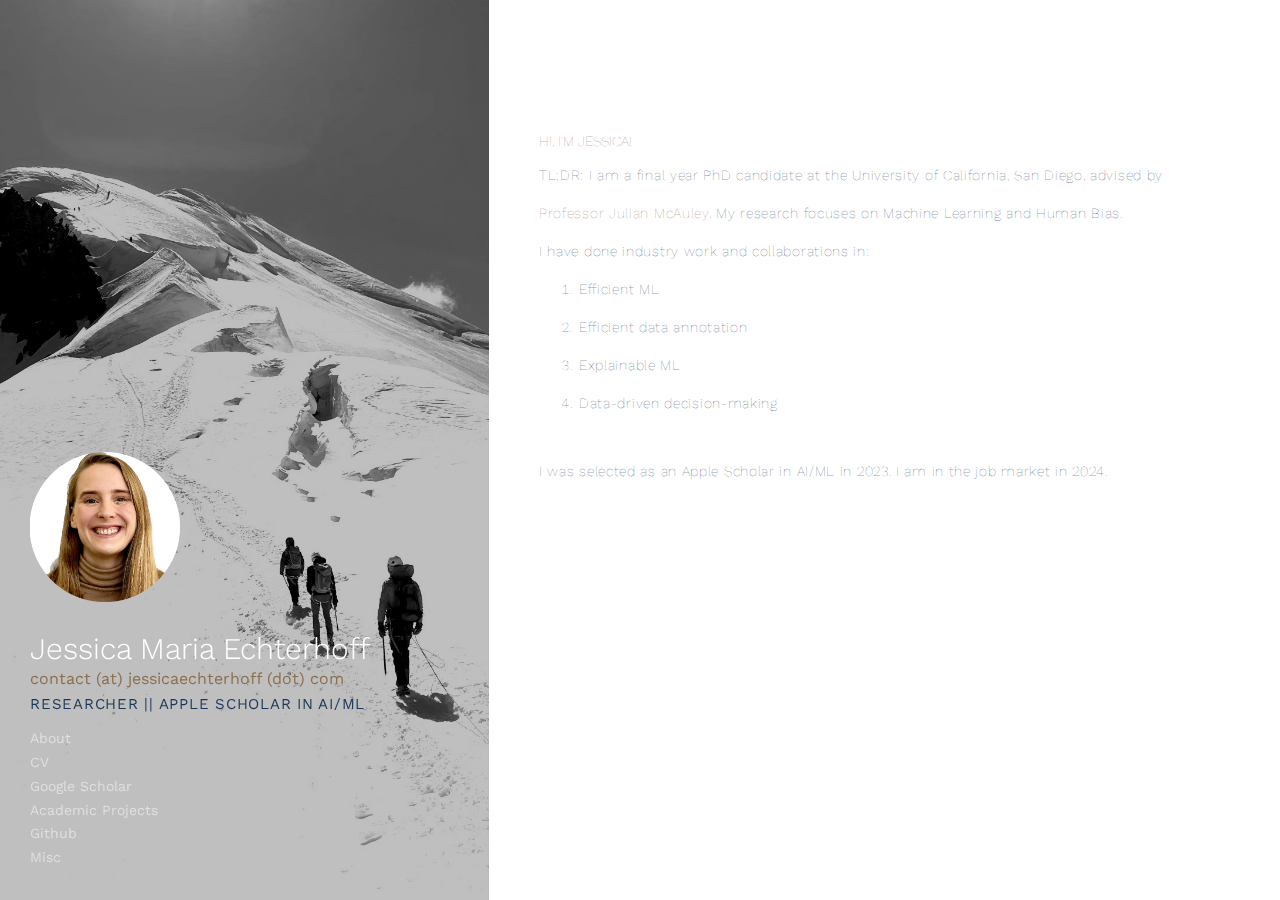
<file: index.html>
<!DOCTYPE HTML>
<html>
	<head>
	<meta charset="utf-8">
	<meta http-equiv="X-UA-Compatible" content="IE=edge">
	<title>Jessica M. Echterhoff</title>
	<meta name="viewport" content="width=device-width, initial-scale=1">
	<meta name="description" content="Free HTML5 Website Template by freehtml5.co" />
	<meta name="keywords" content="free website templates, free html5, free template, free bootstrap, free website template, html5, css3, mobile first, responsive" />
	<meta name="author" content="freehtml5.co" />

	<!-- 
	//////////////////////////////////////////////////////

	FREE HTML5 TEMPLATE 
	DESIGNED & DEVELOPED by FreeHTML5.co
		
	Website: 		http://freehtml5.co/
	Email: 			info@freehtml5.co
	Twitter: 		http://twitter.com/fh5co
	Facebook: 		https://www.facebook.com/fh5co

	//////////////////////////////////////////////////////
	 -->

  	<!-- Facebook and Twitter integration -->
	<meta property="og:title" content=""/>
	<meta property="og:image" content=""/>
	<meta property="og:url" content=""/>
	<meta property="og:site_name" content=""/>
	<meta property="og:description" content=""/>
	<meta name="twitter:title" content="" />
	<meta name="twitter:image" content="" />
	<meta name="twitter:url" content="" />
	<meta name="twitter:card" content="" />

	<link href="https://fonts.googleapis.com/css?family=Work+Sans:300,400,500,700,800" rel="stylesheet">
	
	<!-- Animate.css -->
	<link rel="stylesheet" href="css/animate.css">
	<!-- Icomoon Icon Fonts-->
	<link rel="stylesheet" href="css/icomoon.css">
	<!-- Bootstrap  -->
	<link rel="stylesheet" href="css/bootstrap.css">
	
	<!-- Theme style  -->
	<link rel="stylesheet" href="css/style.css">

	<!-- Modernizr JS -->
	<script src="js/modernizr-2.6.2.min.js"></script>
	<!-- FOR IE9 below -->
	<!--[if lt IE 9]>
	<script src="js/respond.min.js"></script>
	<![endif]-->

	</head>
	<body>
		
	<div class="fh5co-loader"></div>
	
	<div id="page">
		<div id="fh5co-aside" style="background-image: url(images/image_1.jpg)">
			<div class="overlay"></div>
			<div class="featured">
                <img style="margin-bottom:30px" src="images/jess.png" alt="Jessica Maria Echterhoff" width="150" height="150" padding-bottom="100px">
				<h2 margin-bottom="0px">Jessica Maria Echterhoff</h2>
                contact (at) jessicaechterhoff (dot) com
                <span>Researcher || Apple Scholar in AI/ML </span>
				<div class="menuItem">
                    <a href="index.html">About</a>
                </div>
                <div class="menuItem">
                    <a href="CV_jechterhoff.pdf" target="_blank">CV</a>
                </div>
				<div class="menuItem">
                    <a href="https://scholar.google.de/citations?user=N0xdW00AAAAJ&hl=de&oi=ao" target="_blank">Google Scholar</a>
                </div>
				<div class="menuItem">
                    <a href="projects.html">Academic Projects</a>
                </div>
				<div class="menuItem">
                    <a href="https://github.com/jessicamecht" target="_blank">Github</a>
                </div>
				<div class="menuItem">
                    <a href="feature.html">Misc</a>
                </div>
                <!--<div class="menuItem">
                    <a href="Miscellaneous">Miscellaneous</a>
                </div>-->
                
			</div>
		</div>
        <div id="fh5co-main-content">
            <div class="fh5co-post">
                <div class="paddingTitle">
                </div>
            </div>
        </div>
		<div id="fh5co-main-content">
			<div class="fh5co-post"> 
				<div class=" padding">
					<!--<img src="images/project-1.jpg" alt="Facial Tracking Demo">-->
						<span class="fh5co-post-date-2">Hi, I'm Jessica!</span>
						<p class="fh5co-post-2">TL;DR: I am a final year PhD candidate at the University of California, San Diego, advised by <a href="https://cseweb.ucsd.edu/~jmcauley/">Professor Julian McAuley</a>.
							My research focuses on Machine Learning and Human Bias.</p>
						<p class="fh5co-post-2">	I have done industry work and collaborations in:
							<ol class="fh5co-post-2" type="1">
								<li>Efficient ML</li>
								<li>Efficient data annotation</li>
								<li>Explainable ML</li>
								<li>Data-driven decision-making</li>
							  </ol>  </p>
						 <!--<p class="fh5co-post-2">In my earlier life, I earned BS degrees in Computer Science; Management and Technology at TU Munich and researched wearables.</p>-->
						 <p class="fh5co-post-2">I was selected as an Apple Scholar in AI/ML in 2023. I am in the job market in 2024.</p>
				</div>
			</div>
		</div>
	</div>

	
	<!-- jQuery -->
	<script src="js/jquery.min.js"></script>
	<!-- jQuery Easing -->
	<script src="js/jquery.easing.1.3.js"></script>
	<!-- Bootstrap -->
	<script src="js/bootstrap.min.js"></script>
	<!-- Waypoints -->
	<script src="js/jquery.waypoints.min.js"></script>
	<!-- Stellar Parallax -->
	<script src="js/jquery.stellar.min.js"></script>
	<!-- Main -->
	<script src="js/main.js"></script>

	</body>
</html>
</file>
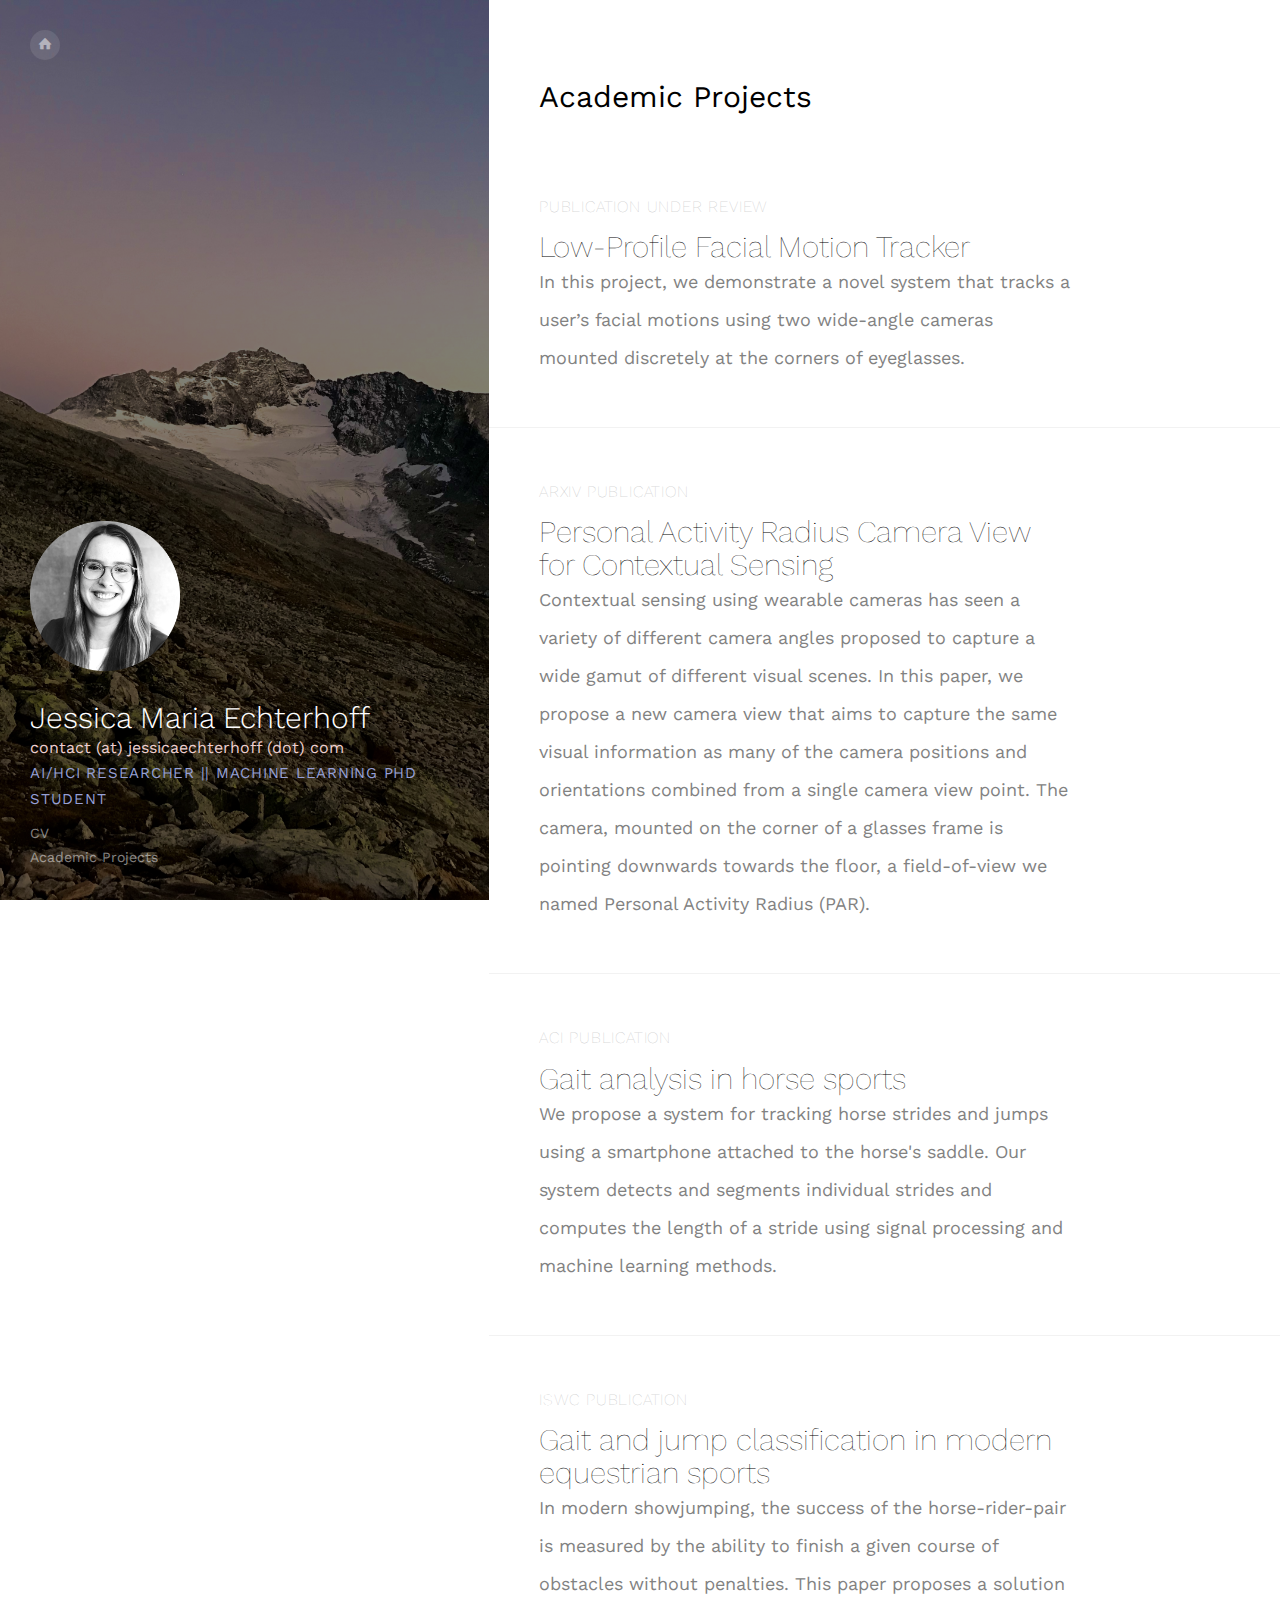
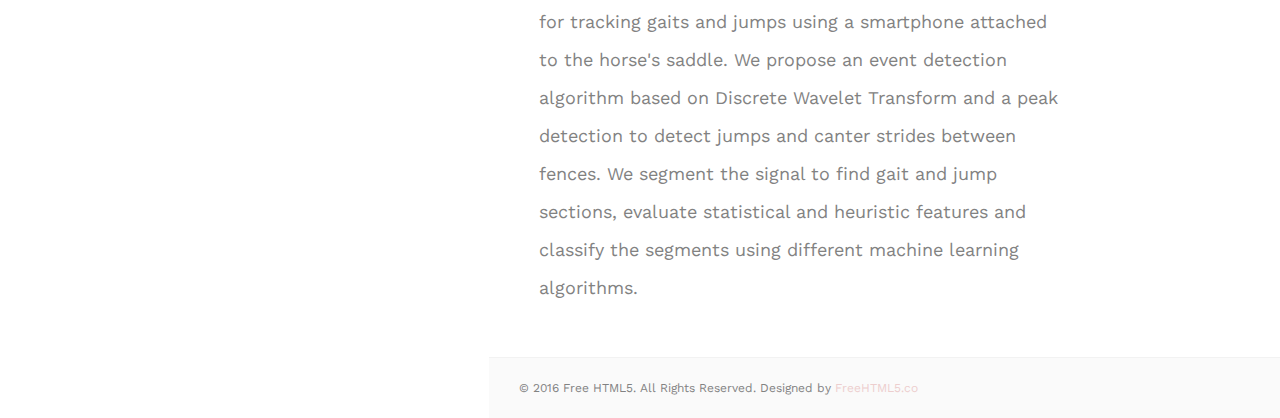
<file: story/index.html>
<!DOCTYPE HTML>
<html>
	<head>
	<meta charset="utf-8">
	<meta http-equiv="X-UA-Compatible" content="IE=edge">
	<title>Jessica M. Echterhoff</title>
	<meta name="viewport" content="width=device-width, initial-scale=1">
	<meta name="description" content="Free HTML5 Website Template by freehtml5.co" />
	<meta name="keywords" content="free website templates, free html5, free template, free bootstrap, free website template, html5, css3, mobile first, responsive" />
	<meta name="author" content="freehtml5.co" />

	<!-- 
	//////////////////////////////////////////////////////

	FREE HTML5 TEMPLATE 
	DESIGNED & DEVELOPED by FreeHTML5.co
		
	Website: 		http://freehtml5.co/
	Email: 			info@freehtml5.co
	Twitter: 		http://twitter.com/fh5co
	Facebook: 		https://www.facebook.com/fh5co

	//////////////////////////////////////////////////////
	 -->

  	<!-- Facebook and Twitter integration -->
	<meta property="og:title" content=""/>
	<meta property="og:image" content=""/>
	<meta property="og:url" content=""/>
	<meta property="og:site_name" content=""/>
	<meta property="og:description" content=""/>
	<meta name="twitter:title" content="" />
	<meta name="twitter:image" content="" />
	<meta name="twitter:url" content="" />
	<meta name="twitter:card" content="" />

	<link href="https://fonts.googleapis.com/css?family=Work+Sans:300,400,500,700,800" rel="stylesheet">
	
	<!-- Animate.css -->
	<link rel="stylesheet" href="css/animate.css">
	<!-- Icomoon Icon Fonts-->
	<link rel="stylesheet" href="css/icomoon.css">
	<!-- Bootstrap  -->
	<link rel="stylesheet" href="css/bootstrap.css">
	
	<!-- Theme style  -->
	<link rel="stylesheet" href="css/style.css">

	<!-- Modernizr JS -->
	<script src="js/modernizr-2.6.2.min.js"></script>
	<!-- FOR IE9 below -->
	<!--[if lt IE 9]>
	<script src="js/respond.min.js"></script>
	<![endif]-->

	</head>
	<body>
		
	<div class="fh5co-loader"></div>
	
	<div id="page">
		<div id="fh5co-aside" style="background-image: url(images/image_1.jpg)">
			<div class="overlay"></div>
			<nav role="navigation">
				<ul>
					<li><a href="index.html"><i class="icon-home"></i></a></li>
				</ul>
			</nav>
			<div class="featured">
                <img style="margin-bottom:30px" src="images/jess.png" alt="Jessica Maria Echterhoff" width="150" height="150" padding-bottom="100px">
				<h2 margin-bottom="0px">Jessica Maria Echterhoff</h2>
                contact (at) jessicaechterhoff (dot) com
                <span>AI/HCI Researcher || Machine Learning PhD Student</span>
                <div class="menuItem">
                    <a href="https://www.dropbox.com/s/dpw01amhjjnzkcc/resume.pdf?dl=0" target="_blank">CV</a>
                </div>
                <div class="menuItem">
                    <a href="index.html">Academic Projects</a>
                </div>
                <!--<div class="menuItem">
                    <a href="Miscellaneous">Miscellaneous</a>
                </div>-->
                
			</div>
		</div>
        <div id="fh5co-main-content">
            <div class="fh5co-post">
                <div class="paddingTitle">
            <h2>Academic Projects</h2>
                </div>
            </div>
        </div>
		<div id="fh5co-main-content">
			<div class="fh5co-post"> 
				<div class="fh5co-entry padding">
					<!--<img src="images/project-1.jpg" alt="Facial Tracking Demo">-->
					<div>
						<span class="fh5co-post-date">Publication Under Review</span>
						<h2><a href="facialTracking.html">Low-Profile Facial Motion Tracker</a></h2>
						<p>In this project, we demonstrate a novel system that tracks a user’s facial motions using two wide-angle cameras mounted discretely at the corners of eyeglasses.</p>
					</div>
				</div>

				<div class="fh5co-entry padding">
                    <!--<img src="images/project-2.jpg" alt="Free HTML5 Bootstrap Template by FreeHTML5.co">-->
					<div>
						<span class="fh5co-post-date">ArXiv Publication</span>
						<h2><a href="pars.html">Personal Activity Radius Camera View for Contextual Sensing</a></h2>
						<p>Contextual sensing using wearable cameras has seen a variety of different camera angles proposed to capture a wide gamut of different visual scenes. In this paper, we propose a new camera view that aims to capture the same visual information as many of the camera positions and orientations combined from a single camera view point. The camera, mounted on the corner of a glasses frame is pointing downwards towards the floor, a field-of-view we named Personal Activity Radius (PAR).</p>
					</div>
				</div>

				<div class="fh5co-entry padding">
                    <!--<img src="images/project-3.jpg" alt="Free HTML5 Bootstrap Template by FreeHTML5.co">-->
					<div>
						<span class="fh5co-post-date">ACI Publication</span>
						<h2><a href="gaitanalysis.html">Gait analysis in horse sports</a></h2>
						<p>We propose a system for tracking horse strides and jumps using a smartphone attached to the horse's saddle. Our system detects and segments individual strides and computes the length of a stride using signal processing and machine learning methods.</p>
					</div>
				</div>

				<div class="fh5co-entry padding">
                    <!--<img src="images/project-4.jpg" alt="Free HTML5 Bootstrap Template by FreeHTML5.co">-->
					<div>
						<span class="fh5co-post-date">ISWC Publication</span>
						<h2><a href="gaitandjump.html">Gait and jump classification in modern equestrian sports</a></h2>
						<p>In modern showjumping, the success of the horse-rider-pair is measured by the ability to finish a given course of obstacles without penalties. This paper proposes a solution for tracking gaits and jumps using a smartphone attached to the horse's saddle. We propose an event detection algorithm based on Discrete Wavelet Transform and a peak detection to detect jumps and canter strides between fences. We segment the signal to find gait and jump sections, evaluate statistical and heuristic features and classify the segments using different machine learning algorithms.</p>
					</div>
				</div>
				<footer>
					<div>
					&copy; 2016 Free HTML5. All Rights Reserved. Designed by <a href="http://freehtml5.co" target="_blank">FreeHTML5.co</a>
					</div>
				</footer>
			</div>
		</div>
	</div>

	<div class="gototop js-top">
		<a href="#" class="js-gotop"><i class="icon-arrow-up"></i></a>
	</div>
	
	<!-- jQuery -->
	<script src="js/jquery.min.js"></script>
	<!-- jQuery Easing -->
	<script src="js/jquery.easing.1.3.js"></script>
	<!-- Bootstrap -->
	<script src="js/bootstrap.min.js"></script>
	<!-- Waypoints -->
	<script src="js/jquery.waypoints.min.js"></script>
	<!-- Stellar Parallax -->
	<script src="js/jquery.stellar.min.js"></script>
	<!-- Main -->
	<script src="js/main.js"></script>

	</body>
</html>
</file>
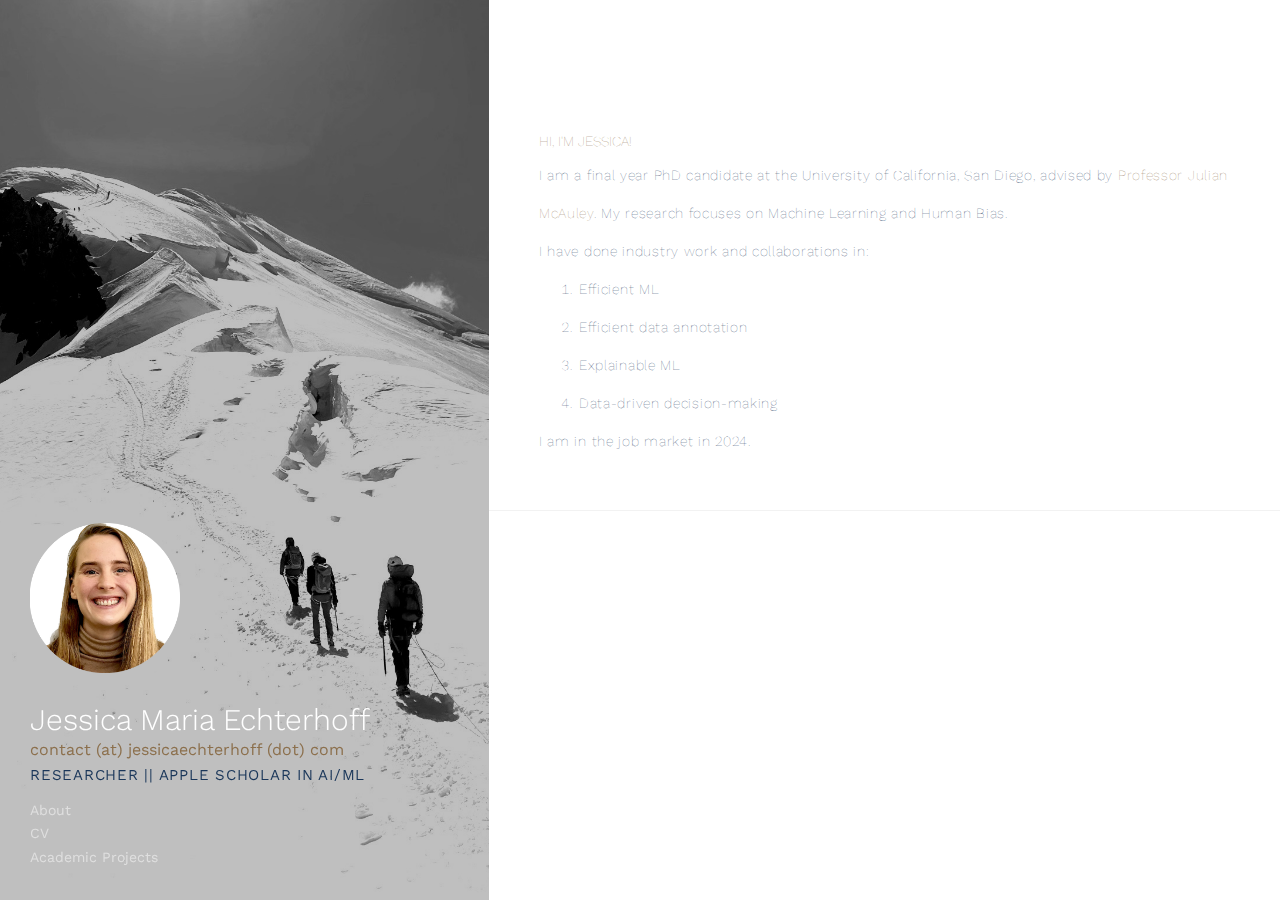
<file: about.html>
<!DOCTYPE HTML>
<html>
	<head>
	<meta charset="utf-8">
	<meta http-equiv="X-UA-Compatible" content="IE=edge">
	<title>Jessica M. Echterhoff</title>
	<meta name="viewport" content="width=device-width, initial-scale=1">
	<meta name="description" content="Free HTML5 Website Template by freehtml5.co" />
	<meta name="keywords" content="free website templates, free html5, free template, free bootstrap, free website template, html5, css3, mobile first, responsive" />
	<meta name="author" content="freehtml5.co" />

	<!-- 
	//////////////////////////////////////////////////////

	FREE HTML5 TEMPLATE 
	DESIGNED & DEVELOPED by FreeHTML5.co
		
	Website: 		http://freehtml5.co/
	Email: 			info@freehtml5.co
	Twitter: 		http://twitter.com/fh5co
	Facebook: 		https://www.facebook.com/fh5co

	//////////////////////////////////////////////////////
	 -->

  	<!-- Facebook and Twitter integration -->
	<meta property="og:title" content=""/>
	<meta property="og:image" content=""/>
	<meta property="og:url" content=""/>
	<meta property="og:site_name" content=""/>
	<meta property="og:description" content=""/>
	<meta name="twitter:title" content="" />
	<meta name="twitter:image" content="" />
	<meta name="twitter:url" content="" />
	<meta name="twitter:card" content="" />

	<link href="https://fonts.googleapis.com/css?family=Work+Sans:300,400,500,700,800" rel="stylesheet">
	
	<!-- Animate.css -->
	<link rel="stylesheet" href="css/animate.css">
	<!-- Icomoon Icon Fonts-->
	<link rel="stylesheet" href="css/icomoon.css">
	<!-- Bootstrap  -->
	<link rel="stylesheet" href="css/bootstrap.css">
	
	<!-- Theme style  -->
	<link rel="stylesheet" href="css/style.css">

	<!-- Modernizr JS -->
	<script src="js/modernizr-2.6.2.min.js"></script>
	<!-- FOR IE9 below -->
	<!--[if lt IE 9]>
	<script src="js/respond.min.js"></script>
	<![endif]-->

	</head>
	<body>
		
	<div class="fh5co-loader"></div>
	
	<div id="page">
		<div id="fh5co-aside" style="background-image: url(images/image_1.jpg)">
			<div class="overlay"></div>
			<div class="featured">
                <img style="margin-bottom:30px" src="images/jess.png" alt="Jessica Maria Echterhoff" width="150" height="150" padding-bottom="100px">
				<h2 margin-bottom="0px">Jessica Maria Echterhoff</h2>
                contact (at) jessicaechterhoff (dot) com
                <span>Researcher || Apple Scholar in AI/ML </span>
				<div class="menuItem">
                    <a href="about.html">About</a>
                </div>
                <div class="menuItem">
                    <a href="https://www.dropbox.com/s/wfkla6bpij2ncwa/resume.pdf?dl=0" target="_blank">CV</a>
                </div>
                <div class="menuItem">
                    <a href="index.html">Academic Projects</a>
                </div>
                <!--<div class="menuItem">
                    <a href="Miscellaneous">Miscellaneous</a>
                </div>-->
                
			</div>
		</div>
        <div id="fh5co-main-content">
            <div class="fh5co-post">
                <div class="paddingTitle">
                </div>
            </div>
        </div>
		<div id="fh5co-main-content">
			<div class="fh5co-post"> 
				<div class="fh5co-entry padding">
					<!--<img src="images/project-1.jpg" alt="Facial Tracking Demo">-->
						<span class="fh5co-post-date-2">hi, I'm Jessica!</span>
						<p class="fh5co-post-2">I am a final year PhD candidate at the University of California, San Diego, advised by <a href="https://cseweb.ucsd.edu/~jmcauley/">Professor Julian McAuley</a>.
							My research focuses on Machine Learning and Human Bias.</p>
						<p class="fh5co-post-2">	I have done industry work and collaborations in:
							<ol class="fh5co-post-2" type="1">
								<li>Efficient ML</li>
								<li>Efficient data annotation</li>
								<li>Explainable ML</li>
								<li>Data-driven decision-making</li>
							  </ol>  
						 <!--<p class="fh5co-post-2">In my earlier life, I earned BS degrees in Computer Science; Management and Technology at TU Munich and researched wearables.</p>-->
						 <p class="fh5co-post-2">I am in the job market in 2024.</p>
				</div>
			</div>
		</div>
	</div>

	
	<!-- jQuery -->
	<script src="js/jquery.min.js"></script>
	<!-- jQuery Easing -->
	<script src="js/jquery.easing.1.3.js"></script>
	<!-- Bootstrap -->
	<script src="js/bootstrap.min.js"></script>
	<!-- Waypoints -->
	<script src="js/jquery.waypoints.min.js"></script>
	<!-- Stellar Parallax -->
	<script src="js/jquery.stellar.min.js"></script>
	<!-- Main -->
	<script src="js/main.js"></script>

	</body>
</html>
</file>
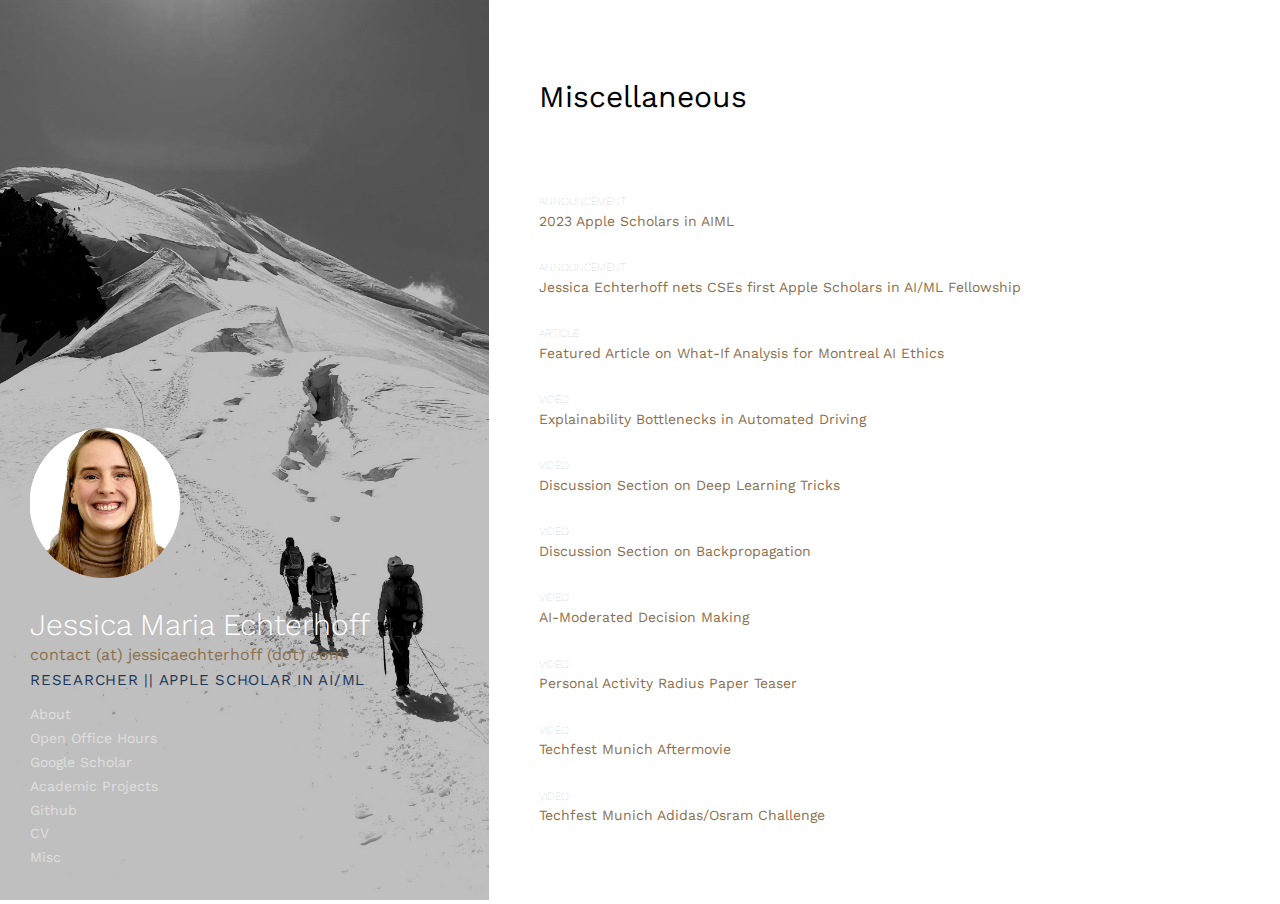
<file: feature.html>
<!DOCTYPE HTML>
<html>
	<head>
	<meta charset="utf-8">
	<meta http-equiv="X-UA-Compatible" content="IE=edge">
	<title>Jessica M. Echterhoff</title>
	<meta name="viewport" content="width=device-width, initial-scale=1">
	<meta name="description" content="Free HTML5 Website Template by freehtml5.co" />
	<meta name="keywords" content="free website templates, free html5, free template, free bootstrap, free website template, html5, css3, mobile first, responsive" />
	<meta name="author" content="freehtml5.co" />

	<!-- 
	//////////////////////////////////////////////////////

	FREE HTML5 TEMPLATE 
	DESIGNED & DEVELOPED by FreeHTML5.co
		
	Website: 		http://freehtml5.co/
	Email: 			info@freehtml5.co
	Twitter: 		http://twitter.com/fh5co
	Facebook: 		https://www.facebook.com/fh5co

	//////////////////////////////////////////////////////
	 -->

  	<!-- Facebook and Twitter integration -->
	<meta property="og:title" content=""/>
	<meta property="og:image" content=""/>
	<meta property="og:url" content=""/>
	<meta property="og:site_name" content=""/>
	<meta property="og:description" content=""/>
	<meta name="twitter:title" content="" />
	<meta name="twitter:image" content="" />
	<meta name="twitter:url" content="" />
	<meta name="twitter:card" content="" />

	<link href="https://fonts.googleapis.com/css?family=Work+Sans:300,400,500,700,800" rel="stylesheet">
	
	<!-- Animate.css -->
	<link rel="stylesheet" href="css/animate.css">
	<!-- Icomoon Icon Fonts-->
	<link rel="stylesheet" href="css/icomoon.css">
	<!-- Bootstrap  -->
	<link rel="stylesheet" href="css/bootstrap.css">
	
	<!-- Theme style  -->
	<link rel="stylesheet" href="css/style.css">

	<!-- Modernizr JS -->
	<script src="js/modernizr-2.6.2.min.js"></script>
	<!-- FOR IE9 below -->
	<!--[if lt IE 9]>
	<script src="js/respond.min.js"></script>
	<![endif]-->

	</head>
	<body>
		
	<div class="fh5co-loader"></div>
	
	<div id="page">
		<div id="fh5co-aside" style="background-image: url(images/image_1.jpg)">
			<div class="overlay"></div>
			<div class="featured">
                <img style="margin-bottom:30px" src="images/jess.png" alt="Jessica Maria Echterhoff" width="150" height="150" padding-bottom="100px">
				<h2 margin-bottom="0px">Jessica Maria Echterhoff</h2>
                contact (at) jessicaechterhoff (dot) com
                <span>Researcher || Apple Scholar in AI/ML </span>
				<div class="menuItem">
                    <a href="index.html">About</a>
                </div>
				<div class="menuItem">
                    <a href="oh.html">Open Office Hours</a>
                </div>
				<div class="menuItem">
                    <a href="https://scholar.google.de/citations?user=N0xdW00AAAAJ&hl=de&oi=ao" target="_blank">Google Scholar</a>
                </div>
				<div class="menuItem">
                    <a href="projects.html">Academic Projects</a>
                </div>
				<div class="menuItem">
                    <a href="https://github.com/jessicamecht" target="_blank">Github</a>
                </div>
				<div class="menuItem">
                    <a href="CV_jechterhoff.pdf" target="_blank">CV</a>
                </div>
				<div class="menuItem">
                    <a href="feature.html">Misc</a>
                </div>
                <!--<div class="menuItem">
                    <a href="Miscellaneous">Miscellaneous</a>
                </div>-->
                
			</div>
		</div>
        <div id="fh5co-main-content">
            <div class="fh5co-post">
                <div class="paddingTitle">
            <h2>Miscellaneous</h2>
                </div>
            </div>
        </div>
		<div id="fh5co-main-content">
			<div class="fh5co-post"> 
				<div class=" padding">
					<!--<img src="images/project-1.jpg" alt="Facial Tracking Demo">-->
					
						<span class="fh5co-post-date">Announcement</span>
						<h5><a href="https://machinelearning.apple.com/updates/apple-scholars-aiml-2023">2023 Apple Scholars in AIML</a></h5>
						<span class="fh5co-post-date">Announcement</span>
						<h5><a href="https://cse.ucsd.edu/about/news/jessica-echterhoff-ms-22-phd-25-nets-cses-first-apple-scholars-aiml-fellowship">Jessica Echterhoff nets CSEs first Apple Scholars in AI/ML Fellowship</a></h5>
						<span class="fh5co-post-date">Article</span>
						<h5><a href="https://montrealethics.ai/should-you-make-your-decisions-on-a-whim-data-driven-decision-making-using-a-what-if-machine-for-evaluation-of-hypothetical-scenarios/">Featured Article on What-If Analysis for Montreal AI Ethics</a></h5>
						<span class="fh5co-post-date">Video</span>
						<h5><a href="https://www.youtube.com/watch?v=0m3U8gZGVnk">Explainability Bottlenecks in Automated Driving</a></h5>
						<span class="fh5co-post-date">Video</span>
						<h5><a href="https://www.youtube.com/watch?v=igx6ELO7Zv8&t=179s">Discussion Section on Deep Learning Tricks</a></h5>
						<span class="fh5co-post-date">Video</span>
						<h5><a href="https://www.youtube.com/watch?v=tN4TRIa3Ip8">Discussion Section on Backpropagation</a></h5>
						<span class="fh5co-post-date">Video</span>
						<h5><a href="https://www.youtube.com/watch?v=XpwYt_JCHwU">AI-Moderated Decision Making</a></h5>
						<span class="fh5co-post-date">Video</span>
						<h5><a href="https://www.youtube.com/watch?v=03M9gzI9T9g">Personal Activity Radius Paper Teaser</a></h5>
						<span class="fh5co-post-date">Video</span>
						<h5><a href="https://www.youtube.com/watch?v=hfHkv0TGjgY">Techfest Munich Aftermovie</a></h5>
						<span class="fh5co-post-date">Video</span>
						<h5><a href="https://www.youtube.com/watch?v=qKy60M58csk">Techfest Munich Adidas/Osram Challenge</a></h5>
				</div>
			</div>
		</div>
	</div>
	
	<!-- jQuery -->
	<script src="js/jquery.min.js"></script>
	<!-- jQuery Easing -->
	<script src="js/jquery.easing.1.3.js"></script>
	<!-- Bootstrap -->
	<script src="js/bootstrap.min.js"></script>
	<!-- Waypoints -->
	<script src="js/jquery.waypoints.min.js"></script>
	<!-- Stellar Parallax -->
	<script src="js/jquery.stellar.min.js"></script>
	<!-- Main -->
	<script src="js/main.js"></script>

	</body>
</html>
</file>
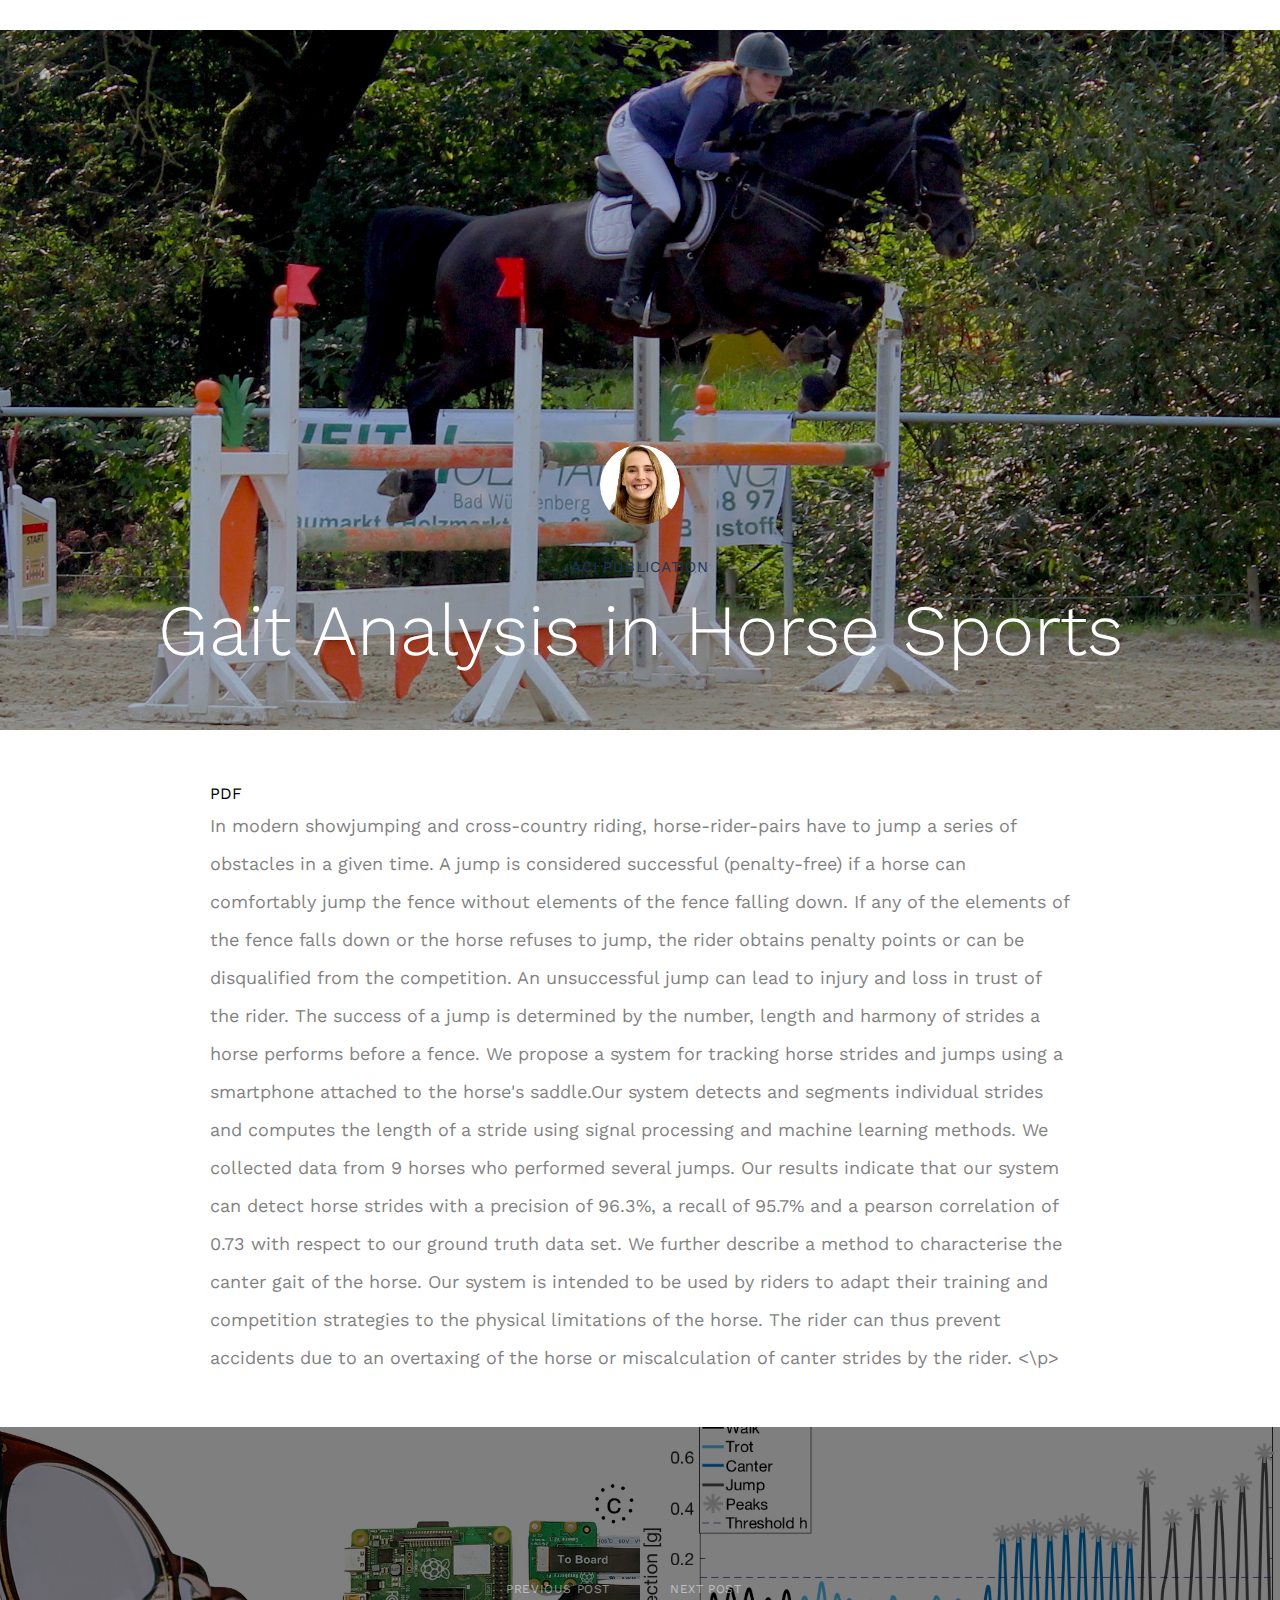
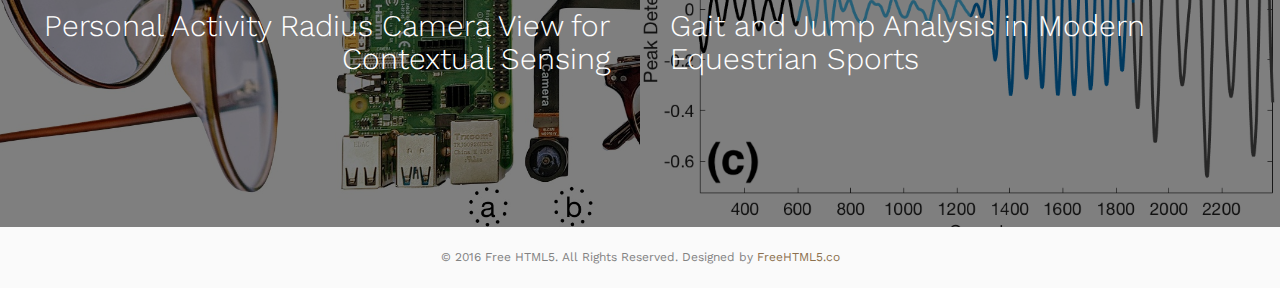
<file: gaitanalysis.html>
<!DOCTYPE HTML>
<html>
	<head>
	<meta charset="utf-8">
	<meta http-equiv="X-UA-Compatible" content="IE=edge">
	<title>JME - Gait Analysis in Horse Sports</title>
	<meta name="viewport" content="width=device-width, initial-scale=1">
	<meta name="description" content="Free HTML5 Website Template by freehtml5.co" />
	<meta name="keywords" content="free website templates, free html5, free template, free bootstrap, free website template, html5, css3, mobile first, responsive" />
	<meta name="author" content="freehtml5.co" />

	<!-- 
	//////////////////////////////////////////////////////

	FREE HTML5 TEMPLATE 
	DESIGNED & DEVELOPED by FreeHTML5.co
		
	Website: 		http://freehtml5.co/
	Email: 			info@freehtml5.co
	Twitter: 		http://twitter.com/fh5co
	Facebook: 		https://www.facebook.com/fh5co

	//////////////////////////////////////////////////////
	 -->

  	<!-- Facebook and Twitter integration -->
	<meta property="og:title" content=""/>
	<meta property="og:image" content=""/>
	<meta property="og:url" content=""/>
	<meta property="og:site_name" content=""/>
	<meta property="og:description" content=""/>
	<meta name="twitter:title" content="" />
	<meta name="twitter:image" content="" />
	<meta name="twitter:url" content="" />
	<meta name="twitter:card" content="" />

	<link href="https://fonts.googleapis.com/css?family=Work+Sans:300,400,500,700,800" rel="stylesheet">
	
	<!-- Animate.css -->
	<link rel="stylesheet" href="css/animate.css">
	<!-- Icomoon Icon Fonts-->
	<link rel="stylesheet" href="css/icomoon.css">
	<!-- Bootstrap  -->
	<link rel="stylesheet" href="css/bootstrap.css">
	
	<!-- Theme style  -->
	<link rel="stylesheet" href="css/style.css">

	<!-- Modernizr JS -->
	<script src="js/modernizr-2.6.2.min.js"></script>
	<!-- FOR IE9 below -->
	<!--[if lt IE 9]>
	<script src="js/respond.min.js"></script>
	<![endif]-->

	</head>
	<body class="single">
		
	<div class="fh5co-loader"></div>
	
	<div id="page">
		<div id="fh5co-aside" style="background-image: url(images/project-3.jpg)" data-stellar-background-ratio="0.5">
			<div class="overlay"></div>
			<nav role="navigation">
				<ul>
					<li><a href="index.html"><i class="icon-home"></i></a></li>
				</ul>
			</nav>
			<div class="page-title">
				<img src="images/jess.png" alt="Free HTML5 by FreeHTMl5.co">
				<span>ACI Publication</span>
				<h2>Gait Analysis in Horse Sports</h2>
			</div>
		</div>
		<div id="fh5co-main-content">
			<div class="fh5co-post"> 
				<div class="fh5co-entry padding">
					<div>
                        <a href="https://dl.acm.org/doi/abs/10.1145/3295598.3295601?casa_token=h5iEWAgIDlsAAAAA:--K3lMl1AD9XTDxLcts3PkXQuN1bePAvkAsrldq38PiWq0oDg_YPD7-FcLo_JJPd5xMIgIw71vQYGw">PDF</a>
                        <p>
                        In modern showjumping and cross-country riding, horse-rider-pairs have to jump a series of obstacles in a given time. A jump is considered successful (penalty-free) if a horse can comfortably jump the fence without elements of the fence falling down. If any of the elements of the fence falls down or the horse refuses to jump, the rider obtains penalty points or can be disqualified from the competition. An unsuccessful jump can lead to injury and loss in trust of the rider. The success of a jump is determined by the number, length and harmony of strides a horse performs before a fence. We propose a system for tracking horse strides and jumps using a smartphone attached to the horse's saddle.Our system detects and segments individual strides and computes the length of a stride using signal processing and machine learning methods. We collected data from 9 horses who performed several jumps. Our results indicate that our system can detect horse strides with a precision of 96.3%, a recall of 95.7% and a pearson correlation of 0.73 with respect to our ground truth data set. We further describe a method to characterise the canter gait of the horse. Our system is intended to be used by riders to adapt their training and competition strategies to the physical limitations of the horse. The rider can thus prevent accidents due to an overtaxing of the horse or miscalculation of canter strides by the rider.
                        <\p>
					</div>
				</div>
				
				

			</div>
		</div>
	</div>

	<div class="fh5co-navigation">
		<div class="fh5co-cover prev fh5co-cover-sm" style="background-image: url(images/project-2.jpg)">
			<div class="overlay"></div>

			<a class="copy" href="pars.html">
				<div class="display-t">
					<div class="display-tc">
						<div>
							<span>Previous Post</span>
							<h2>Personal Activity Radius Camera View for Contextual Sensing</h2>
						</div>
					</div>
				</div>
			</a>

		</div>
		<div class="fh5co-cover next fh5co-cover-sm" style="background-image: url(images/project-4.jpg)">
			<div class="overlay"></div>
			<a class="copy" href="gaitandjump.html">
				<div class="display-t">
					<div class="display-tc">
						<div>
							<span>Next Post</span>
							<h2>Gait and Jump Analysis in Modern Equestrian Sports</h2>
						</div>
					</div>
				</div>
			</a>

		</div>
	</div>

	<footer>
		<div>
					&copy; 2016 Free HTML5. All Rights Reserved. Designed by <a href="http://freehtml5.co" target="_blank">FreeHTML5.co</a>
					</div>
				</footer>

	<div class="gototop js-top">
		<a href="#" class="js-gotop"><i class="icon-arrow-up"></i></a>
	</div>
	
	<!-- jQuery -->
	<script src="js/jquery.min.js"></script>
	<!-- jQuery Easing -->
	<script src="js/jquery.easing.1.3.js"></script>
	<!-- Bootstrap -->
	<script src="js/bootstrap.min.js"></script>
	<!-- Waypoints -->
	<script src="js/jquery.waypoints.min.js"></script>
	<!-- Stellar Parallax -->
	<script src="js/jquery.stellar.min.js"></script>
	<!-- Main -->
	<script src="js/main.js"></script>

	</body>
</html>
</file>
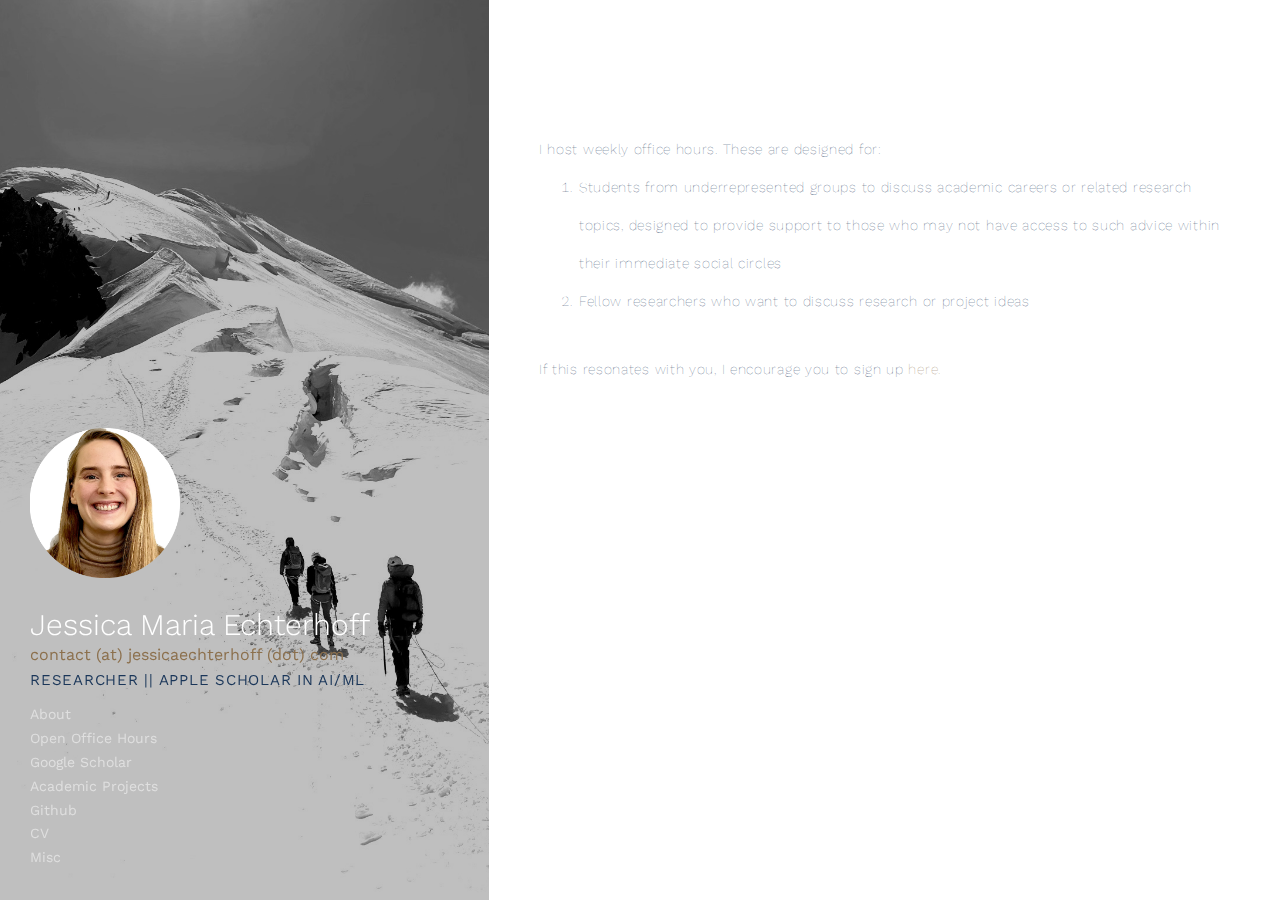
<file: oh.html>
<!DOCTYPE HTML>
<html>
	<head>
	<meta charset="utf-8">
	<meta http-equiv="X-UA-Compatible" content="IE=edge">
	<title>Jessica M. Echterhoff</title>
	<meta name="viewport" content="width=device-width, initial-scale=1">
	<meta name="description" content="Free HTML5 Website Template by freehtml5.co" />
	<meta name="keywords" content="free website templates, free html5, free template, free bootstrap, free website template, html5, css3, mobile first, responsive" />
	<meta name="author" content="freehtml5.co" />

	<!-- 
	//////////////////////////////////////////////////////

	FREE HTML5 TEMPLATE 
	DESIGNED & DEVELOPED by FreeHTML5.co
		
	Website: 		http://freehtml5.co/
	Email: 			info@freehtml5.co
	Twitter: 		http://twitter.com/fh5co
	Facebook: 		https://www.facebook.com/fh5co

	//////////////////////////////////////////////////////
	 -->

  	<!-- Facebook and Twitter integration -->
	<meta property="og:title" content=""/>
	<meta property="og:image" content=""/>
	<meta property="og:url" content=""/>
	<meta property="og:site_name" content=""/>
	<meta property="og:description" content=""/>
	<meta name="twitter:title" content="" />
	<meta name="twitter:image" content="" />
	<meta name="twitter:url" content="" />
	<meta name="twitter:card" content="" />

	<link href="https://fonts.googleapis.com/css?family=Work+Sans:300,400,500,700,800" rel="stylesheet">
	
	<!-- Animate.css -->
	<link rel="stylesheet" href="css/animate.css">
	<!-- Icomoon Icon Fonts-->
	<link rel="stylesheet" href="css/icomoon.css">
	<!-- Bootstrap  -->
	<link rel="stylesheet" href="css/bootstrap.css">
	
	<!-- Theme style  -->
	<link rel="stylesheet" href="css/style.css">

	<!-- Modernizr JS -->
	<script src="js/modernizr-2.6.2.min.js"></script>
	<!-- FOR IE9 below -->
	<!--[if lt IE 9]>
	<script src="js/respond.min.js"></script>
	<![endif]-->

	</head>
	<body>
		
	<div class="fh5co-loader"></div>
	
	<div id="page">
		<div id="fh5co-aside" style="background-image: url(images/image_1.jpg)">
			<div class="overlay"></div>
			<div class="featured">
                <img style="margin-bottom:30px" src="images/jess.png" alt="Jessica Maria Echterhoff" width="150" height="150" padding-bottom="100px">
				<h2 margin-bottom="0px">Jessica Maria Echterhoff</h2>
                contact (at) jessicaechterhoff (dot) com
                <span>Researcher || Apple Scholar in AI/ML </span>
				<div class="menuItem">
                    <a href="index.html">About</a>
                </div>
				<div class="menuItem">
                    <a href="oh.html">Open Office Hours</a>
                </div>
				<div class="menuItem">
                    <a href="https://scholar.google.de/citations?user=N0xdW00AAAAJ&hl=de&oi=ao" target="_blank">Google Scholar</a>
                </div>
				<div class="menuItem">
                    <a href="projects.html">Academic Projects</a>
                </div>
				<div class="menuItem">
                    <a href="https://github.com/jessicamecht" target="_blank">Github</a>
                </div>
				<div class="menuItem">
                    <a href="CV_jechterhoff.pdf" target="_blank">CV</a>
                </div>
				<div class="menuItem">
                    <a href="feature.html">Misc</a>
                </div>
                <!--<div class="menuItem">
                    <a href="Miscellaneous">Miscellaneous</a>
                </div>-->
                
			</div>
		</div>
        <div id="fh5co-main-content">
            <div class="fh5co-post">
                <div class="paddingTitle">
                </div>
            </div>
        </div>
		<div id="fh5co-main-content">
			<div class="fh5co-post"> 
				<div class=" padding">
					<!--<img src="images/project-1.jpg" alt="Facial Tracking Demo">-->
					<p class="fh5co-post-2">	I host weekly office hours. These are designed for:
						<ol class="fh5co-post-2" type="1">
							<li>Students from underrepresented groups to discuss academic careers or related research topics, designed to provide support to those who may not have access to such advice within their immediate social circles</li>
							<li>Fellow researchers who want to discuss research or project ideas</li>
						  </ol>  </p>
						  
					 <p class="fh5co-post-2">If this resonates with you, I encourage you to sign up <a href="https://calendly.com/jechterh-ucsd/30min">here.</a></p> </div>
			</div>
		</div>
	</div>

	
	<!-- jQuery -->
	<script src="js/jquery.min.js"></script>
	<!-- jQuery Easing -->
	<script src="js/jquery.easing.1.3.js"></script>
	<!-- Bootstrap -->
	<script src="js/bootstrap.min.js"></script>
	<!-- Waypoints -->
	<script src="js/jquery.waypoints.min.js"></script>
	<!-- Stellar Parallax -->
	<script src="js/jquery.stellar.min.js"></script>
	<!-- Main -->
	<script src="js/main.js"></script>

	</body>
</html>
</file>
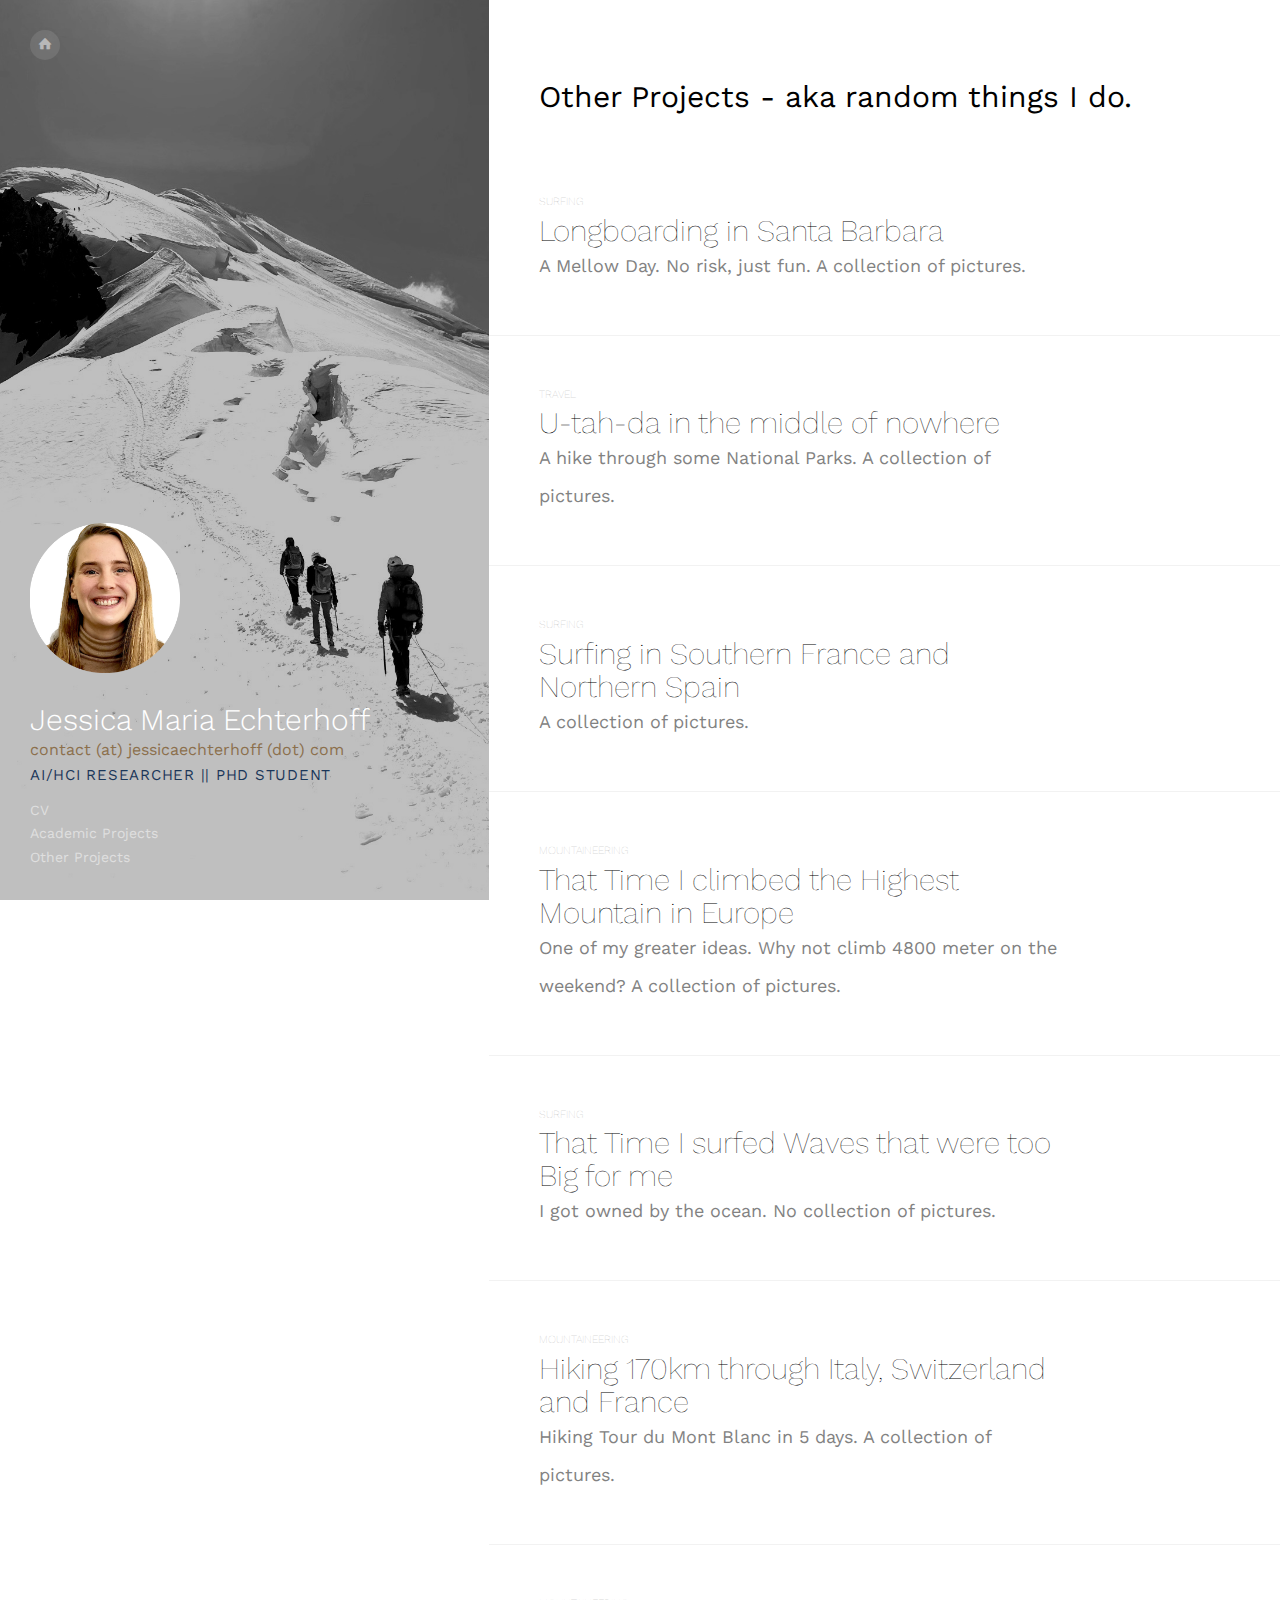
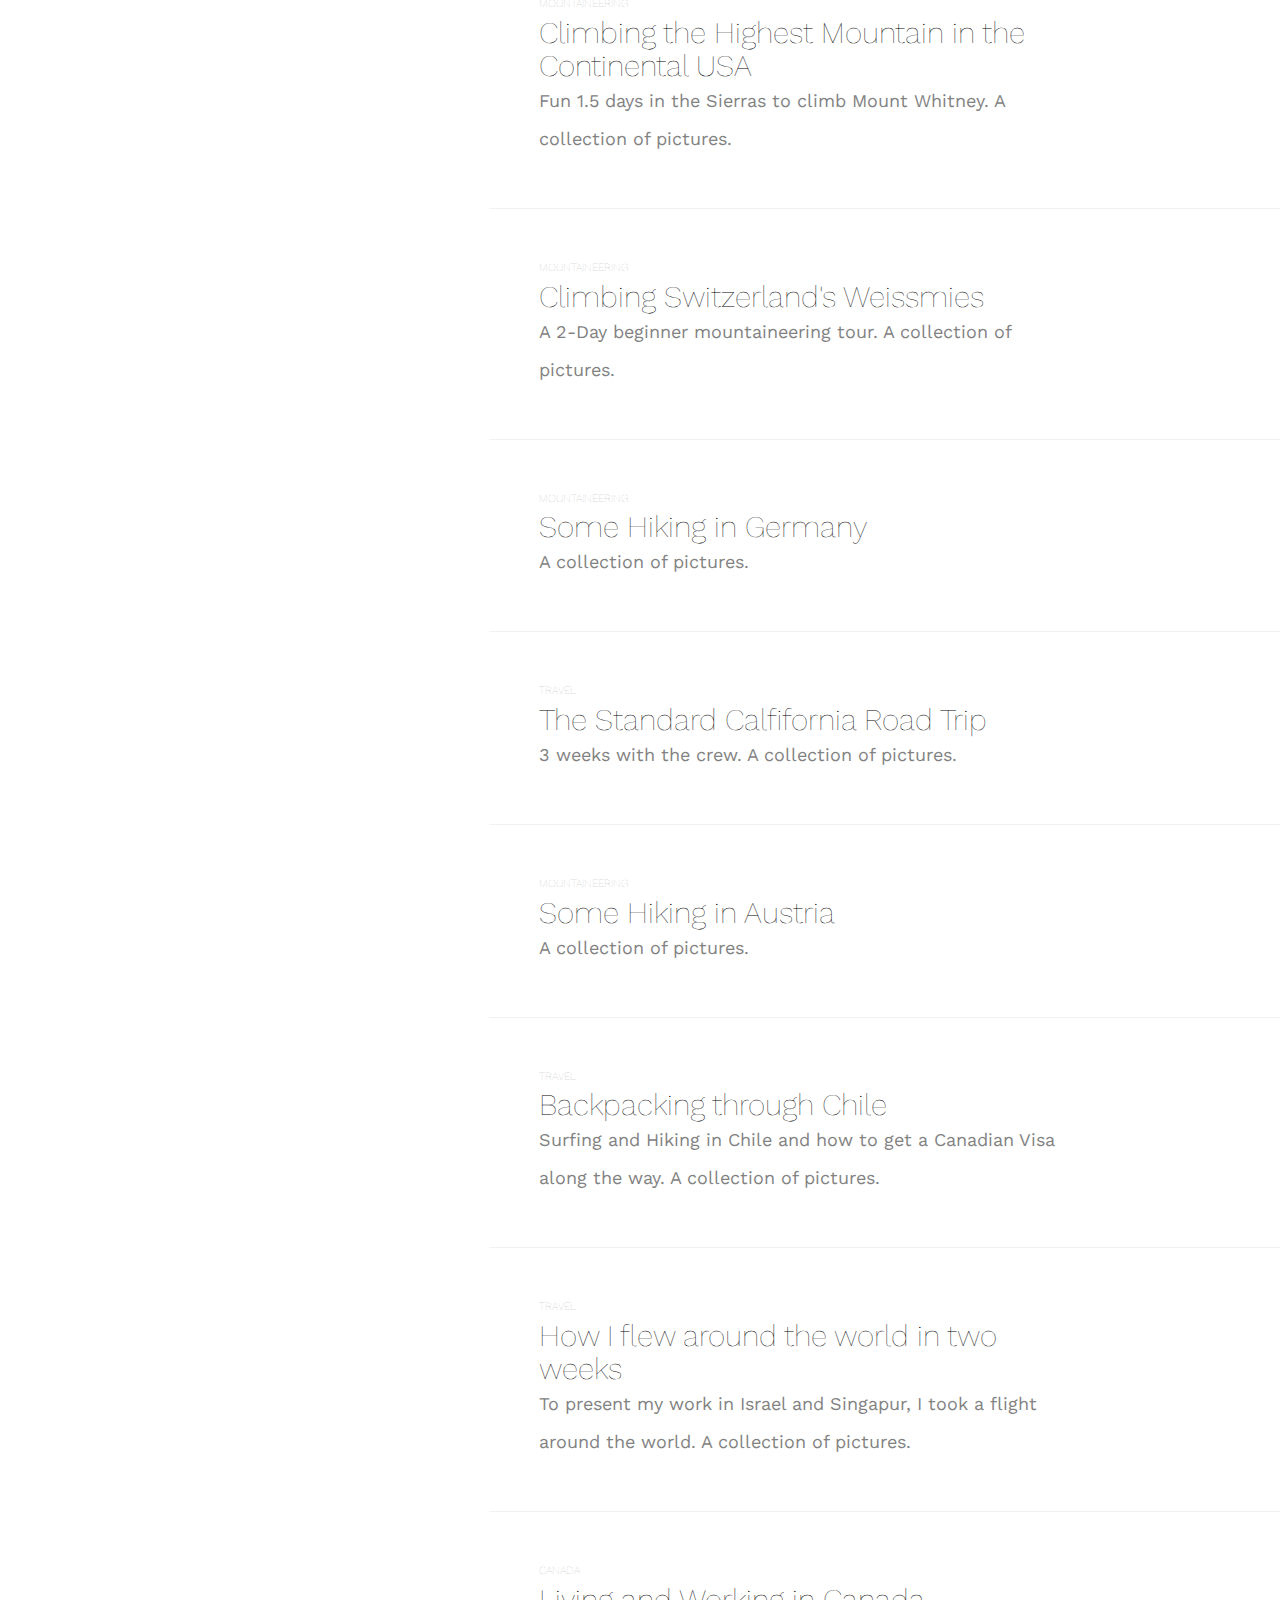
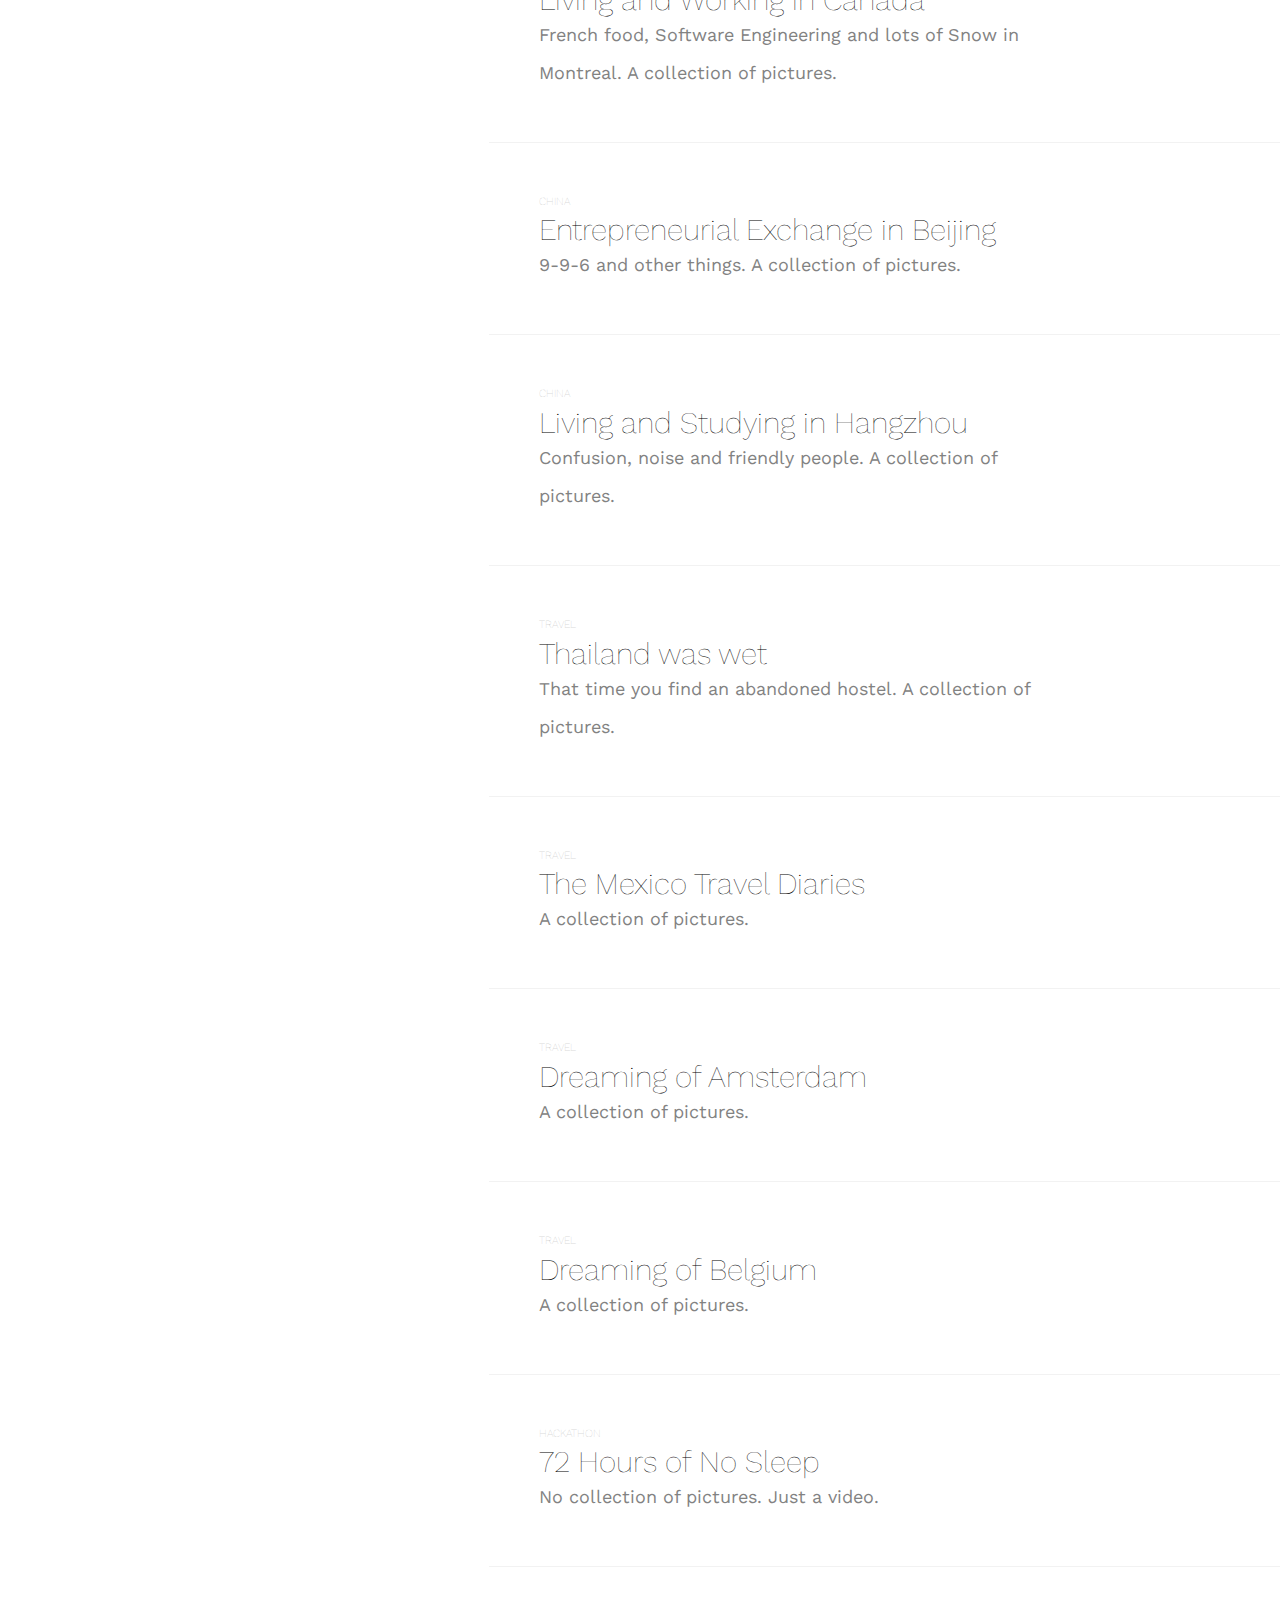
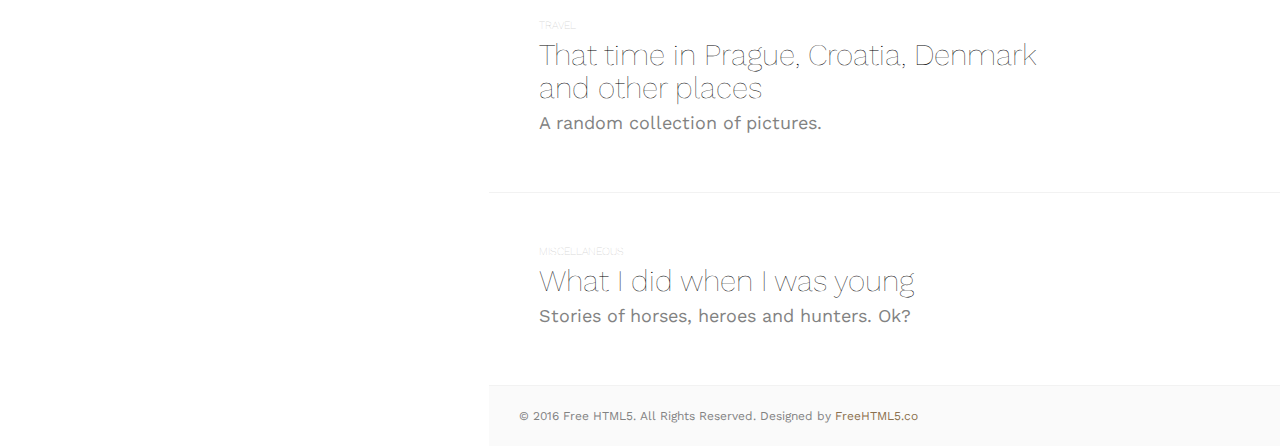
<file: other.html>
<!DOCTYPE HTML>
<html>
	<head>
	<meta charset="utf-8">
	<meta http-equiv="X-UA-Compatible" content="IE=edge">
	<title>Jessica M. Echterhoff</title>
	<meta name="viewport" content="width=device-width, initial-scale=1">
	<meta name="description" content="Free HTML5 Website Template by freehtml5.co" />
	<meta name="keywords" content="free website templates, free html5, free template, free bootstrap, free website template, html5, css3, mobile first, responsive" />
	<meta name="author" content="freehtml5.co" />

	<!-- 
	//////////////////////////////////////////////////////

	FREE HTML5 TEMPLATE 
	DESIGNED & DEVELOPED by FreeHTML5.co
		
	Website: 		http://freehtml5.co/
	Email: 			info@freehtml5.co
	Twitter: 		http://twitter.com/fh5co
	Facebook: 		https://www.facebook.com/fh5co

	//////////////////////////////////////////////////////
	 -->

  	<!-- Facebook and Twitter integration -->
	<meta property="og:title" content=""/>
	<meta property="og:image" content=""/>
	<meta property="og:url" content=""/>
	<meta property="og:site_name" content=""/>
	<meta property="og:description" content=""/>
	<meta name="twitter:title" content="" />
	<meta name="twitter:image" content="" />
	<meta name="twitter:url" content="" />
	<meta name="twitter:card" content="" />

	<link href="https://fonts.googleapis.com/css?family=Work+Sans:300,400,500,700,800" rel="stylesheet">
	
	<!-- Animate.css -->
	<link rel="stylesheet" href="css/animate.css">
	<!-- Icomoon Icon Fonts-->
	<link rel="stylesheet" href="css/icomoon.css">
	<!-- Bootstrap  -->
	<link rel="stylesheet" href="css/bootstrap.css">
	
	<!-- Theme style  -->
	<link rel="stylesheet" href="css/style.css">

	<!-- Modernizr JS -->
	<script src="js/modernizr-2.6.2.min.js"></script>
	<!-- FOR IE9 below -->
	<!--[if lt IE 9]>
	<script src="js/respond.min.js"></script>
	<![endif]-->

	</head>
	<body>
		
	<div class="fh5co-loader"></div>
	
	<div id="page">
		<div id="fh5co-aside" style="background-image: url(images/image_1.jpg)">
			<div class="overlay"></div>
			<nav role="navigation">
				<ul>
					<li><a href="other.html"><i class="icon-home"></i></a></li>
				</ul>
			</nav>
			<div class="featured">
                <img style="margin-bottom:30px" src="images/jess.png" alt="Jessica Maria Echterhoff" width="150" height="150" padding-bottom="100px">
				<h2 margin-bottom="0px">Jessica Maria Echterhoff</h2>
                contact (at) jessicaechterhoff (dot) com
                <span>AI/HCI Researcher || PhD Student </span>
                <div class="menuItem">
                    <a href="https://www.dropbox.com/s/dpw01amhjjnzkcc/resume.pdf?dl=0" target="_blank">CV</a>
                </div>
                <div class="menuItem">
                    <a href="index.html">Academic Projects</a>
                </div>
				<div class="menuItem">
                    <a href="other.html">Other Projects</a>
                </div>
                <!--<div class="menuItem">
                    <a href="Miscellaneous">Miscellaneous</a>
                </div>-->
                
			</div>
		</div>
        <div id="fh5co-main-content">
            <div class="fh5co-post">
                <div class="paddingTitle">
            <h2>Other Projects - aka random things I do.</h2>
                </div>
            </div>
        </div>
		<div id="fh5co-main-content">
			<div class="fh5co-post"> 
				<div class="fh5co-entry padding">
				<div>
					<span class="fh5co-post-date">Surfing</span>
					<h2><a href="mtblanc.html">Longboarding in Santa Barbara</a></h2>
					<p>A Mellow Day. No risk, just fun. A collection of pictures.</p>
				</div>
				</div>
				<div class="fh5co-entry padding">
					<div>
						<span class="fh5co-post-date">Travel</span>
						<h2><a href="mtblanc.html">U-tah-da in the middle of nowhere</a></h2>
						<p>A hike through some National Parks. A collection of pictures.</p>
					</div>
					</div>
				<div class="fh5co-entry padding">
					<div>
						<span class="fh5co-post-date">Surfing</span>
						<h2><a href="mtblanc.html">Surfing in Southern France and Northern Spain</a></h2>
						<p>A collection of pictures.</p>
					</div>
					</div>
				<div class="fh5co-entry padding">
				<div>
					<span class="fh5co-post-date">Mountaineering</span>
					<h2><a href="mtblanc.html">That Time I climbed the Highest Mountain in Europe</a></h2>
					<p>One of my greater ideas. Why not climb 4800 meter on the weekend? A collection of pictures.</p>
				</div>
			</div>
			<div class="fh5co-entry padding">
				<div>
					<span class="fh5co-post-date">Surfing</span>
					<h2><a href="mtblanc.html">That Time I surfed Waves that were too Big for me</a></h2>
					<p>I got owned by the ocean. No collection of pictures. </p>
				</div>
				</div>
				<div class="fh5co-entry padding">
					<div>
						<span class="fh5co-post-date">Mountaineering</span>
						<h2><a href="mtblanc.html">Hiking 170km through Italy, Switzerland and France</a></h2>
						<p>Hiking Tour du Mont Blanc in 5 days. A collection of pictures.</p>
					</div>
				</div>
				<div class="fh5co-entry padding">
				<div>
					<span class="fh5co-post-date">Mountaineering</span>
					<h2><a href="mtblanc.html">Climbing the Highest Mountain in the Continental USA</a></h2>
					<p>Fun 1.5 days in the Sierras to climb Mount Whitney. A collection of pictures.</p>
				</div>
				</div>
				<div class="fh5co-entry padding">
				<div>
					<span class="fh5co-post-date">Mountaineering</span>
					<h2><a href="mtblanc.html">Climbing Switzerland's Weissmies</a></h2>
					<p>A 2-Day beginner mountaineering tour. A collection of pictures.</p>
				</div>
				</div>
				<div class="fh5co-entry padding">
					<div>
						<span class="fh5co-post-date">Mountaineering</span>
						<h2><a href="mtblanc.html">Some Hiking in Germany</a></h2>
						<p>A collection of pictures.</p>
					</div>
					</div>
					<div class="fh5co-entry padding">
						<div>
							<span class="fh5co-post-date">Travel</span>
							<h2><a href="mtblanc.html">The Standard Calfifornia Road Trip</a></h2>
							<p>3 weeks with the crew. A collection of pictures.</p>
						</div>
						</div>
						<div class="fh5co-entry padding">
							<div>
								<span class="fh5co-post-date">Mountaineering</span>
								<h2><a href="mtblanc.html">Some Hiking in Austria</a></h2>
								<p>A collection of pictures.</p>
							</div>
						</div>
				<div class="fh5co-entry padding">
					<!--<img src="images/project-1.jpg" alt="Facial Tracking Demo">-->
					<div>
						<span class="fh5co-post-date">Travel</span>
						<h2><a href="mtblanc.html">Backpacking through Chile</a></h2>
						<p>Surfing and Hiking in Chile and how to get a Canadian Visa along the way. A collection of pictures.</p>
					</div>
				</div>
				<div class="fh5co-entry padding">
					<!--<img src="images/project-1.jpg" alt="Facial Tracking Demo">-->
					<div>
						<span class="fh5co-post-date">Travel</span>
						<h2><a href="mtblanc.html">How I flew around the world in two weeks</a></h2>
						<p>To present my work in Israel and Singapur, I took a flight around the world. A collection of pictures.</p>
					</div>
				</div>
				<div class="fh5co-entry padding">
					<!--<img src="images/project-1.jpg" alt="Facial Tracking Demo">-->
					<div>
						<span class="fh5co-post-date">Canada</span>
						<h2><a href="mtblanc.html">Living and Working in Canada</a></h2>
						<p>French food, Software Engineering and lots of Snow in Montreal. A collection of pictures.</p>
					</div>
				</div>
				<div class="fh5co-entry padding">
					<!--<img src="images/project-1.jpg" alt="Facial Tracking Demo">-->
					<div>
						<span class="fh5co-post-date">China</span>
						<h2><a href="mtblanc.html">Entrepreneurial Exchange in Beijing</a></h2>
						<p>9-9-6 and other things. A collection of pictures.</p>
					</div>
				</div>
				<div class="fh5co-entry padding">
					<!--<img src="images/project-1.jpg" alt="Facial Tracking Demo">-->
					<div>
						<span class="fh5co-post-date">China</span>
						<h2><a href="mtblanc.html">Living and Studying in Hangzhou</a></h2>
						<p>Confusion, noise and friendly people. A collection of pictures.</p>
					</div>
				</div>
				<div class="fh5co-entry padding">
					<!--<img src="images/project-1.jpg" alt="Facial Tracking Demo">-->
					<div>
						<span class="fh5co-post-date">Travel</span>
						<h2><a href="mtblanc.html">Thailand was wet</a></h2>
						<p>That time you find an abandoned hostel. A collection of pictures.</p>
					</div>
				</div>
				<div class="fh5co-entry padding">
					<!--<img src="images/project-1.jpg" alt="Facial Tracking Demo">-->
					<div>
						<span class="fh5co-post-date">Travel</span>
						<h2><a href="mtblanc.html">The Mexico Travel Diaries</a></h2>
						<p>A collection of pictures.</p>
					</div>
				</div>
				<div class="fh5co-entry padding">
					<!--<img src="images/project-1.jpg" alt="Facial Tracking Demo">-->
					<div>
						<span class="fh5co-post-date">Travel</span>
						<h2><a href="mtblanc.html">Dreaming of Amsterdam</a></h2>
						<p>A collection of pictures.</p>
					</div>
				</div>
				<div class="fh5co-entry padding">
					<!--<img src="images/project-1.jpg" alt="Facial Tracking Demo">-->
					<div>
						<span class="fh5co-post-date">Travel</span>
						<h2><a href="mtblanc.html">Dreaming of Belgium</a></h2>
						<p>A collection of pictures.</p>
					</div>
				</div>
				<div class="fh5co-entry padding">
					<!--<img src="images/project-1.jpg" alt="Facial Tracking Demo">-->
					<div>
						<span class="fh5co-post-date">Hackathon</span>
						<h2><a href="mtblanc.html">72 Hours of No Sleep</a></h2>
						<p>No collection of pictures. Just a video.</p>
					</div>
				</div>
				<div class="fh5co-entry padding">
					<!--<img src="images/project-1.jpg" alt="Facial Tracking Demo">-->
					<div>
						<span class="fh5co-post-date">Travel</span>
						<h2><a href="mtblanc.html">That time in Prague, Croatia, Denmark and other places</a></h2>
						<p>A random collection of pictures.</p>
					</div>
				</div>
				<div class="fh5co-entry padding">
					<!--<img src="images/project-1.jpg" alt="Facial Tracking Demo">-->
					<div>
						<span class="fh5co-post-date">Miscellaneous</span>
						<h2><a href="mtblanc.html">What I did when I was young</a></h2>
						<p>Stories of horses, heroes and hunters. Ok?</p>
					</div>
				</div>
				
				<footer>
					<div>
					&copy; 2016 Free HTML5. All Rights Reserved. Designed by <a href="http://freehtml5.co" target="_blank">FreeHTML5.co</a>
					</div>
				</footer>
			</div>
		</div>
	</div>

	<div class="gototop js-top">
		<a href="#" class="js-gotop"><i class="icon-arrow-up"></i></a>
	</div>
	
	<!-- jQuery -->
	<script src="js/jquery.min.js"></script>
	<!-- jQuery Easing -->
	<script src="js/jquery.easing.1.3.js"></script>
	<!-- Bootstrap -->
	<script src="js/bootstrap.min.js"></script>
	<!-- Waypoints -->
	<script src="js/jquery.waypoints.min.js"></script>
	<!-- Stellar Parallax -->
	<script src="js/jquery.stellar.min.js"></script>
	<!-- Main -->
	<script src="js/main.js"></script>

	</body>
</html>
</file>
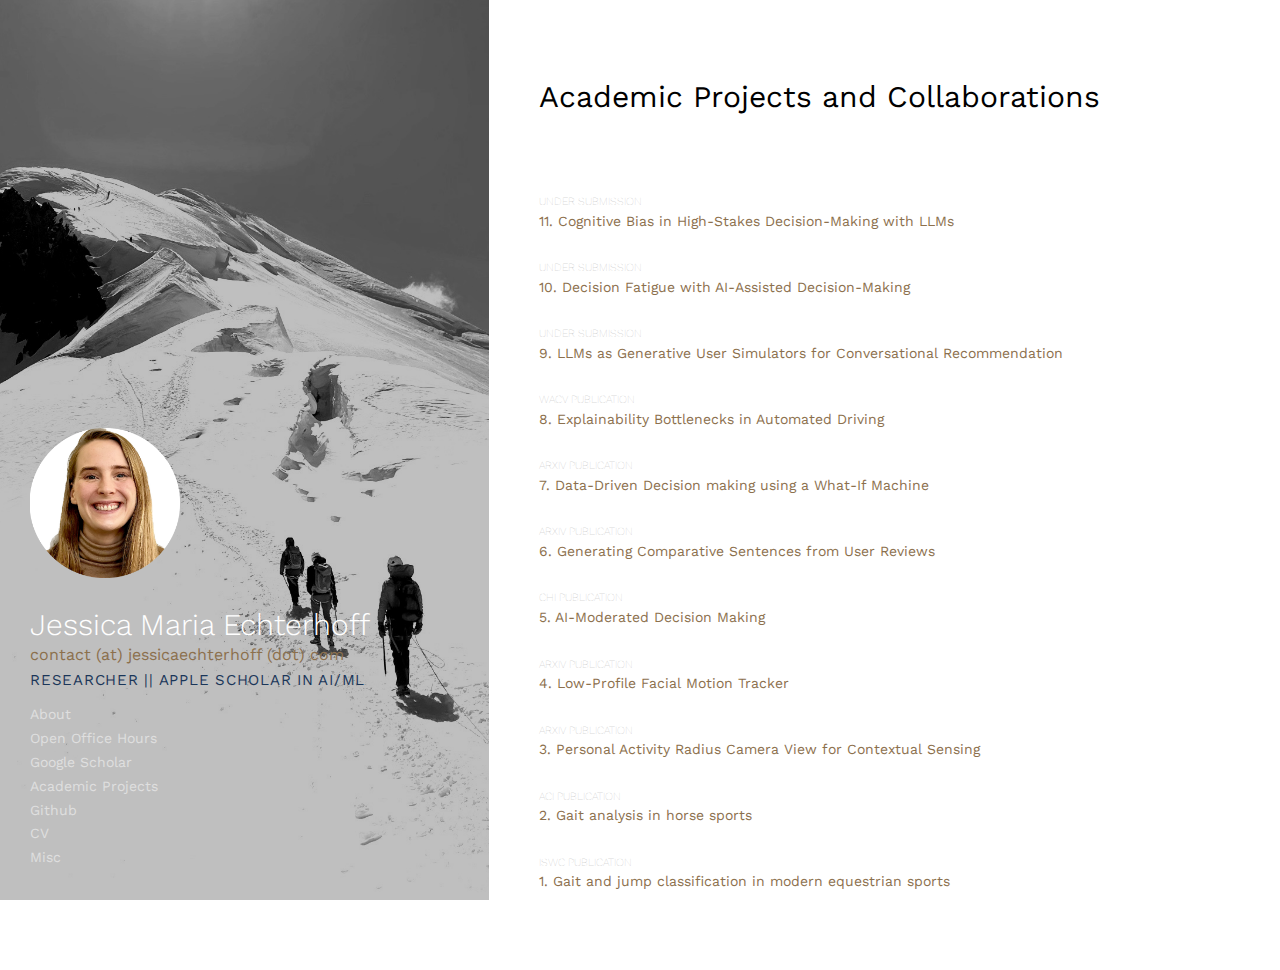
<file: projects.html>
<!DOCTYPE HTML>
<html>
	<head>
	<meta charset="utf-8">
	<meta http-equiv="X-UA-Compatible" content="IE=edge">
	<title>Jessica M. Echterhoff</title>
	<meta name="viewport" content="width=device-width, initial-scale=1">
	<meta name="description" content="Free HTML5 Website Template by freehtml5.co" />
	<meta name="keywords" content="free website templates, free html5, free template, free bootstrap, free website template, html5, css3, mobile first, responsive" />
	<meta name="author" content="freehtml5.co" />

	<!-- 
	//////////////////////////////////////////////////////

	FREE HTML5 TEMPLATE 
	DESIGNED & DEVELOPED by FreeHTML5.co
		
	Website: 		http://freehtml5.co/
	Email: 			info@freehtml5.co
	Twitter: 		http://twitter.com/fh5co
	Facebook: 		https://www.facebook.com/fh5co

	//////////////////////////////////////////////////////
	 -->

  	<!-- Facebook and Twitter integration -->
	<meta property="og:title" content=""/>
	<meta property="og:image" content=""/>
	<meta property="og:url" content=""/>
	<meta property="og:site_name" content=""/>
	<meta property="og:description" content=""/>
	<meta name="twitter:title" content="" />
	<meta name="twitter:image" content="" />
	<meta name="twitter:url" content="" />
	<meta name="twitter:card" content="" />

	<link href="https://fonts.googleapis.com/css?family=Work+Sans:300,400,500,700,800" rel="stylesheet">
	
	<!-- Animate.css -->
	<link rel="stylesheet" href="css/animate.css">
	<!-- Icomoon Icon Fonts-->
	<link rel="stylesheet" href="css/icomoon.css">
	<!-- Bootstrap  -->
	<link rel="stylesheet" href="css/bootstrap.css">
	
	<!-- Theme style  -->
	<link rel="stylesheet" href="css/style.css">

	<!-- Modernizr JS -->
	<script src="js/modernizr-2.6.2.min.js"></script>
	<!-- FOR IE9 below -->
	<!--[if lt IE 9]>
	<script src="js/respond.min.js"></script>
	<![endif]-->

	</head>
	<body>
		
	<div class="fh5co-loader"></div>
	
	<div id="page">
		<div id="fh5co-aside" style="background-image: url(images/image_1.jpg)">
			<div class="overlay"></div>
			<div class="featured">
                <img style="margin-bottom:30px" src="images/jess.png" alt="Jessica Maria Echterhoff" width="150" height="150" padding-bottom="100px">
				<h2 margin-bottom="0px">Jessica Maria Echterhoff</h2>
                contact (at) jessicaechterhoff (dot) com
                <span>Researcher || Apple Scholar in AI/ML </span>
				<div class="menuItem">
                    <a href="index.html">About</a>
                </div>
				<div class="menuItem">
                    <a href="oh.html">Open Office Hours</a>
                </div>
				<div class="menuItem">
                    <a href="https://scholar.google.de/citations?user=N0xdW00AAAAJ&hl=de&oi=ao" target="_blank">Google Scholar</a>
                </div>
				<div class="menuItem">
                    <a href="projects.html">Academic Projects</a>
                </div>
				<div class="menuItem">
                    <a href="https://github.com/jessicamecht" target="_blank">Github</a>
                </div>
				<div class="menuItem">
                    <a href="CV_jechterhoff.pdf" target="_blank">CV</a>
                </div>
				<div class="menuItem">
                    <a href="feature.html">Misc</a>
                </div>
                <!--<div class="menuItem">
                    <a href="Miscellaneous">Miscellaneous</a>
                </div>-->
                
			</div>
		</div>
        <div id="fh5co-main-content">
            <div class="fh5co-post">
                <div class="paddingTitle">
            <h2>Academic Projects and Collaborations</h2>
                </div>
            </div>
        </div>
		<div id="fh5co-main-content">
			<div class="fh5co-post"> 
				<div class=" padding">
					<!--<img src="images/project-1.jpg" alt="Facial Tracking Demo">-->
						<span class="fh5co-post-date">Under Submission</span>
						<h5><a href="">11. Cognitive Bias in High-Stakes Decision-Making with LLMs</a></h5>
						<span class="fh5co-post-date">Under Submission</span>
						<h5><a href="">10. Decision Fatigue with AI-Assisted Decision-Making</a></h5>
						<span class="fh5co-post-date">Under Submission</span>
						<h5><a href="">9. LLMs as Generative User Simulators for Conversational Recommendation </a></h5>
						<span class="fh5co-post-date">WACV Publication</span>
						<h5><a href="https://openaccess.thecvf.com/content/WACV2024/papers/Echterhoff_Driving_Through_the_Concept_Gridlock_Unraveling_Explainability_Bottlenecks_in_Automated_WACV_2024_paper.pdf">8. Explainability Bottlenecks in Automated Driving</a></h5>
						<span class="fh5co-post-date">ArXiv Publication</span>
						<h5><a href="https://arxiv.org/pdf/2309.17364.pdf"> 7. Data-Driven Decision making
							using a What-If Machine</a></h5>
						<span class="fh5co-post-date">ArXiv Publication</span>
						<h5><a href="https://arxiv.org/pdf/2307.03691.pdf"> 6. Generating Comparative Sentences from User Reviews</a></h5>
						<span class="fh5co-post-date">CHI Publication</span>
						<h5><a href="https://doi.org/10.1145/3491102.3517443">5. AI-Moderated Decision Making</a></h5>
						<span class="fh5co-post-date">ArXiv Publication</span>
						<h5><a href="https://arxiv.org/pdf/2308.07502.pdf">4. Low-Profile Facial Motion Tracker</a></h5>
						<span class="fh5co-post-date">ArXiv Publication</span>
						<h5><a href="https://arxiv.org/abs/2008.07204">3. Personal Activity Radius Camera View for Contextual Sensing</a></h5>
						<span class="fh5co-post-date">ACI Publication</span>
						<h5><a href="https://doi.org/10.1145/3295598.3295601">2. Gait analysis in horse sports</a></h5>
						<span class="fh5co-post-date">ISWC Publication</span>
						<h5><a href="https://doi.org/10.1145/3267242.3267267">1. Gait and jump classification in modern equestrian sports</a></h5>
				</div>
			</div>
		</div>
	</div>
	
	<!-- jQuery -->
	<script src="js/jquery.min.js"></script>
	<!-- jQuery Easing -->
	<script src="js/jquery.easing.1.3.js"></script>
	<!-- Bootstrap -->
	<script src="js/bootstrap.min.js"></script>
	<!-- Waypoints -->
	<script src="js/jquery.waypoints.min.js"></script>
	<!-- Stellar Parallax -->
	<script src="js/jquery.stellar.min.js"></script>
	<!-- Main -->
	<script src="js/main.js"></script>

	</body>
</html>
</file>
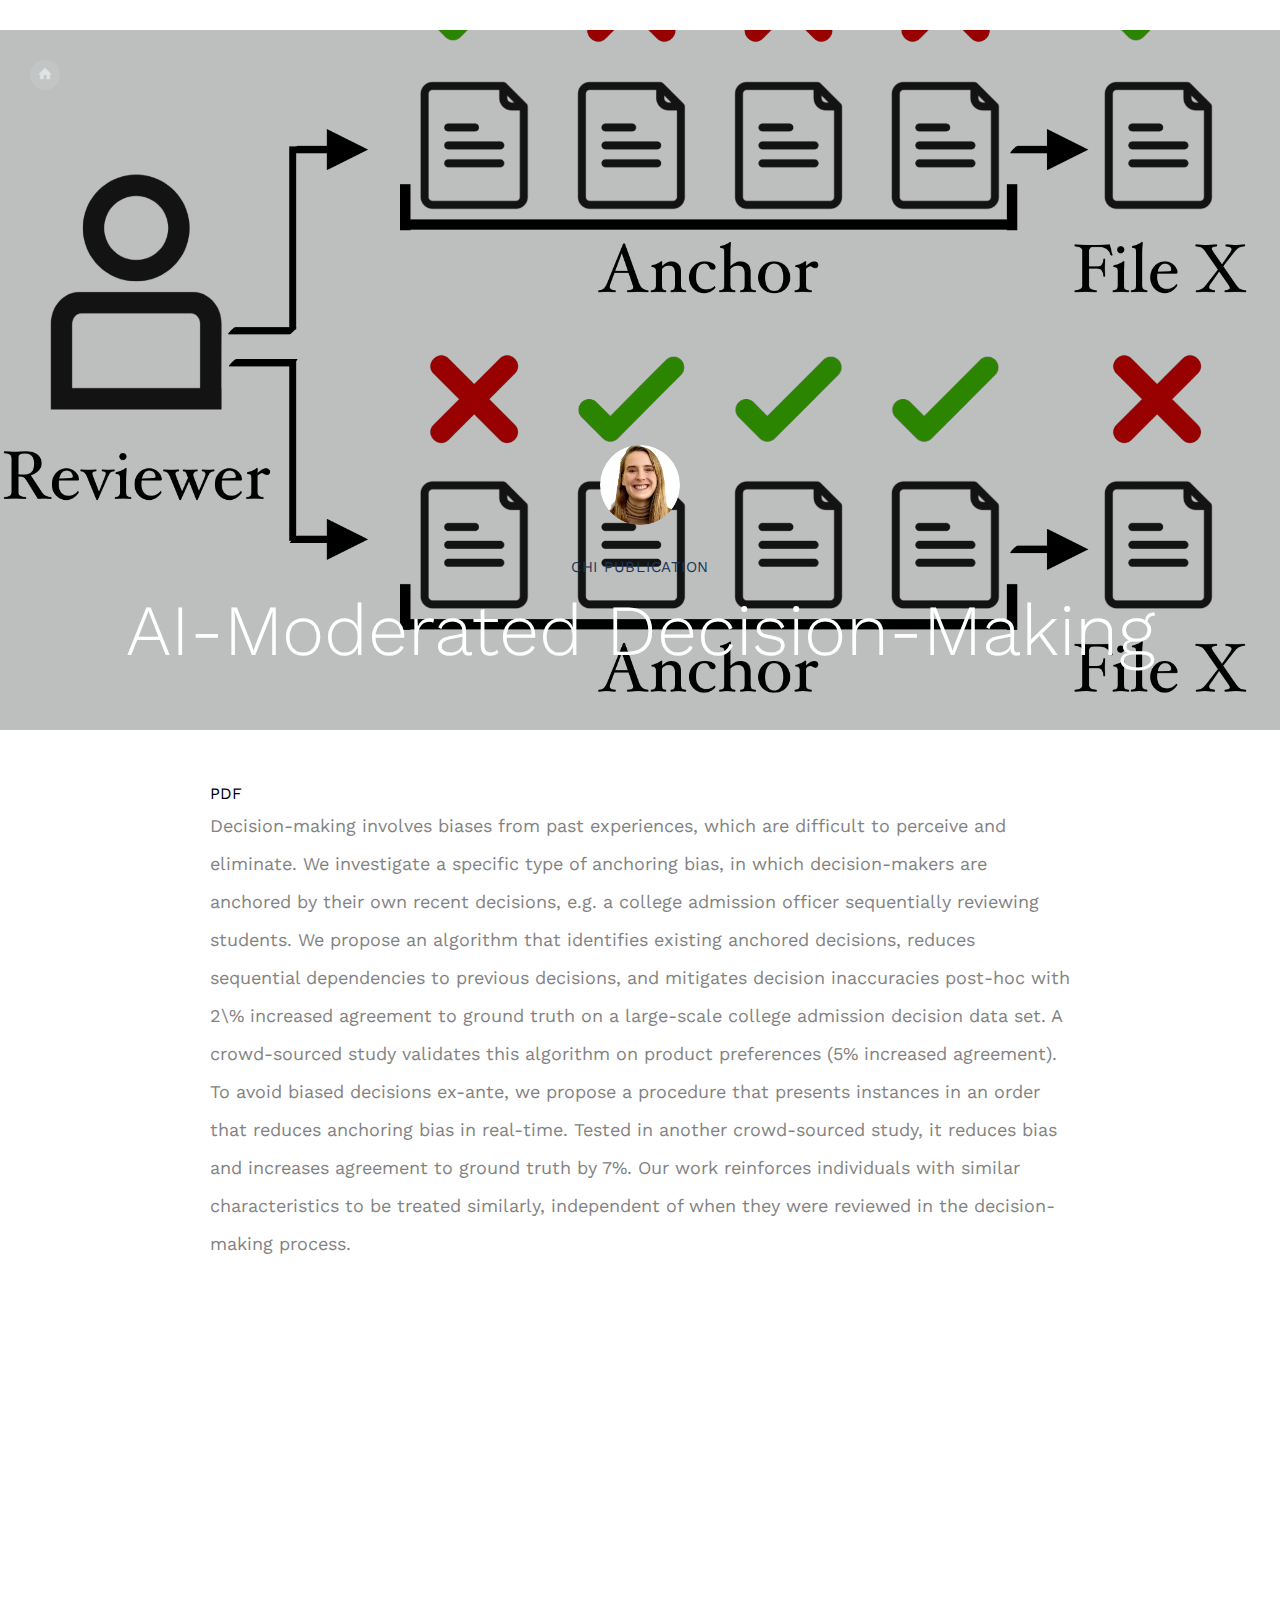
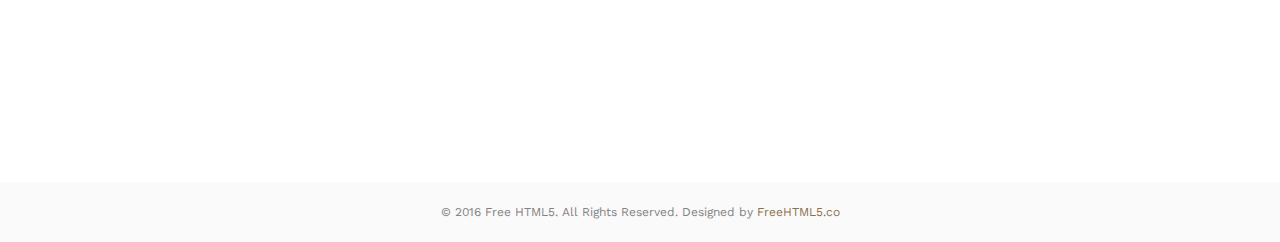
<file: techfest.html>
<!DOCTYPE HTML>
<html>
	<head>
	<meta charset="utf-8">
	<meta http-equiv="X-UA-Compatible" content="IE=edge">
	<title>JME - Personal Activity Radius Camera View for Contextual Sensing</title>
	<meta name="viewport" content="width=device-width, initial-scale=1">
	<meta name="description" content="Free HTML5 Website Template by freehtml5.co" />
	<meta name="keywords" content="free website templates, free html5, free template, free bootstrap, free website template, html5, css3, mobile first, responsive" />
	<meta name="author" content="freehtml5.co" />

	<!-- 
	//////////////////////////////////////////////////////

	FREE HTML5 TEMPLATE 
	DESIGNED & DEVELOPED by FreeHTML5.co
		
	Website: 		http://freehtml5.co/
	Email: 			info@freehtml5.co
	Twitter: 		http://twitter.com/fh5co
	Facebook: 		https://www.facebook.com/fh5co

	//////////////////////////////////////////////////////
	 -->

  	<!-- Facebook and Twitter integration -->
	<meta property="og:title" content=""/>
	<meta property="og:image" content=""/>
	<meta property="og:url" content=""/>
	<meta property="og:site_name" content=""/>
	<meta property="og:description" content=""/>
	<meta name="twitter:title" content="" />
	<meta name="twitter:image" content="" />
	<meta name="twitter:url" content="" />
	<meta name="twitter:card" content="" />

	<link href="https://fonts.googleapis.com/css?family=Work+Sans:300,400,500,700,800" rel="stylesheet">
	
	<!-- Animate.css -->
	<link rel="stylesheet" href="css/animate.css">
	<!-- Icomoon Icon Fonts-->
	<link rel="stylesheet" href="css/icomoon.css">
	<!-- Bootstrap  -->
	<link rel="stylesheet" href="css/bootstrap.css">
	
	<!-- Theme style  -->
	<link rel="stylesheet" href="css/style.css">

	<!-- Modernizr JS -->
	<script src="js/modernizr-2.6.2.min.js"></script>
	<!-- FOR IE9 below -->
	<!--[if lt IE 9]>
	<script src="js/respond.min.js"></script>
	<![endif]-->

	</head>
	<body class="single">
		
	<div class="fh5co-loader"></div>
	
	<div id="page">
		<div id="fh5co-aside" style="background-image: url(images/anchoring_graphic.png)" data-stellar-background-ratio="0.5">
			<div class="overlay"></div>
			<nav role="navigation">
				<ul>
					<li><a href="index.html"><i class="icon-home"></i></a></li>
				</ul>
			</nav>
			<div class="page-title">
				<img src="images/jess.png" alt="Jessica Maria Echterhoff">
				<span>CHI Publication</span>
				<h2>AI-Moderated Decision-Making</h2>
                
			</div>
		</div>
		<div id="fh5co-main-content">
			<div class="fh5co-post"> 
				<div class="fh5co-entry padding">
					<div>
                        <a href="https://arxiv.org/abs/2008.07204">PDF</a>
                        
                        <p>Decision-making involves biases from past experiences, which are difficult to perceive and eliminate. We investigate a specific type of anchoring bias, in which decision-makers are anchored by their own recent decisions, e.g. a college admission officer sequentially reviewing students. 
							We propose an algorithm that identifies existing anchored decisions, reduces sequential dependencies to previous decisions, and mitigates decision inaccuracies post-hoc with 2\% increased agreement to ground truth on a large-scale college admission decision data set. A crowd-sourced study validates this algorithm on product preferences (5% increased agreement).
							To avoid biased decisions ex-ante, we propose a procedure that presents instances in an order that reduces anchoring bias in real-time. Tested in another crowd-sourced study, it reduces bias and increases agreement to ground truth by 7%. Our work reinforces individuals with similar characteristics to be treated similarly, independent of when they were reviewed in the decision-making process.</p>
                        
                        <div class="video">
							<iframe width="560" height="315" src="https://www.youtube.com/embed/FI6MjogVDIM" title="YouTube video player" frameborder="0" allow="accelerometer; autoplay; clipboard-write; encrypted-media; gyroscope; picture-in-picture" allowfullscreen></iframe>                        </div> 
					</div>
				</div>
				
				

			</div>
		</div>
	</div>

	<footer>
		<div>
					&copy; 2016 Free HTML5. All Rights Reserved. Designed by <a href="http://freehtml5.co" target="_blank">FreeHTML5.co</a>
					</div>
				</footer>

	<div class="gototop js-top">
		<a href="#" class="js-gotop"><i class="icon-arrow-up"></i></a>
	</div>
	
	<!-- jQuery -->
	<script src="js/jquery.min.js"></script>
	<!-- jQuery Easing -->
	<script src="js/jquery.easing.1.3.js"></script>
	<!-- Bootstrap -->
	<script src="js/bootstrap.min.js"></script>
	<!-- Waypoints -->
	<script src="js/jquery.waypoints.min.js"></script>
	<!-- Stellar Parallax -->
	<script src="js/jquery.stellar.min.js"></script>
	<!-- Main -->
	<script src="js/main.js"></script>

	</body>
</html>
</file>
<file: css/icomoon.css>
@font-face {
  font-family: 'icomoon';
  src:  url('../fonts/icomoon/icomoon.eot?6iuir');
  src:  url('../fonts/icomoon/icomoon.eot?6iuir#iefix') format('embedded-opentype'),
    url('../fonts/icomoon/icomoon.ttf?6iuir') format('truetype'),
    url('../fonts/icomoon/icomoon.woff?6iuir') format('woff'),
    url('../fonts/icomoon/icomoon.svg?6iuir#icomoon') format('svg');
  font-weight: normal;
  font-style: normal;
}

[class^="icon-"], [class*=" icon-"] {
  /* use !important to prevent issues with browser extensions that change fonts */
  font-family: 'icomoon' !important;
  speak: none;
  font-style: normal;
  font-weight: normal;
  font-variant: normal;
  text-transform: none;
  line-height: 1;

  /* Better Font Rendering =========== */
  -webkit-font-smoothing: antialiased;
  -moz-osx-font-smoothing: grayscale;
}

.icon-eye:before {
  content: "\e000";
}
.icon-paper-clip:before {
  content: "\e001";
}
.icon-mail:before {
  content: "\e002";
}
.icon-toggle:before {
  content: "\e003";
}
.icon-layout:before {
  content: "\e004";
}
.icon-link:before {
  content: "\e005";
}
.icon-bell:before {
  content: "\e006";
}
.icon-lock:before {
  content: "\e007";
}
.icon-unlock:before {
  content: "\e008";
}
.icon-ribbon:before {
  content: "\e009";
}
.icon-image:before {
  content: "\e010";
}
.icon-signal:before {
  content: "\e011";
}
.icon-target:before {
  content: "\e012";
}
.icon-clipboard:before {
  content: "\e013";
}
.icon-clock:before {
  content: "\e014";
}
.icon-watch:before {
  content: "\e015";
}
.icon-air-play:before {
  content: "\e016";
}
.icon-camera:before {
  content: "\e017";
}
.icon-video:before {
  content: "\e018";
}
.icon-disc:before {
  content: "\e019";
}
.icon-printer:before {
  content: "\e020";
}
.icon-monitor:before {
  content: "\e021";
}
.icon-server:before {
  content: "\e022";
}
.icon-cog:before {
  content: "\e023";
}
.icon-heart:before {
  content: "\e024";
}
.icon-paragraph:before {
  content: "\e025";
}
.icon-align-justify:before {
  content: "\e026";
}
.icon-align-left:before {
  content: "\e027";
}
.icon-align-center:before {
  content: "\e028";
}
.icon-align-right:before {
  content: "\e029";
}
.icon-book:before {
  content: "\e030";
}
.icon-layers:before {
  content: "\e031";
}
.icon-stack:before {
  content: "\e032";
}
.icon-stack-2:before {
  content: "\e033";
}
.icon-paper:before {
  content: "\e034";
}
.icon-paper-stack:before {
  content: "\e035";
}
.icon-search:before {
  content: "\e036";
}
.icon-zoom-in:before {
  content: "\e037";
}
.icon-zoom-out:before {
  content: "\e038";
}
.icon-reply:before {
  content: "\e039";
}
.icon-circle-plus:before {
  content: "\e040";
}
.icon-circle-minus:before {
  content: "\e041";
}
.icon-circle-check:before {
  content: "\e042";
}
.icon-circle-cross:before {
  content: "\e043";
}
.icon-square-plus:before {
  content: "\e044";
}
.icon-square-minus:before {
  content: "\e045";
}
.icon-square-check:before {
  content: "\e046";
}
.icon-square-cross:before {
  content: "\e047";
}
.icon-microphone:before {
  content: "\e048";
}
.icon-record:before {
  content: "\e049";
}
.icon-skip-back:before {
  content: "\e050";
}
.icon-rewind:before {
  content: "\e051";
}
.icon-play:before {
  content: "\e052";
}
.icon-pause:before {
  content: "\e053";
}
.icon-stop:before {
  content: "\e054";
}
.icon-fast-forward:before {
  content: "\e055";
}
.icon-skip-forward:before {
  content: "\e056";
}
.icon-shuffle:before {
  content: "\e057";
}
.icon-repeat:before {
  content: "\e058";
}
.icon-folder:before {
  content: "\e059";
}
.icon-umbrella:before {
  content: "\e060";
}
.icon-moon:before {
  content: "\e061";
}
.icon-thermometer:before {
  content: "\e062";
}
.icon-drop:before {
  content: "\e063";
}
.icon-sun:before {
  content: "\e064";
}
.icon-cloud:before {
  content: "\e065";
}
.icon-cloud-upload:before {
  content: "\e066";
}
.icon-cloud-download:before {
  content: "\e067";
}
.icon-upload:before {
  content: "\e068";
}
.icon-download:before {
  content: "\e069";
}
.icon-location:before {
  content: "\e070";
}
.icon-location-2:before {
  content: "\e071";
}
.icon-map:before {
  content: "\e072";
}
.icon-battery:before {
  content: "\e073";
}
.icon-head:before {
  content: "\e074";
}
.icon-briefcase:before {
  content: "\e075";
}
.icon-speech-bubble:before {
  content: "\e076";
}
.icon-anchor:before {
  content: "\e077";
}
.icon-globe:before {
  content: "\e078";
}
.icon-box:before {
  content: "\e079";
}
.icon-reload:before {
  content: "\e080";
}
.icon-share:before {
  content: "\e081";
}
.icon-marquee:before {
  content: "\e082";
}
.icon-marquee-plus:before {
  content: "\e083";
}
.icon-marquee-minus:before {
  content: "\e084";
}
.icon-tag:before {
  content: "\e085";
}
.icon-power:before {
  content: "\e086";
}
.icon-command:before {
  content: "\e087";
}
.icon-alt:before {
  content: "\e088";
}
.icon-esc:before {
  content: "\e089";
}
.icon-bar-graph:before {
  content: "\e090";
}
.icon-bar-graph-2:before {
  content: "\e091";
}
.icon-pie-graph:before {
  content: "\e092";
}
.icon-star:before {
  content: "\e093";
}
.icon-arrow-left:before {
  content: "\e094";
}
.icon-arrow-right:before {
  content: "\e095";
}
.icon-arrow-up:before {
  content: "\e096";
}
.icon-arrow-down:before {
  content: "\e097";
}
.icon-volume:before {
  content: "\e098";
}
.icon-mute:before {
  content: "\e099";
}
.icon-content-right:before {
  content: "\e100";
}
.icon-content-left:before {
  content: "\e101";
}
.icon-grid:before {
  content: "\e102";
}
.icon-grid-2:before {
  content: "\e103";
}
.icon-columns:before {
  content: "\e104";
}
.icon-loader:before {
  content: "\e105";
}
.icon-bag:before {
  content: "\e106";
}
.icon-ban:before {
  content: "\e107";
}
.icon-flag:before {
  content: "\e108";
}
.icon-trash:before {
  content: "\e109";
}
.icon-expand:before {
  content: "\e110";
}
.icon-contract:before {
  content: "\e111";
}
.icon-maximize:before {
  content: "\e112";
}
.icon-minimize:before {
  content: "\e113";
}
.icon-plus:before {
  content: "\e114";
}
.icon-minus:before {
  content: "\e115";
}
.icon-check:before {
  content: "\e116";
}
.icon-cross:before {
  content: "\e117";
}
.icon-move:before {
  content: "\e118";
}
.icon-delete:before {
  content: "\e119";
}
.icon-menu:before {
  content: "\e120";
}
.icon-archive:before {
  content: "\e121";
}
.icon-inbox:before {
  content: "\e122";
}
.icon-outbox:before {
  content: "\e123";
}
.icon-file:before {
  content: "\e124";
}
.icon-file-add:before {
  content: "\e125";
}
.icon-file-subtract:before {
  content: "\e126";
}
.icon-help:before {
  content: "\e127";
}
.icon-open:before {
  content: "\e128";
}
.icon-ellipsis:before {
  content: "\e129";
}
.icon-add-to-list:before {
  content: "\e900";
}
.icon-classic-computer:before {
  content: "\e901";
}
.icon-controller-fast-backward:before {
  content: "\e902";
}
.icon-creative-commons-attribution:before {
  content: "\e903";
}
.icon-creative-commons-noderivs:before {
  content: "\e904";
}
.icon-creative-commons-noncommercial-eu:before {
  content: "\e905";
}
.icon-creative-commons-noncommercial-us:before {
  content: "\e906";
}
.icon-creative-commons-public-domain:before {
  content: "\e907";
}
.icon-creative-commons-remix:before {
  content: "\e908";
}
.icon-creative-commons-share:before {
  content: "\e909";
}
.icon-creative-commons-sharealike:before {
  content: "\e90a";
}
.icon-creative-commons:before {
  content: "\e90b";
}
.icon-document-landscape:before {
  content: "\e90c";
}
.icon-remove-user:before {
  content: "\e90d";
}
.icon-warning:before {
  content: "\e90e";
}
.icon-arrow-bold-down:before {
  content: "\e90f";
}
.icon-arrow-bold-left:before {
  content: "\e910";
}
.icon-arrow-bold-right:before {
  content: "\e911";
}
.icon-arrow-bold-up:before {
  content: "\e912";
}
.icon-arrow-down2:before {
  content: "\e913";
}
.icon-arrow-left2:before {
  content: "\e914";
}
.icon-arrow-long-down:before {
  content: "\e915";
}
.icon-arrow-long-left:before {
  content: "\e916";
}
.icon-arrow-long-right:before {
  content: "\e917";
}
.icon-arrow-long-up:before {
  content: "\e918";
}
.icon-arrow-right2:before {
  content: "\e919";
}
.icon-arrow-up2:before {
  content: "\e91a";
}
.icon-arrow-with-circle-down:before {
  content: "\e91b";
}
.icon-arrow-with-circle-left:before {
  content: "\e91c";
}
.icon-arrow-with-circle-right:before {
  content: "\e91d";
}
.icon-arrow-with-circle-up:before {
  content: "\e91e";
}
.icon-bookmark:before {
  content: "\e91f";
}
.icon-bookmarks:before {
  content: "\e920";
}
.icon-chevron-down:before {
  content: "\e921";
}
.icon-chevron-left:before {
  content: "\e922";
}
.icon-chevron-right:before {
  content: "\e923";
}
.icon-chevron-small-down:before {
  content: "\e924";
}
.icon-chevron-small-left:before {
  content: "\e925";
}
.icon-chevron-small-right:before {
  content: "\e926";
}
.icon-chevron-small-up:before {
  content: "\e927";
}
.icon-chevron-thin-down:before {
  content: "\e928";
}
.icon-chevron-thin-left:before {
  content: "\e929";
}
.icon-chevron-thin-right:before {
  content: "\e92a";
}
.icon-chevron-thin-up:before {
  content: "\e92b";
}
.icon-chevron-up:before {
  content: "\e92c";
}
.icon-chevron-with-circle-down:before {
  content: "\e92d";
}
.icon-chevron-with-circle-left:before {
  content: "\e92e";
}
.icon-chevron-with-circle-right:before {
  content: "\e92f";
}
.icon-chevron-with-circle-up:before {
  content: "\e930";
}
.icon-cloud2:before {
  content: "\e931";
}
.icon-controller-fast-forward:before {
  content: "\e932";
}
.icon-controller-jump-to-start:before {
  content: "\e933";
}
.icon-controller-next:before {
  content: "\e934";
}
.icon-controller-paus:before {
  content: "\e935";
}
.icon-controller-play:before {
  content: "\e936";
}
.icon-controller-record:before {
  content: "\e937";
}
.icon-controller-stop:before {
  content: "\e938";
}
.icon-controller-volume:before {
  content: "\e939";
}
.icon-dot-single:before {
  content: "\e93a";
}
.icon-dots-three-horizontal:before {
  content: "\e93b";
}
.icon-dots-three-vertical:before {
  content: "\e93c";
}
.icon-dots-two-horizontal:before {
  content: "\e93d";
}
.icon-dots-two-vertical:before {
  content: "\e93e";
}
.icon-download2:before {
  content: "\e93f";
}
.icon-emoji-flirt:before {
  content: "\e940";
}
.icon-flow-branch:before {
  content: "\e941";
}
.icon-flow-cascade:before {
  content: "\e942";
}
.icon-flow-line:before {
  content: "\e943";
}
.icon-flow-parallel:before {
  content: "\e944";
}
.icon-flow-tree:before {
  content: "\e945";
}
.icon-install:before {
  content: "\e946";
}
.icon-layers2:before {
  content: "\e947";
}
.icon-open-book:before {
  content: "\e948";
}
.icon-resize-100:before {
  content: "\e949";
}
.icon-resize-full-screen:before {
  content: "\e94a";
}
.icon-save:before {
  content: "\e94b";
}
.icon-select-arrows:before {
  content: "\e94c";
}
.icon-sound-mute:before {
  content: "\e94d";
}
.icon-sound:before {
  content: "\e94e";
}
.icon-trash2:before {
  content: "\e94f";
}
.icon-triangle-down:before {
  content: "\e950";
}
.icon-triangle-left:before {
  content: "\e951";
}
.icon-triangle-right:before {
  content: "\e952";
}
.icon-triangle-up:before {
  content: "\e953";
}
.icon-uninstall:before {
  content: "\e954";
}
.icon-upload-to-cloud:before {
  content: "\e955";
}
.icon-upload2:before {
  content: "\e956";
}
.icon-add-user:before {
  content: "\e957";
}
.icon-address:before {
  content: "\e958";
}
.icon-adjust:before {
  content: "\e959";
}
.icon-air:before {
  content: "\e95a";
}
.icon-aircraft-landing:before {
  content: "\e95b";
}
.icon-aircraft-take-off:before {
  content: "\e95c";
}
.icon-aircraft:before {
  content: "\e95d";
}
.icon-align-bottom:before {
  content: "\e95e";
}
.icon-align-horizontal-middle:before {
  content: "\e95f";
}
.icon-align-left2:before {
  content: "\e960";
}
.icon-align-right2:before {
  content: "\e961";
}
.icon-align-top:before {
  content: "\e962";
}
.icon-align-vertical-middle:before {
  content: "\e963";
}
.icon-archive2:before {
  content: "\e964";
}
.icon-area-graph:before {
  content: "\e965";
}
.icon-attachment:before {
  content: "\e966";
}
.icon-awareness-ribbon:before {
  content: "\e967";
}
.icon-back-in-time:before {
  content: "\e968";
}
.icon-back:before {
  content: "\e969";
}
.icon-bar-graph2:before {
  content: "\e96a";
}
.icon-battery2:before {
  content: "\e96b";
}
.icon-beamed-note:before {
  content: "\e96c";
}
.icon-bell2:before {
  content: "\e96d";
}
.icon-blackboard:before {
  content: "\e96e";
}
.icon-block:before {
  content: "\e96f";
}
.icon-book2:before {
  content: "\e970";
}
.icon-bowl:before {
  content: "\e971";
}
.icon-box2:before {
  content: "\e972";
}
.icon-briefcase2:before {
  content: "\e973";
}
.icon-browser:before {
  content: "\e974";
}
.icon-brush:before {
  content: "\e975";
}
.icon-bucket:before {
  content: "\e976";
}
.icon-cake:before {
  content: "\e977";
}
.icon-calculator:before {
  content: "\e978";
}
.icon-calendar:before {
  content: "\e979";
}
.icon-camera2:before {
  content: "\e97a";
}
.icon-ccw:before {
  content: "\e97b";
}
.icon-chat:before {
  content: "\e97c";
}
.icon-check2:before {
  content: "\e97d";
}
.icon-circle-with-cross:before {
  content: "\e97e";
}
.icon-circle-with-minus:before {
  content: "\e97f";
}
.icon-circle-with-plus:before {
  content: "\e980";
}
.icon-circle:before {
  content: "\e981";
}
.icon-circular-graph:before {
  content: "\e982";
}
.icon-clapperboard:before {
  content: "\e983";
}
.icon-clipboard2:before {
  content: "\e984";
}
.icon-clock2:before {
  content: "\e985";
}
.icon-code:before {
  content: "\e986";
}
.icon-cog2:before {
  content: "\e987";
}
.icon-colours:before {
  content: "\e988";
}
.icon-compass:before {
  content: "\e989";
}
.icon-copy:before {
  content: "\e98a";
}
.icon-credit-card:before {
  content: "\e98b";
}
.icon-credit:before {
  content: "\e98c";
}
.icon-cross2:before {
  content: "\e98d";
}
.icon-cup:before {
  content: "\e98e";
}
.icon-cw:before {
  content: "\e98f";
}
.icon-cycle:before {
  content: "\e990";
}
.icon-database:before {
  content: "\e991";
}
.icon-dial-pad:before {
  content: "\e992";
}
.icon-direction:before {
  content: "\e993";
}
.icon-document:before {
  content: "\e994";
}
.icon-documents:before {
  content: "\e995";
}
.icon-drink:before {
  content: "\e996";
}
.icon-drive:before {
  content: "\e997";
}
.icon-drop2:before {
  content: "\e998";
}
.icon-edit:before {
  content: "\e999";
}
.icon-email:before {
  content: "\e99a";
}
.icon-emoji-happy:before {
  content: "\e99b";
}
.icon-emoji-neutral:before {
  content: "\e99c";
}
.icon-emoji-sad:before {
  content: "\e99d";
}
.icon-erase:before {
  content: "\e99e";
}
.icon-eraser:before {
  content: "\e99f";
}
.icon-export:before {
  content: "\e9a0";
}
.icon-eye2:before {
  content: "\e9a1";
}
.icon-feather:before {
  content: "\e9a2";
}
.icon-flag2:before {
  content: "\e9a3";
}
.icon-flash:before {
  content: "\e9a4";
}
.icon-flashlight:before {
  content: "\e9a5";
}
.icon-flat-brush:before {
  content: "\e9a6";
}
.icon-folder-images:before {
  content: "\e9a7";
}
.icon-folder-music:before {
  content: "\e9a8";
}
.icon-folder-video:before {
  content: "\e9a9";
}
.icon-folder2:before {
  content: "\e9aa";
}
.icon-forward:before {
  content: "\e9ab";
}
.icon-funnel:before {
  content: "\e9ac";
}
.icon-game-controller:before {
  content: "\e9ad";
}
.icon-gauge:before {
  content: "\e9ae";
}
.icon-globe2:before {
  content: "\e9af";
}
.icon-graduation-cap:before {
  content: "\e9b0";
}
.icon-grid2:before {
  content: "\e9b1";
}
.icon-hair-cross:before {
  content: "\e9b2";
}
.icon-hand:before {
  content: "\e9b3";
}
.icon-heart-outlined:before {
  content: "\e9b4";
}
.icon-heart2:before {
  content: "\e9b5";
}
.icon-help-with-circle:before {
  content: "\e9b6";
}
.icon-help2:before {
  content: "\e9b7";
}
.icon-home:before {
  content: "\e9b8";
}
.icon-hour-glass:before {
  content: "\e9b9";
}
.icon-image-inverted:before {
  content: "\e9ba";
}
.icon-image2:before {
  content: "\e9bb";
}
.icon-images:before {
  content: "\e9bc";
}
.icon-inbox2:before {
  content: "\e9bd";
}
.icon-infinity:before {
  content: "\e9be";
}
.icon-info-with-circle:before {
  content: "\e9bf";
}
.icon-info:before {
  content: "\e9c0";
}
.icon-key:before {
  content: "\e9c1";
}
.icon-keyboard:before {
  content: "\e9c2";
}
.icon-lab-flask:before {
  content: "\e9c3";
}
.icon-landline:before {
  content: "\e9c4";
}
.icon-language:before {
  content: "\e9c5";
}
.icon-laptop:before {
  content: "\e9c6";
}
.icon-leaf:before {
  content: "\e9c7";
}
.icon-level-down:before {
  content: "\e9c8";
}
.icon-level-up:before {
  content: "\e9c9";
}
.icon-lifebuoy:before {
  content: "\e9ca";
}
.icon-light-bulb:before {
  content: "\e9cb";
}
.icon-light-down:before {
  content: "\e9cc";
}
.icon-light-up:before {
  content: "\e9cd";
}
.icon-line-graph:before {
  content: "\e9ce";
}
.icon-link2:before {
  content: "\e9cf";
}
.icon-list:before {
  content: "\e9d0";
}
.icon-location-pin:before {
  content: "\e9d1";
}
.icon-location2:before {
  content: "\e9d2";
}
.icon-lock-open:before {
  content: "\e9d3";
}
.icon-lock2:before {
  content: "\e9d4";
}
.icon-log-out:before {
  content: "\e9d5";
}
.icon-login:before {
  content: "\e9d6";
}
.icon-loop:before {
  content: "\e9d7";
}
.icon-magnet:before {
  content: "\e9d8";
}
.icon-magnifying-glass:before {
  content: "\e9d9";
}
.icon-mail2:before {
  content: "\e9da";
}
.icon-man:before {
  content: "\e9db";
}
.icon-map2:before {
  content: "\e9dc";
}
.icon-mask:before {
  content: "\e9dd";
}
.icon-medal:before {
  content: "\e9de";
}
.icon-megaphone:before {
  content: "\e9df";
}
.icon-menu2:before {
  content: "\e9e0";
}
.icon-message:before {
  content: "\e9e1";
}
.icon-mic:before {
  content: "\e9e2";
}
.icon-minus2:before {
  content: "\e9e3";
}
.icon-mobile:before {
  content: "\e9e4";
}
.icon-modern-mic:before {
  content: "\e9e5";
}
.icon-moon2:before {
  content: "\e9e6";
}
.icon-mouse:before {
  content: "\e9e7";
}
.icon-music:before {
  content: "\e9e8";
}
.icon-network:before {
  content: "\e9e9";
}
.icon-new-message:before {
  content: "\e9ea";
}
.icon-new:before {
  content: "\e9eb";
}
.icon-news:before {
  content: "\e9ec";
}
.icon-note:before {
  content: "\e9ed";
}
.icon-notification:before {
  content: "\e9ee";
}
.icon-old-mobile:before {
  content: "\e9ef";
}
.icon-old-phone:before {
  content: "\e9f0";
}
.icon-palette:before {
  content: "\e9f1";
}
.icon-paper-plane:before {
  content: "\e9f2";
}
.icon-pencil:before {
  content: "\e9f3";
}
.icon-phone:before {
  content: "\e9f4";
}
.icon-pie-chart:before {
  content: "\e9f5";
}
.icon-pin:before {
  content: "\e9f6";
}
.icon-plus2:before {
  content: "\e9f7";
}
.icon-popup:before {
  content: "\e9f8";
}
.icon-power-plug:before {
  content: "\e9f9";
}
.icon-price-ribbon:before {
  content: "\e9fa";
}
.icon-price-tag:before {
  content: "\e9fb";
}
.icon-print:before {
  content: "\e9fc";
}
.icon-progress-empty:before {
  content: "\e9fd";
}
.icon-progress-full:before {
  content: "\e9fe";
}
.icon-progress-one:before {
  content: "\e9ff";
}
.icon-progress-two:before {
  content: "\ea00";
}
.icon-publish:before {
  content: "\ea01";
}
.icon-quote:before {
  content: "\ea02";
}
.icon-radio:before {
  content: "\ea03";
}
.icon-reply-all:before {
  content: "\ea04";
}
.icon-reply2:before {
  content: "\ea05";
}
.icon-retweet:before {
  content: "\ea06";
}
.icon-rocket:before {
  content: "\ea07";
}
.icon-round-brush:before {
  content: "\ea08";
}
.icon-rss:before {
  content: "\ea09";
}
.icon-ruler:before {
  content: "\ea0a";
}
.icon-scissors:before {
  content: "\ea0b";
}
.icon-share-alternitive:before {
  content: "\ea0c";
}
.icon-share2:before {
  content: "\ea0d";
}
.icon-shareable:before {
  content: "\ea0e";
}
.icon-shield:before {
  content: "\ea0f";
}
.icon-shop:before {
  content: "\ea10";
}
.icon-shopping-bag:before {
  content: "\ea11";
}
.icon-shopping-basket:before {
  content: "\ea12";
}
.icon-shopping-cart:before {
  content: "\ea13";
}
.icon-shuffle2:before {
  content: "\ea14";
}
.icon-signal2:before {
  content: "\ea15";
}
.icon-sound-mix:before {
  content: "\ea16";
}
.icon-sports-club:before {
  content: "\ea17";
}
.icon-spreadsheet:before {
  content: "\ea18";
}
.icon-squared-cross:before {
  content: "\ea19";
}
.icon-squared-minus:before {
  content: "\ea1a";
}
.icon-squared-plus:before {
  content: "\ea1b";
}
.icon-star-outlined:before {
  content: "\ea1c";
}
.icon-star2:before {
  content: "\ea1d";
}
.icon-stopwatch:before {
  content: "\ea1e";
}
.icon-suitcase:before {
  content: "\ea1f";
}
.icon-swap:before {
  content: "\ea20";
}
.icon-sweden:before {
  content: "\ea21";
}
.icon-switch:before {
  content: "\ea22";
}
.icon-tablet:before {
  content: "\ea23";
}
.icon-tag2:before {
  content: "\ea24";
}
.icon-text-document-inverted:before {
  content: "\ea25";
}
.icon-text-document:before {
  content: "\ea26";
}
.icon-text:before {
  content: "\ea27";
}
.icon-thermometer2:before {
  content: "\ea28";
}
.icon-thumbs-down:before {
  content: "\ea29";
}
.icon-thumbs-up:before {
  content: "\ea2a";
}
.icon-thunder-cloud:before {
  content: "\ea2b";
}
.icon-ticket:before {
  content: "\ea2c";
}
.icon-time-slot:before {
  content: "\ea2d";
}
.icon-tools:before {
  content: "\ea2e";
}
.icon-traffic-cone:before {
  content: "\ea2f";
}
.icon-tree:before {
  content: "\ea30";
}
.icon-trophy:before {
  content: "\ea31";
}
.icon-tv:before {
  content: "\ea32";
}
.icon-typing:before {
  content: "\ea33";
}
.icon-unread:before {
  content: "\ea34";
}
.icon-untag:before {
  content: "\ea35";
}
.icon-user:before {
  content: "\ea36";
}
.icon-users:before {
  content: "\ea37";
}
.icon-v-card:before {
  content: "\ea38";
}
.icon-video2:before {
  content: "\ea39";
}
.icon-vinyl:before {
  content: "\ea3a";
}
.icon-voicemail:before {
  content: "\ea3b";
}
.icon-wallet:before {
  content: "\ea3c";
}
.icon-water:before {
  content: "\ea3d";
}
.icon-px-with-circle:before {
  content: "\ea3e";
}
.icon-px:before {
  content: "\ea3f";
}
.icon-basecamp:before {
  content: "\ea40";
}
.icon-behance:before {
  content: "\ea41";
}
.icon-creative-cloud:before {
  content: "\ea42";
}
.icon-dropbox:before {
  content: "\ea43";
}
.icon-evernote:before {
  content: "\ea44";
}
.icon-flattr:before {
  content: "\ea45";
}
.icon-foursquare:before {
  content: "\ea46";
}
.icon-google-drive:before {
  content: "\ea47";
}
.icon-google-hangouts:before {
  content: "\ea48";
}
.icon-grooveshark:before {
  content: "\ea49";
}
.icon-icloud:before {
  content: "\ea4a";
}
.icon-mixi:before {
  content: "\ea4b";
}
.icon-onedrive:before {
  content: "\ea4c";
}
.icon-paypal:before {
  content: "\ea4d";
}
.icon-picasa:before {
  content: "\ea4e";
}
.icon-qq:before {
  content: "\ea4f";
}
.icon-rdio-with-circle:before {
  content: "\ea50";
}
.icon-renren:before {
  content: "\ea51";
}
.icon-scribd:before {
  content: "\ea52";
}
.icon-sina-weibo:before {
  content: "\ea53";
}
.icon-skype-with-circle:before {
  content: "\ea54";
}
.icon-skype:before {
  content: "\ea55";
}
.icon-slideshare:before {
  content: "\ea56";
}
.icon-smashing:before {
  content: "\ea57";
}
.icon-soundcloud:before {
  content: "\ea58";
}
.icon-spotify-with-circle:before {
  content: "\ea59";
}
.icon-spotify:before {
  content: "\ea5a";
}
.icon-swarm:before {
  content: "\ea5b";
}
.icon-vine-with-circle:before {
  content: "\ea5c";
}
.icon-vine:before {
  content: "\ea5d";
}
.icon-vk-alternitive:before {
  content: "\ea5e";
}
.icon-vk-with-circle:before {
  content: "\ea5f";
}
.icon-vk:before {
  content: "\ea60";
}
.icon-xing-with-circle:before {
  content: "\ea61";
}
.icon-xing:before {
  content: "\ea62";
}
.icon-yelp:before {
  content: "\ea63";
}
.icon-dribbble-with-circle:before {
  content: "\ea64";
}
.icon-dribbble:before {
  content: "\ea65";
}
.icon-facebook-with-circle:before {
  content: "\ea66";
}
.icon-facebook:before {
  content: "\ea67";
}
.icon-flickr-with-circle:before {
  content: "\ea68";
}
.icon-flickr:before {
  content: "\ea69";
}
.icon-github-with-circle:before {
  content: "\ea6a";
}
.icon-github:before {
  content: "\ea6b";
}
.icon-google-with-circle:before {
  content: "\ea6c";
}
.icon-google:before {
  content: "\ea6d";
}
.icon-instagram-with-circle:before {
  content: "\ea6e";
}
.icon-instagram:before {
  content: "\ea6f";
}
.icon-lastfm-with-circle:before {
  content: "\ea70";
}
.icon-lastfm:before {
  content: "\ea71";
}
.icon-linkedin-with-circle:before {
  content: "\ea72";
}
.icon-linkedin:before {
  content: "\ea73";
}
.icon-pinterest-with-circle:before {
  content: "\ea74";
}
.icon-pinterest:before {
  content: "\ea75";
}
.icon-rdio:before {
  content: "\ea76";
}
.icon-stumbleupon-with-circle:before {
  content: "\ea77";
}
.icon-stumbleupon:before {
  content: "\ea78";
}
.icon-tumblr-with-circle:before {
  content: "\ea79";
}
.icon-tumblr:before {
  content: "\ea7a";
}
.icon-twitter-with-circle:before {
  content: "\ea7b";
}
.icon-twitter:before {
  content: "\ea7c";
}
.icon-vimeo-with-circle:before {
  content: "\ea7d";
}
.icon-vimeo:before {
  content: "\ea7e";
}
.icon-youtube-with-circle:before {
  content: "\ea7f";
}
.icon-youtube:before {
  content: "\ea80";
}
</file>
<file: css/style.css>
@font-face {
  font-family: 'icomoon';
  src: url("../fonts/icomoon/icomoon.eot?srf3rx");
  src: url("../fonts/icomoon/icomoon.eot?srf3rx#iefix") format("embedded-opentype"), url("../fonts/icomoon/icomoon.ttf?srf3rx") format("truetype"), url("../fonts/icomoon/icomoon.woff?srf3rx") format("woff"), url("../fonts/icomoon/icomoon.svg?srf3rx#icomoon") format("svg");
  font-weight: normal;
  font-style: normal;
}
/* =======================================================
*
* 	Template Style 
*
* ======================================================= */
body {
  font-family: "Work Sans", Arial, sans-serif;
  font-weight: 400;
  font-size: 16px;
  line-height: 1.7;
  color: #828282;
  background: #fff;
}

.video {
    margin-top: 30px;
    position: relative;
    width="100%"
    display: flex;
    align-items: center;
    justify-content: center;
    height: 0;
    padding-bottom: 51%;
}
.video iframe {
  position: absolute;
  width: 100%;
  height: 100%;
  left: 0; top: 0;
}

#page {
  position: relative;
  overflow-x: hidden;
  width: 100%;
  height: 100%;
  -webkit-transition: 0.5s;
  -o-transition: 0.5s;
  transition: 0.5s;
}
.offcanvas #page {
  overflow: hidden;
  position: absolute;
}
.offcanvas #page:after {
  -webkit-transition: 2s;
  -o-transition: 2s;
  transition: 2s;
  position: absolute;
  top: 0;
  right: 0;
  bottom: 0;
  left: 0;
  z-index: 101;
  background: rgba(0, 0, 0, 0.7);
  content: "";
}

a {
  color: #8c704d;
  -webkit-transition: 0.5s;
  -o-transition: 0.5s;
  transition: 0.5s;
}
a:hover, a:active, a:focus {
  color: #8c704d;
  outline: none;
  text-decoration: none;
}

p, ul, ol {
  margin-bottom: 30px;
  font-size: 18px;
  line-height: 38px;
}

h1, h2, h3, h4, h5, h6, figure {
  color: #000;
  font-family: "Work Sans", Arial, sans-serif;
  font-weight: 400;
  margin: 0 0 30px 0;
}


.menuItem {
    font-size: 14px;
    color: #000;
    font-family: "Work Sans", Arial, sans-serif;
    font-weight: 400;
    margin: 0 0 0px 0;
}

::-webkit-selection {
  color: #fff;
  background: #8c704d;
}

::-moz-selection {
  color: #fff;
  background: #8c704d;
}

::selection {
  color: #fff;
  background: #8c704d;
}

.fh5co-nav {
  position: absolute;
  top: 0;
  margin: 0;
  padding: 0;
  width: 100%;
  padding: 0;
  z-index: 1001;
}
.fh5co-nav .top-menu {
  border-bottom: 1px solid rgba(255, 255, 255, 0.1);
  padding: 28px 0;
}
.fh5co-nav .top {
  border-bottom: 1px solid rgba(255, 255, 255, 0.1);
  padding: 7px 0;
  margin-bottom: 0;
}
.fh5co-nav .top .num, .fh5co-nav .top .fh5co-social {
  display: inline-block;
  margin: 0;
}
.fh5co-nav .top .num {
  color: rgba(255, 255, 255, 0.6);
  font-size: 13px;
  padding-right: 20px;
  margin-right: 10px;
  border-right: 1px solid rgba(255, 255, 255, 0.2);
  letter-spacing: 0px;
}
.fh5co-nav .top .fh5co-social li {
  font-size: 14px;
}
.fh5co-nav .top .fh5co-social li a {
  padding: 0 7px;
}
.fh5co-nav .top .fh5co-social li a i {
  font-size: 14px;
}
.fh5co-nav #fh5co-logo {
  font-size: 24px;
  margin: 0;
  padding: 0;
  text-transform: uppercase;
  font-weight: bold;
  font-weight: 700;
  font-family: "Work Sans", Arial, sans-serif;
}
.fh5co-nav #fh5co-logo a span {
  color: #8c704d;
}
.fh5co-nav a {
  padding: 5px 10px;
  color: #fff;
}
@media screen and (max-width: 768px) {
  .fh5co-nav .menu-1 {
    display: none;
  }
}
.fh5co-nav ul {
  padding: 0;
  margin: 5px 0 0 0;
}
.fh5co-nav ul li {
  padding: 0;
  margin: 0;
  list-style: none;
  display: inline;
}
.fh5co-nav ul li a {
  font-size: 13px;
  padding: 30px 15px;
  text-transform: uppercase;
  color: rgba(255, 255, 255, 0.5);
  letter-spacing: 2px;
  -webkit-transition: 0.5s;
  -o-transition: 0.5s;
  transition: 0.5s;
}
.fh5co-nav ul li a:hover, .fh5co-nav ul li a:focus, .fh5co-nav ul li a:active {
  color: white;
}
.fh5co-nav ul li.has-dropdown {
  position: relative;
}
.fh5co-nav ul li.has-dropdown .dropdown {
  width: 140px;
  -webkit-box-shadow: 0px 14px 33px -9px rgba(0, 0, 0, 0.75);
  -moz-box-shadow: 0px 14px 33px -9px rgba(0, 0, 0, 0.75);
  box-shadow: 0px 14px 33px -9px rgba(0, 0, 0, 0.75);
  z-index: 1002;
  visibility: hidden;
  opacity: 0;
  position: absolute;
  top: 40px;
  left: 0;
  text-align: left;
  background: #000;
  padding: 20px;
  -webkit-border-radius: 4px;
  -moz-border-radius: 4px;
  -ms-border-radius: 4px;
  border-radius: 4px;
  -webkit-transition: 0s;
  -o-transition: 0s;
  transition: 0s;
}
.fh5co-nav ul li.has-dropdown .dropdown:before {
  bottom: 100%;
  left: 40px;
  border: solid transparent;
  content: " ";
  height: 0;
  width: 0;
  position: absolute;
  pointer-events: none;
  border-bottom-color: #000;
  border-width: 8px;
  margin-left: -8px;
}
.fh5co-nav ul li.has-dropdown .dropdown li {
  display: block;
  margin-bottom: 7px;
}
.fh5co-nav ul li.has-dropdown .dropdown li:last-child {
  margin-bottom: 0;
}
.fh5co-nav ul li.has-dropdown .dropdown li a {
  padding: 2px 0;
  display: block;
  color: #999999;
  line-height: 1.2;
  text-transform: none;
  font-size: 13px;
  letter-spacing: 0;
}
.fh5co-nav ul li.has-dropdown .dropdown li a:hover {
  color: #fff;
}
.fh5co-nav ul li.has-dropdown:hover a, .fh5co-nav ul li.has-dropdown:focus a {
  color: #fff;
}
.fh5co-nav ul li.btn-cta a {
  color: #fff;
}
.fh5co-nav ul li.btn-cta a span {
  background: #8c704d;
  padding: 4px 20px;
  display: -moz-inline-stack;
  display: inline-block;
  zoom: 1;
  *display: inline;
  -webkit-transition: 0.3s;
  -o-transition: 0.3s;
  transition: 0.3s;
  -webkit-border-radius: 100px;
  -moz-border-radius: 100px;
  -ms-border-radius: 100px;
  border-radius: 100px;
}
.fh5co-nav ul li.btn-cta a:hover span {
  -webkit-box-shadow: 0px 14px 20px -9px rgba(0, 0, 0, 0.75);
  -moz-box-shadow: 0px 14px 20px -9px rgba(0, 0, 0, 0.75);
  box-shadow: 0px 14px 20px -9px rgba(0, 0, 0, 0.75);
}
.fh5co-nav ul li.active > a {
  color: #fff !important;
}

.fh5co-navigation .prev {
  -webkit-transition: 0.5s;
  -o-transition: 0.5s;
  transition: 0.5s;
  text-align: right;
}
.fh5co-navigation .prev:hover {
  padding-right: 30px;
}
.fh5co-navigation .next {
  -webkit-transition: 0.5s;
  -o-transition: 0.5s;
  transition: 0.5s;
  text-align: left;
}
.fh5co-navigation .next:hover {
  padding-left: 30px;
}
.fh5co-navigation .fh5co-cover {
  width: 50%;
  float: left;
  background-size: cover;
  background-position: center center;
  background-repeat: no-repeat;
  position: relative;
}
.fh5co-navigation .fh5co-cover .overlay {
  position: absolute;
  top: 0;
  left: 0;
  right: 0;
  bottom: 0;
  background: rgba(0, 0, 0, 0.5);
  z-index: 10;
}
.fh5co-navigation .fh5co-cover .copy {
  position: relative;
  z-index: 12;
  display: block;
}
.fh5co-navigation .fh5co-cover .copy .display-t, .fh5co-navigation .fh5co-cover .copy .display-tc {
  height: 400px;
  display: table;
  width: 100%;
}
.fh5co-navigation .fh5co-cover .copy .display-tc {
  display: table-cell !important;
  vertical-align: middle;
}
.fh5co-navigation .fh5co-cover .copy .display-tc div {
  padding: 30px;
}
.fh5co-navigation .fh5co-cover .copy .display-tc div span {
  display: block;
  margin-bottom: 10px;
  color: rgba(255, 255, 255, 0.5);
  text-transform: uppercase;
  font-size: 12px;
  letter-spacing: .05em;
}
.fh5co-navigation .fh5co-cover .copy .display-tc div h2 {
  margin-bottom: 0;
  color: #fff;
  font-weight: 300;
}

#fh5co-aside {
  width: 38.2%;
  top: 0;
  left: 0;
  bottom: 0;
  position: fixed;
  height: 100%;
  z-index: 555;
  background-size: cover;
  background-repeat: no-repeat;
  background-position: center center;
}
.single #fh5co-aside {
  position: relative;
  height: 700px;
  width: 100%;
}
#fh5co-aside a {
  color: rgba(255, 255, 255, 0.5);
}
#fh5co-aside a:hover {
  color: #fff;
}
@media screen and (max-width: 768px) {
  #fh5co-aside {
    width: 100%;
    position: relative;
    z-index: 999;
    height: 700px;
  }
}
#fh5co-aside .overlay {
  position: absolute;
  top: 0;
  bottom: 0;
  left: 0;
  right: 0;
  z-index: 10;
  background: rgba(0, 0, 0, 0.25);
}
#fh5co-aside .featured, #fh5co-aside nav, #fh5co-aside .page-title {
  z-index: 12;
  position: absolute;
  bottom: 0;
  padding: 30px;
  color: #8c704d;
}
.single #fh5co-aside .featured, .single #fh5co-aside nav, .single #fh5co-aside .page-title {
  width: 100%;
  margin: 0 auto;
  text-align: center;
}
#fh5co-aside .featured h2, #fh5co-aside nav h2, #fh5co-aside .page-title h2 {
  color: #fff;
  font-weight: 300;
}
.single #fh5co-aside .featured h2, .single #fh5co-aside nav h2, .single #fh5co-aside .page-title h2 {
  font-size: 72px;
}
#fh5co-aside .featured > h2 {
    margin-bottom: 0px;
}
#fh5co-aside .featured > span, #fh5co-aside nav > span, #fh5co-aside .page-title > span {
  display: block;
  color: #1a3659;
  text-transform: uppercase;
  font-size: 15px;
  letter-spacing: .05em;
  margin-bottom: 10px;
}
#fh5co-aside .page-title img {
  margin-bottom: 30px;
  width: 80px;
  -webkit-border-radius: 50%;
  -moz-border-radius: 50%;
  -ms-border-radius: 50%;
  border-radius: 50%;
}
#fh5co-aside nav {
  top: 0;
  bottom: inherit !important;
}
.single #fh5co-aside nav {
  text-align: left;
}
#fh5co-aside nav ul {
  padding: 0;
  margin: 0;
}
#fh5co-aside nav ul li {
  padding: 0;
  margin: 0;
  list-style: none;
}
#fh5co-aside nav ul li a {
  font-size: 14px;
  text-transform: uppercase;
  position: relative;
  height: 30px;
  width: 30px;
  display: block;
  text-align: center;
  line-height: 30px;
  -webkit-border-radius: 50%;
  -moz-border-radius: 50%;
  -ms-border-radius: 50%;
  border-radius: 50%;
  background: rgba(255, 255, 255, 0.1);
}
#fh5co-aside nav ul li a:hover {
  color: #000;
  background: white;
}

footer {
  background: #fafafa;
  clear: both;
  font-size: 12px;
  padding: 20px 30px !important;
}
.single footer > div {
  max-width: 960px;
  margin: 0 auto;
  text-align: center;
}

#fh5co-main-content {
  margin-left: 38.1966%;
  position: relative;
  z-index: 999;
}
.single #fh5co-main-content {
  margin-left: 0;
  max-width: 960px;
  margin: 0 auto;
}
@media screen and (max-width: 768px) {
  #fh5co-main-content {
    margin-left: 0;
  }
}

.fh5co-post-date {
  color: #b3b3b3;
  margin-bottom: 2px;
  display: block;
  text-transform: uppercase;
  font-weight: 60;
  font-size: 11px;
  letter-spacing: .00em;
}
.fh5co-post-date-2 {
  color: #8c704d;
  margin-bottom: 2px;
  display: block;
  text-transform: uppercase;
  font-weight: 60;
  font-size: 14px;
  letter-spacing: .00em;
}


.fh5co-post-2 {
  color: #1a3659;
  margin-bottom: 0px;
  display: block;
  font-weight: 60;
  font-size: 14px;
  letter-spacing: .05em;
}

.paddingTitle {
    padding-left: 50px;
    padding-top: 50px;
    padding-bottom: 0px;
}

.padding {
  padding: 50px;
}

@media screen and (max-width: 768px) {
  .padding {
    padding: 30px;
  }
  .paddingTitle {
    padding: 10px;
  }
}

.fh5co-post .fh5co-entry {
  float: left;
  width: 100%;
  border-bottom: 1px solid #f2f2f2;
}
.single .fh5co-post .fh5co-entry {
  border-bottom: none !important;
}
@media screen and (max-width: 768px) {
  .fh5co-post .fh5co-entry {
    text-align: left;
  }
}
.fh5co-post .fh5co-entry > img {
  float: right;
  width: 10%;
  margin-bottom: 30px;
  -webkit-border-radius: 50%;
  -moz-border-radius: 50%;
  -ms-border-radius: 50%;
  border-radius: 50%;
}
@media screen and (max-width: 768px) {
  .fh5co-post .fh5co-entry > img {
    float: none;
    width: 50%;
  }
}
.fh5co-post .fh5co-entry > div {
  width: 77%;
  float: left;
  margin-right: 5%;
  margin-top: 0px;
}
.single .fh5co-post .fh5co-entry > div {
  margin-right: 0 !important;
  width: 100%;
}
@media screen and (max-width: 768px) {
  .fh5co-post .fh5co-entry > div {
    width: 100%;
    margin-right: 0;
  }
}
.fh5co-post .fh5co-entry > div a {
  color: #000;
}
.fh5co-post .fh5co-entry > div a:hover {
  color: #8c704d;
}
.fh5co-post .fh5co-entry > div h2 {
  margin-bottom: 0px;
  font-weight: 100;
}
@media screen and (max-width: 768px) {
  .fh5co-post .fh5co-entry > div h2 {
    font-size: 24px;
  }
}
.fh5co-post .fh5co-entry > div p:last-child {
  margin-bottom: 0;
}

.gototop {
  position: fixed;
  bottom: 20px;
  right: 20px;
  z-index: 999;
  opacity: 0;
  visibility: hidden;
  -webkit-transition: 0.5s;
  -o-transition: 0.5s;
  transition: 0.5s;
}
.gototop.active {
  opacity: 1;
  visibility: visible;
}
.gototop a {
  width: 50px;
  height: 50px;
  display: table;
  background: rgba(0, 0, 0, 0.5);
  color: #fff;
  text-align: center;
  -webkit-border-radius: 4px;
  -moz-border-radius: 4px;
  -ms-border-radius: 4px;
  border-radius: 4px;
}
.gototop a i {
  height: 50px;
  display: table-cell;
  vertical-align: middle;
}
.gototop a:hover, .gototop a:active, .gototop a:focus {
  text-decoration: none;
  outline: none;
}

.fh5co-nav-toggle {
  width: 25px;
  height: 25px;
  cursor: pointer;
  text-decoration: none;
}
.fh5co-nav-toggle.active i::before, .fh5co-nav-toggle.active i::after {
  background: #444;
}
.fh5co-nav-toggle:hover, .fh5co-nav-toggle:focus, .fh5co-nav-toggle:active {
  outline: none;
  border-bottom: none !important;
}
.fh5co-nav-toggle i {
  position: relative;
  display: inline-block;
  width: 25px;
  height: 2px;
  color: #252525;
  font: bold 14px/.4 Helvetica;
  text-transform: uppercase;
  text-indent: -55px;
  background: #252525;
  transition: all .2s ease-out;
}
.fh5co-nav-toggle i::before, .fh5co-nav-toggle i::after {
  content: '';
  width: 25px;
  height: 2px;
  background: #252525;
  position: absolute;
  left: 0;
  transition: all .2s ease-out;
}
.fh5co-nav-toggle.fh5co-nav-white > i {
  color: #fff;
  background: #fff;
}
.fh5co-nav-toggle.fh5co-nav-white > i::before, .fh5co-nav-toggle.fh5co-nav-white > i::after {
  background: #fff;
}

.fh5co-nav-toggle i::before {
  top: -7px;
}

.fh5co-nav-toggle i::after {
  bottom: -7px;
}

.fh5co-nav-toggle:hover i::before {
  top: -10px;
}

.fh5co-nav-toggle:hover i::after {
  bottom: -10px;
}

.fh5co-nav-toggle.active i {
  background: transparent;
}

.fh5co-nav-toggle.active i::before {
  top: 0;
  -webkit-transform: rotateZ(45deg);
  -moz-transform: rotateZ(45deg);
  -ms-transform: rotateZ(45deg);
  -o-transform: rotateZ(45deg);
  transform: rotateZ(45deg);
}

.fh5co-nav-toggle.active i::after {
  bottom: 0;
  -webkit-transform: rotateZ(-45deg);
  -moz-transform: rotateZ(-45deg);
  -ms-transform: rotateZ(-45deg);
  -o-transform: rotateZ(-45deg);
  transform: rotateZ(-45deg);
}

.fh5co-nav-toggle {
  position: absolute;
  right: 0px;
  top: 65px;
  z-index: 21;
  padding: 6px 0 0 0;
  display: block;
  margin: 0 auto;
  display: none;
  height: 44px;
  width: 44px;
  z-index: 2001;
  border-bottom: none !important;
}
@media screen and (max-width: 768px) {
  .fh5co-nav-toggle {
    display: block;
  }
}

.btn {
  margin-right: 4px;
  margin-bottom: 4px;
  font-family: "Work Sans", Arial, sans-serif;
  font-size: 16px;
  font-weight: 400;
  -webkit-border-radius: 30px;
  -moz-border-radius: 30px;
  -ms-border-radius: 30px;
  border-radius: 30px;
  -webkit-transition: 0.5s;
  -o-transition: 0.5s;
  transition: 0.5s;
  padding: 8px 20px;
}
.btn.btn-md {
  padding: 8px 20px !important;
}
.btn.btn-lg {
  padding: 18px 36px !important;
}
.btn:hover, .btn:active, .btn:focus {
  box-shadow: none !important;
  outline: none !important;
}

.btn-primary {
  background: #8c704d;
  color: #fff;
  border: 2px solid #8c704d;
}
.btn-primary:hover, .btn-primary:focus, .btn-primary:active {
  background: #4d3c25 !important;
  border-color: #4d3c25 !important;
}
.btn-primary.btn-outline {
  background: transparent;
  color: #8c704d;
  border: 2px solid #8c704d;
}
.btn-primary.btn-outline:hover, .btn-primary.btn-outline:focus, .btn-primary.btn-outline:active {
  background: #8c704d;
  color: #fff;
}

.btn-success {
  background: #5cb85c;
  color: #fff;
  border: 2px solid #5cb85c;
}
.btn-success:hover, .btn-success:focus, .btn-success:active {
  background: #4cae4c !important;
  border-color: #4cae4c !important;
}
.btn-success.btn-outline {
  background: transparent;
  color: #5cb85c;
  border: 2px solid #5cb85c;
}
.btn-success.btn-outline:hover, .btn-success.btn-outline:focus, .btn-success.btn-outline:active {
  background: #5cb85c;
  color: #fff;
}

.btn-info {
  background: #5bc0de;
  color: #fff;
  border: 2px solid #5bc0de;
}
.btn-info:hover, .btn-info:focus, .btn-info:active {
  background: #46b8da !important;
  border-color: #46b8da !important;
}
.btn-info.btn-outline {
  background: transparent;
  color: #5bc0de;
  border: 2px solid #5bc0de;
}
.btn-info.btn-outline:hover, .btn-info.btn-outline:focus, .btn-info.btn-outline:active {
  background: #5bc0de;
  color: #fff;
}

.btn-warning {
  background: #f0ad4e;
  color: #fff;
  border: 2px solid #f0ad4e;
}
.btn-warning:hover, .btn-warning:focus, .btn-warning:active {
  background: #eea236 !important;
  border-color: #eea236 !important;
}
.btn-warning.btn-outline {
  background: transparent;
  color: #f0ad4e;
  border: 2px solid #f0ad4e;
}
.btn-warning.btn-outline:hover, .btn-warning.btn-outline:focus, .btn-warning.btn-outline:active {
  background: #f0ad4e;
  color: #fff;
}

.btn-danger {
  background: #d9534f;
  color: #fff;
  border: 2px solid #d9534f;
}
.btn-danger:hover, .btn-danger:focus, .btn-danger:active {
  background: #d43f3a !important;
  border-color: #d43f3a !important;
}
.btn-danger.btn-outline {
  background: transparent;
  color: #d9534f;
  border: 2px solid #d9534f;
}
.btn-danger.btn-outline:hover, .btn-danger.btn-outline:focus, .btn-danger.btn-outline:active {
  background: #d9534f;
  color: #fff;
}

.btn-outline {
  background: none;
  border: 2px solid gray;
  font-size: 16px;
  -webkit-transition: 0.3s;
  -o-transition: 0.3s;
  transition: 0.3s;
}
.btn-outline:hover, .btn-outline:focus, .btn-outline:active {
  box-shadow: none;
}

.btn.with-arrow {
  position: relative;
  -webkit-transition: 0.3s;
  -o-transition: 0.3s;
  transition: 0.3s;
}
.btn.with-arrow i {
  visibility: hidden;
  opacity: 0;
  position: absolute;
  right: 0px;
  top: 50%;
  margin-top: -8px;
  -webkit-transition: 0.2s;
  -o-transition: 0.2s;
  transition: 0.2s;
}
.btn.with-arrow:hover {
  padding-right: 50px;
}
.btn.with-arrow:hover i {
  color: #fff;
  right: 18px;
  visibility: visible;
  opacity: 1;
}

.form-control {
  box-shadow: none;
  background: transparent;
  border: 2px solid rgba(0, 0, 0, 0.1);
  height: 54px;
  font-size: 18px;
  font-weight: 300;
}
.form-control:active, .form-control:focus {
  outline: none;
  box-shadow: none;
  border-color: #8c704d;
}

.row-pb-md {
  padding-bottom: 4em !important;
}

.row-pb-sm {
  padding-bottom: 2em !important;
}

.fh5co-loader {
  position: fixed;
  left: 0px;
  top: 0px;
  width: 100%;
  height: 100%;
  z-index: 9999;
  background: url(../images/loader.gif) center no-repeat #fff;
}

.js .animate-box {
  opacity: 0;
}

/*# sourceMappingURL=style.css.map */
</file>
<file: story/css/icomoon.css>
@font-face {
  font-family: 'icomoon';
  src:  url('../fonts/icomoon/icomoon.eot?6iuir');
  src:  url('../fonts/icomoon/icomoon.eot?6iuir#iefix') format('embedded-opentype'),
    url('../fonts/icomoon/icomoon.ttf?6iuir') format('truetype'),
    url('../fonts/icomoon/icomoon.woff?6iuir') format('woff'),
    url('../fonts/icomoon/icomoon.svg?6iuir#icomoon') format('svg');
  font-weight: normal;
  font-style: normal;
}

[class^="icon-"], [class*=" icon-"] {
  /* use !important to prevent issues with browser extensions that change fonts */
  font-family: 'icomoon' !important;
  speak: none;
  font-style: normal;
  font-weight: normal;
  font-variant: normal;
  text-transform: none;
  line-height: 1;

  /* Better Font Rendering =========== */
  -webkit-font-smoothing: antialiased;
  -moz-osx-font-smoothing: grayscale;
}

.icon-eye:before {
  content: "\e000";
}
.icon-paper-clip:before {
  content: "\e001";
}
.icon-mail:before {
  content: "\e002";
}
.icon-toggle:before {
  content: "\e003";
}
.icon-layout:before {
  content: "\e004";
}
.icon-link:before {
  content: "\e005";
}
.icon-bell:before {
  content: "\e006";
}
.icon-lock:before {
  content: "\e007";
}
.icon-unlock:before {
  content: "\e008";
}
.icon-ribbon:before {
  content: "\e009";
}
.icon-image:before {
  content: "\e010";
}
.icon-signal:before {
  content: "\e011";
}
.icon-target:before {
  content: "\e012";
}
.icon-clipboard:before {
  content: "\e013";
}
.icon-clock:before {
  content: "\e014";
}
.icon-watch:before {
  content: "\e015";
}
.icon-air-play:before {
  content: "\e016";
}
.icon-camera:before {
  content: "\e017";
}
.icon-video:before {
  content: "\e018";
}
.icon-disc:before {
  content: "\e019";
}
.icon-printer:before {
  content: "\e020";
}
.icon-monitor:before {
  content: "\e021";
}
.icon-server:before {
  content: "\e022";
}
.icon-cog:before {
  content: "\e023";
}
.icon-heart:before {
  content: "\e024";
}
.icon-paragraph:before {
  content: "\e025";
}
.icon-align-justify:before {
  content: "\e026";
}
.icon-align-left:before {
  content: "\e027";
}
.icon-align-center:before {
  content: "\e028";
}
.icon-align-right:before {
  content: "\e029";
}
.icon-book:before {
  content: "\e030";
}
.icon-layers:before {
  content: "\e031";
}
.icon-stack:before {
  content: "\e032";
}
.icon-stack-2:before {
  content: "\e033";
}
.icon-paper:before {
  content: "\e034";
}
.icon-paper-stack:before {
  content: "\e035";
}
.icon-search:before {
  content: "\e036";
}
.icon-zoom-in:before {
  content: "\e037";
}
.icon-zoom-out:before {
  content: "\e038";
}
.icon-reply:before {
  content: "\e039";
}
.icon-circle-plus:before {
  content: "\e040";
}
.icon-circle-minus:before {
  content: "\e041";
}
.icon-circle-check:before {
  content: "\e042";
}
.icon-circle-cross:before {
  content: "\e043";
}
.icon-square-plus:before {
  content: "\e044";
}
.icon-square-minus:before {
  content: "\e045";
}
.icon-square-check:before {
  content: "\e046";
}
.icon-square-cross:before {
  content: "\e047";
}
.icon-microphone:before {
  content: "\e048";
}
.icon-record:before {
  content: "\e049";
}
.icon-skip-back:before {
  content: "\e050";
}
.icon-rewind:before {
  content: "\e051";
}
.icon-play:before {
  content: "\e052";
}
.icon-pause:before {
  content: "\e053";
}
.icon-stop:before {
  content: "\e054";
}
.icon-fast-forward:before {
  content: "\e055";
}
.icon-skip-forward:before {
  content: "\e056";
}
.icon-shuffle:before {
  content: "\e057";
}
.icon-repeat:before {
  content: "\e058";
}
.icon-folder:before {
  content: "\e059";
}
.icon-umbrella:before {
  content: "\e060";
}
.icon-moon:before {
  content: "\e061";
}
.icon-thermometer:before {
  content: "\e062";
}
.icon-drop:before {
  content: "\e063";
}
.icon-sun:before {
  content: "\e064";
}
.icon-cloud:before {
  content: "\e065";
}
.icon-cloud-upload:before {
  content: "\e066";
}
.icon-cloud-download:before {
  content: "\e067";
}
.icon-upload:before {
  content: "\e068";
}
.icon-download:before {
  content: "\e069";
}
.icon-location:before {
  content: "\e070";
}
.icon-location-2:before {
  content: "\e071";
}
.icon-map:before {
  content: "\e072";
}
.icon-battery:before {
  content: "\e073";
}
.icon-head:before {
  content: "\e074";
}
.icon-briefcase:before {
  content: "\e075";
}
.icon-speech-bubble:before {
  content: "\e076";
}
.icon-anchor:before {
  content: "\e077";
}
.icon-globe:before {
  content: "\e078";
}
.icon-box:before {
  content: "\e079";
}
.icon-reload:before {
  content: "\e080";
}
.icon-share:before {
  content: "\e081";
}
.icon-marquee:before {
  content: "\e082";
}
.icon-marquee-plus:before {
  content: "\e083";
}
.icon-marquee-minus:before {
  content: "\e084";
}
.icon-tag:before {
  content: "\e085";
}
.icon-power:before {
  content: "\e086";
}
.icon-command:before {
  content: "\e087";
}
.icon-alt:before {
  content: "\e088";
}
.icon-esc:before {
  content: "\e089";
}
.icon-bar-graph:before {
  content: "\e090";
}
.icon-bar-graph-2:before {
  content: "\e091";
}
.icon-pie-graph:before {
  content: "\e092";
}
.icon-star:before {
  content: "\e093";
}
.icon-arrow-left:before {
  content: "\e094";
}
.icon-arrow-right:before {
  content: "\e095";
}
.icon-arrow-up:before {
  content: "\e096";
}
.icon-arrow-down:before {
  content: "\e097";
}
.icon-volume:before {
  content: "\e098";
}
.icon-mute:before {
  content: "\e099";
}
.icon-content-right:before {
  content: "\e100";
}
.icon-content-left:before {
  content: "\e101";
}
.icon-grid:before {
  content: "\e102";
}
.icon-grid-2:before {
  content: "\e103";
}
.icon-columns:before {
  content: "\e104";
}
.icon-loader:before {
  content: "\e105";
}
.icon-bag:before {
  content: "\e106";
}
.icon-ban:before {
  content: "\e107";
}
.icon-flag:before {
  content: "\e108";
}
.icon-trash:before {
  content: "\e109";
}
.icon-expand:before {
  content: "\e110";
}
.icon-contract:before {
  content: "\e111";
}
.icon-maximize:before {
  content: "\e112";
}
.icon-minimize:before {
  content: "\e113";
}
.icon-plus:before {
  content: "\e114";
}
.icon-minus:before {
  content: "\e115";
}
.icon-check:before {
  content: "\e116";
}
.icon-cross:before {
  content: "\e117";
}
.icon-move:before {
  content: "\e118";
}
.icon-delete:before {
  content: "\e119";
}
.icon-menu:before {
  content: "\e120";
}
.icon-archive:before {
  content: "\e121";
}
.icon-inbox:before {
  content: "\e122";
}
.icon-outbox:before {
  content: "\e123";
}
.icon-file:before {
  content: "\e124";
}
.icon-file-add:before {
  content: "\e125";
}
.icon-file-subtract:before {
  content: "\e126";
}
.icon-help:before {
  content: "\e127";
}
.icon-open:before {
  content: "\e128";
}
.icon-ellipsis:before {
  content: "\e129";
}
.icon-add-to-list:before {
  content: "\e900";
}
.icon-classic-computer:before {
  content: "\e901";
}
.icon-controller-fast-backward:before {
  content: "\e902";
}
.icon-creative-commons-attribution:before {
  content: "\e903";
}
.icon-creative-commons-noderivs:before {
  content: "\e904";
}
.icon-creative-commons-noncommercial-eu:before {
  content: "\e905";
}
.icon-creative-commons-noncommercial-us:before {
  content: "\e906";
}
.icon-creative-commons-public-domain:before {
  content: "\e907";
}
.icon-creative-commons-remix:before {
  content: "\e908";
}
.icon-creative-commons-share:before {
  content: "\e909";
}
.icon-creative-commons-sharealike:before {
  content: "\e90a";
}
.icon-creative-commons:before {
  content: "\e90b";
}
.icon-document-landscape:before {
  content: "\e90c";
}
.icon-remove-user:before {
  content: "\e90d";
}
.icon-warning:before {
  content: "\e90e";
}
.icon-arrow-bold-down:before {
  content: "\e90f";
}
.icon-arrow-bold-left:before {
  content: "\e910";
}
.icon-arrow-bold-right:before {
  content: "\e911";
}
.icon-arrow-bold-up:before {
  content: "\e912";
}
.icon-arrow-down2:before {
  content: "\e913";
}
.icon-arrow-left2:before {
  content: "\e914";
}
.icon-arrow-long-down:before {
  content: "\e915";
}
.icon-arrow-long-left:before {
  content: "\e916";
}
.icon-arrow-long-right:before {
  content: "\e917";
}
.icon-arrow-long-up:before {
  content: "\e918";
}
.icon-arrow-right2:before {
  content: "\e919";
}
.icon-arrow-up2:before {
  content: "\e91a";
}
.icon-arrow-with-circle-down:before {
  content: "\e91b";
}
.icon-arrow-with-circle-left:before {
  content: "\e91c";
}
.icon-arrow-with-circle-right:before {
  content: "\e91d";
}
.icon-arrow-with-circle-up:before {
  content: "\e91e";
}
.icon-bookmark:before {
  content: "\e91f";
}
.icon-bookmarks:before {
  content: "\e920";
}
.icon-chevron-down:before {
  content: "\e921";
}
.icon-chevron-left:before {
  content: "\e922";
}
.icon-chevron-right:before {
  content: "\e923";
}
.icon-chevron-small-down:before {
  content: "\e924";
}
.icon-chevron-small-left:before {
  content: "\e925";
}
.icon-chevron-small-right:before {
  content: "\e926";
}
.icon-chevron-small-up:before {
  content: "\e927";
}
.icon-chevron-thin-down:before {
  content: "\e928";
}
.icon-chevron-thin-left:before {
  content: "\e929";
}
.icon-chevron-thin-right:before {
  content: "\e92a";
}
.icon-chevron-thin-up:before {
  content: "\e92b";
}
.icon-chevron-up:before {
  content: "\e92c";
}
.icon-chevron-with-circle-down:before {
  content: "\e92d";
}
.icon-chevron-with-circle-left:before {
  content: "\e92e";
}
.icon-chevron-with-circle-right:before {
  content: "\e92f";
}
.icon-chevron-with-circle-up:before {
  content: "\e930";
}
.icon-cloud2:before {
  content: "\e931";
}
.icon-controller-fast-forward:before {
  content: "\e932";
}
.icon-controller-jump-to-start:before {
  content: "\e933";
}
.icon-controller-next:before {
  content: "\e934";
}
.icon-controller-paus:before {
  content: "\e935";
}
.icon-controller-play:before {
  content: "\e936";
}
.icon-controller-record:before {
  content: "\e937";
}
.icon-controller-stop:before {
  content: "\e938";
}
.icon-controller-volume:before {
  content: "\e939";
}
.icon-dot-single:before {
  content: "\e93a";
}
.icon-dots-three-horizontal:before {
  content: "\e93b";
}
.icon-dots-three-vertical:before {
  content: "\e93c";
}
.icon-dots-two-horizontal:before {
  content: "\e93d";
}
.icon-dots-two-vertical:before {
  content: "\e93e";
}
.icon-download2:before {
  content: "\e93f";
}
.icon-emoji-flirt:before {
  content: "\e940";
}
.icon-flow-branch:before {
  content: "\e941";
}
.icon-flow-cascade:before {
  content: "\e942";
}
.icon-flow-line:before {
  content: "\e943";
}
.icon-flow-parallel:before {
  content: "\e944";
}
.icon-flow-tree:before {
  content: "\e945";
}
.icon-install:before {
  content: "\e946";
}
.icon-layers2:before {
  content: "\e947";
}
.icon-open-book:before {
  content: "\e948";
}
.icon-resize-100:before {
  content: "\e949";
}
.icon-resize-full-screen:before {
  content: "\e94a";
}
.icon-save:before {
  content: "\e94b";
}
.icon-select-arrows:before {
  content: "\e94c";
}
.icon-sound-mute:before {
  content: "\e94d";
}
.icon-sound:before {
  content: "\e94e";
}
.icon-trash2:before {
  content: "\e94f";
}
.icon-triangle-down:before {
  content: "\e950";
}
.icon-triangle-left:before {
  content: "\e951";
}
.icon-triangle-right:before {
  content: "\e952";
}
.icon-triangle-up:before {
  content: "\e953";
}
.icon-uninstall:before {
  content: "\e954";
}
.icon-upload-to-cloud:before {
  content: "\e955";
}
.icon-upload2:before {
  content: "\e956";
}
.icon-add-user:before {
  content: "\e957";
}
.icon-address:before {
  content: "\e958";
}
.icon-adjust:before {
  content: "\e959";
}
.icon-air:before {
  content: "\e95a";
}
.icon-aircraft-landing:before {
  content: "\e95b";
}
.icon-aircraft-take-off:before {
  content: "\e95c";
}
.icon-aircraft:before {
  content: "\e95d";
}
.icon-align-bottom:before {
  content: "\e95e";
}
.icon-align-horizontal-middle:before {
  content: "\e95f";
}
.icon-align-left2:before {
  content: "\e960";
}
.icon-align-right2:before {
  content: "\e961";
}
.icon-align-top:before {
  content: "\e962";
}
.icon-align-vertical-middle:before {
  content: "\e963";
}
.icon-archive2:before {
  content: "\e964";
}
.icon-area-graph:before {
  content: "\e965";
}
.icon-attachment:before {
  content: "\e966";
}
.icon-awareness-ribbon:before {
  content: "\e967";
}
.icon-back-in-time:before {
  content: "\e968";
}
.icon-back:before {
  content: "\e969";
}
.icon-bar-graph2:before {
  content: "\e96a";
}
.icon-battery2:before {
  content: "\e96b";
}
.icon-beamed-note:before {
  content: "\e96c";
}
.icon-bell2:before {
  content: "\e96d";
}
.icon-blackboard:before {
  content: "\e96e";
}
.icon-block:before {
  content: "\e96f";
}
.icon-book2:before {
  content: "\e970";
}
.icon-bowl:before {
  content: "\e971";
}
.icon-box2:before {
  content: "\e972";
}
.icon-briefcase2:before {
  content: "\e973";
}
.icon-browser:before {
  content: "\e974";
}
.icon-brush:before {
  content: "\e975";
}
.icon-bucket:before {
  content: "\e976";
}
.icon-cake:before {
  content: "\e977";
}
.icon-calculator:before {
  content: "\e978";
}
.icon-calendar:before {
  content: "\e979";
}
.icon-camera2:before {
  content: "\e97a";
}
.icon-ccw:before {
  content: "\e97b";
}
.icon-chat:before {
  content: "\e97c";
}
.icon-check2:before {
  content: "\e97d";
}
.icon-circle-with-cross:before {
  content: "\e97e";
}
.icon-circle-with-minus:before {
  content: "\e97f";
}
.icon-circle-with-plus:before {
  content: "\e980";
}
.icon-circle:before {
  content: "\e981";
}
.icon-circular-graph:before {
  content: "\e982";
}
.icon-clapperboard:before {
  content: "\e983";
}
.icon-clipboard2:before {
  content: "\e984";
}
.icon-clock2:before {
  content: "\e985";
}
.icon-code:before {
  content: "\e986";
}
.icon-cog2:before {
  content: "\e987";
}
.icon-colours:before {
  content: "\e988";
}
.icon-compass:before {
  content: "\e989";
}
.icon-copy:before {
  content: "\e98a";
}
.icon-credit-card:before {
  content: "\e98b";
}
.icon-credit:before {
  content: "\e98c";
}
.icon-cross2:before {
  content: "\e98d";
}
.icon-cup:before {
  content: "\e98e";
}
.icon-cw:before {
  content: "\e98f";
}
.icon-cycle:before {
  content: "\e990";
}
.icon-database:before {
  content: "\e991";
}
.icon-dial-pad:before {
  content: "\e992";
}
.icon-direction:before {
  content: "\e993";
}
.icon-document:before {
  content: "\e994";
}
.icon-documents:before {
  content: "\e995";
}
.icon-drink:before {
  content: "\e996";
}
.icon-drive:before {
  content: "\e997";
}
.icon-drop2:before {
  content: "\e998";
}
.icon-edit:before {
  content: "\e999";
}
.icon-email:before {
  content: "\e99a";
}
.icon-emoji-happy:before {
  content: "\e99b";
}
.icon-emoji-neutral:before {
  content: "\e99c";
}
.icon-emoji-sad:before {
  content: "\e99d";
}
.icon-erase:before {
  content: "\e99e";
}
.icon-eraser:before {
  content: "\e99f";
}
.icon-export:before {
  content: "\e9a0";
}
.icon-eye2:before {
  content: "\e9a1";
}
.icon-feather:before {
  content: "\e9a2";
}
.icon-flag2:before {
  content: "\e9a3";
}
.icon-flash:before {
  content: "\e9a4";
}
.icon-flashlight:before {
  content: "\e9a5";
}
.icon-flat-brush:before {
  content: "\e9a6";
}
.icon-folder-images:before {
  content: "\e9a7";
}
.icon-folder-music:before {
  content: "\e9a8";
}
.icon-folder-video:before {
  content: "\e9a9";
}
.icon-folder2:before {
  content: "\e9aa";
}
.icon-forward:before {
  content: "\e9ab";
}
.icon-funnel:before {
  content: "\e9ac";
}
.icon-game-controller:before {
  content: "\e9ad";
}
.icon-gauge:before {
  content: "\e9ae";
}
.icon-globe2:before {
  content: "\e9af";
}
.icon-graduation-cap:before {
  content: "\e9b0";
}
.icon-grid2:before {
  content: "\e9b1";
}
.icon-hair-cross:before {
  content: "\e9b2";
}
.icon-hand:before {
  content: "\e9b3";
}
.icon-heart-outlined:before {
  content: "\e9b4";
}
.icon-heart2:before {
  content: "\e9b5";
}
.icon-help-with-circle:before {
  content: "\e9b6";
}
.icon-help2:before {
  content: "\e9b7";
}
.icon-home:before {
  content: "\e9b8";
}
.icon-hour-glass:before {
  content: "\e9b9";
}
.icon-image-inverted:before {
  content: "\e9ba";
}
.icon-image2:before {
  content: "\e9bb";
}
.icon-images:before {
  content: "\e9bc";
}
.icon-inbox2:before {
  content: "\e9bd";
}
.icon-infinity:before {
  content: "\e9be";
}
.icon-info-with-circle:before {
  content: "\e9bf";
}
.icon-info:before {
  content: "\e9c0";
}
.icon-key:before {
  content: "\e9c1";
}
.icon-keyboard:before {
  content: "\e9c2";
}
.icon-lab-flask:before {
  content: "\e9c3";
}
.icon-landline:before {
  content: "\e9c4";
}
.icon-language:before {
  content: "\e9c5";
}
.icon-laptop:before {
  content: "\e9c6";
}
.icon-leaf:before {
  content: "\e9c7";
}
.icon-level-down:before {
  content: "\e9c8";
}
.icon-level-up:before {
  content: "\e9c9";
}
.icon-lifebuoy:before {
  content: "\e9ca";
}
.icon-light-bulb:before {
  content: "\e9cb";
}
.icon-light-down:before {
  content: "\e9cc";
}
.icon-light-up:before {
  content: "\e9cd";
}
.icon-line-graph:before {
  content: "\e9ce";
}
.icon-link2:before {
  content: "\e9cf";
}
.icon-list:before {
  content: "\e9d0";
}
.icon-location-pin:before {
  content: "\e9d1";
}
.icon-location2:before {
  content: "\e9d2";
}
.icon-lock-open:before {
  content: "\e9d3";
}
.icon-lock2:before {
  content: "\e9d4";
}
.icon-log-out:before {
  content: "\e9d5";
}
.icon-login:before {
  content: "\e9d6";
}
.icon-loop:before {
  content: "\e9d7";
}
.icon-magnet:before {
  content: "\e9d8";
}
.icon-magnifying-glass:before {
  content: "\e9d9";
}
.icon-mail2:before {
  content: "\e9da";
}
.icon-man:before {
  content: "\e9db";
}
.icon-map2:before {
  content: "\e9dc";
}
.icon-mask:before {
  content: "\e9dd";
}
.icon-medal:before {
  content: "\e9de";
}
.icon-megaphone:before {
  content: "\e9df";
}
.icon-menu2:before {
  content: "\e9e0";
}
.icon-message:before {
  content: "\e9e1";
}
.icon-mic:before {
  content: "\e9e2";
}
.icon-minus2:before {
  content: "\e9e3";
}
.icon-mobile:before {
  content: "\e9e4";
}
.icon-modern-mic:before {
  content: "\e9e5";
}
.icon-moon2:before {
  content: "\e9e6";
}
.icon-mouse:before {
  content: "\e9e7";
}
.icon-music:before {
  content: "\e9e8";
}
.icon-network:before {
  content: "\e9e9";
}
.icon-new-message:before {
  content: "\e9ea";
}
.icon-new:before {
  content: "\e9eb";
}
.icon-news:before {
  content: "\e9ec";
}
.icon-note:before {
  content: "\e9ed";
}
.icon-notification:before {
  content: "\e9ee";
}
.icon-old-mobile:before {
  content: "\e9ef";
}
.icon-old-phone:before {
  content: "\e9f0";
}
.icon-palette:before {
  content: "\e9f1";
}
.icon-paper-plane:before {
  content: "\e9f2";
}
.icon-pencil:before {
  content: "\e9f3";
}
.icon-phone:before {
  content: "\e9f4";
}
.icon-pie-chart:before {
  content: "\e9f5";
}
.icon-pin:before {
  content: "\e9f6";
}
.icon-plus2:before {
  content: "\e9f7";
}
.icon-popup:before {
  content: "\e9f8";
}
.icon-power-plug:before {
  content: "\e9f9";
}
.icon-price-ribbon:before {
  content: "\e9fa";
}
.icon-price-tag:before {
  content: "\e9fb";
}
.icon-print:before {
  content: "\e9fc";
}
.icon-progress-empty:before {
  content: "\e9fd";
}
.icon-progress-full:before {
  content: "\e9fe";
}
.icon-progress-one:before {
  content: "\e9ff";
}
.icon-progress-two:before {
  content: "\ea00";
}
.icon-publish:before {
  content: "\ea01";
}
.icon-quote:before {
  content: "\ea02";
}
.icon-radio:before {
  content: "\ea03";
}
.icon-reply-all:before {
  content: "\ea04";
}
.icon-reply2:before {
  content: "\ea05";
}
.icon-retweet:before {
  content: "\ea06";
}
.icon-rocket:before {
  content: "\ea07";
}
.icon-round-brush:before {
  content: "\ea08";
}
.icon-rss:before {
  content: "\ea09";
}
.icon-ruler:before {
  content: "\ea0a";
}
.icon-scissors:before {
  content: "\ea0b";
}
.icon-share-alternitive:before {
  content: "\ea0c";
}
.icon-share2:before {
  content: "\ea0d";
}
.icon-shareable:before {
  content: "\ea0e";
}
.icon-shield:before {
  content: "\ea0f";
}
.icon-shop:before {
  content: "\ea10";
}
.icon-shopping-bag:before {
  content: "\ea11";
}
.icon-shopping-basket:before {
  content: "\ea12";
}
.icon-shopping-cart:before {
  content: "\ea13";
}
.icon-shuffle2:before {
  content: "\ea14";
}
.icon-signal2:before {
  content: "\ea15";
}
.icon-sound-mix:before {
  content: "\ea16";
}
.icon-sports-club:before {
  content: "\ea17";
}
.icon-spreadsheet:before {
  content: "\ea18";
}
.icon-squared-cross:before {
  content: "\ea19";
}
.icon-squared-minus:before {
  content: "\ea1a";
}
.icon-squared-plus:before {
  content: "\ea1b";
}
.icon-star-outlined:before {
  content: "\ea1c";
}
.icon-star2:before {
  content: "\ea1d";
}
.icon-stopwatch:before {
  content: "\ea1e";
}
.icon-suitcase:before {
  content: "\ea1f";
}
.icon-swap:before {
  content: "\ea20";
}
.icon-sweden:before {
  content: "\ea21";
}
.icon-switch:before {
  content: "\ea22";
}
.icon-tablet:before {
  content: "\ea23";
}
.icon-tag2:before {
  content: "\ea24";
}
.icon-text-document-inverted:before {
  content: "\ea25";
}
.icon-text-document:before {
  content: "\ea26";
}
.icon-text:before {
  content: "\ea27";
}
.icon-thermometer2:before {
  content: "\ea28";
}
.icon-thumbs-down:before {
  content: "\ea29";
}
.icon-thumbs-up:before {
  content: "\ea2a";
}
.icon-thunder-cloud:before {
  content: "\ea2b";
}
.icon-ticket:before {
  content: "\ea2c";
}
.icon-time-slot:before {
  content: "\ea2d";
}
.icon-tools:before {
  content: "\ea2e";
}
.icon-traffic-cone:before {
  content: "\ea2f";
}
.icon-tree:before {
  content: "\ea30";
}
.icon-trophy:before {
  content: "\ea31";
}
.icon-tv:before {
  content: "\ea32";
}
.icon-typing:before {
  content: "\ea33";
}
.icon-unread:before {
  content: "\ea34";
}
.icon-untag:before {
  content: "\ea35";
}
.icon-user:before {
  content: "\ea36";
}
.icon-users:before {
  content: "\ea37";
}
.icon-v-card:before {
  content: "\ea38";
}
.icon-video2:before {
  content: "\ea39";
}
.icon-vinyl:before {
  content: "\ea3a";
}
.icon-voicemail:before {
  content: "\ea3b";
}
.icon-wallet:before {
  content: "\ea3c";
}
.icon-water:before {
  content: "\ea3d";
}
.icon-px-with-circle:before {
  content: "\ea3e";
}
.icon-px:before {
  content: "\ea3f";
}
.icon-basecamp:before {
  content: "\ea40";
}
.icon-behance:before {
  content: "\ea41";
}
.icon-creative-cloud:before {
  content: "\ea42";
}
.icon-dropbox:before {
  content: "\ea43";
}
.icon-evernote:before {
  content: "\ea44";
}
.icon-flattr:before {
  content: "\ea45";
}
.icon-foursquare:before {
  content: "\ea46";
}
.icon-google-drive:before {
  content: "\ea47";
}
.icon-google-hangouts:before {
  content: "\ea48";
}
.icon-grooveshark:before {
  content: "\ea49";
}
.icon-icloud:before {
  content: "\ea4a";
}
.icon-mixi:before {
  content: "\ea4b";
}
.icon-onedrive:before {
  content: "\ea4c";
}
.icon-paypal:before {
  content: "\ea4d";
}
.icon-picasa:before {
  content: "\ea4e";
}
.icon-qq:before {
  content: "\ea4f";
}
.icon-rdio-with-circle:before {
  content: "\ea50";
}
.icon-renren:before {
  content: "\ea51";
}
.icon-scribd:before {
  content: "\ea52";
}
.icon-sina-weibo:before {
  content: "\ea53";
}
.icon-skype-with-circle:before {
  content: "\ea54";
}
.icon-skype:before {
  content: "\ea55";
}
.icon-slideshare:before {
  content: "\ea56";
}
.icon-smashing:before {
  content: "\ea57";
}
.icon-soundcloud:before {
  content: "\ea58";
}
.icon-spotify-with-circle:before {
  content: "\ea59";
}
.icon-spotify:before {
  content: "\ea5a";
}
.icon-swarm:before {
  content: "\ea5b";
}
.icon-vine-with-circle:before {
  content: "\ea5c";
}
.icon-vine:before {
  content: "\ea5d";
}
.icon-vk-alternitive:before {
  content: "\ea5e";
}
.icon-vk-with-circle:before {
  content: "\ea5f";
}
.icon-vk:before {
  content: "\ea60";
}
.icon-xing-with-circle:before {
  content: "\ea61";
}
.icon-xing:before {
  content: "\ea62";
}
.icon-yelp:before {
  content: "\ea63";
}
.icon-dribbble-with-circle:before {
  content: "\ea64";
}
.icon-dribbble:before {
  content: "\ea65";
}
.icon-facebook-with-circle:before {
  content: "\ea66";
}
.icon-facebook:before {
  content: "\ea67";
}
.icon-flickr-with-circle:before {
  content: "\ea68";
}
.icon-flickr:before {
  content: "\ea69";
}
.icon-github-with-circle:before {
  content: "\ea6a";
}
.icon-github:before {
  content: "\ea6b";
}
.icon-google-with-circle:before {
  content: "\ea6c";
}
.icon-google:before {
  content: "\ea6d";
}
.icon-instagram-with-circle:before {
  content: "\ea6e";
}
.icon-instagram:before {
  content: "\ea6f";
}
.icon-lastfm-with-circle:before {
  content: "\ea70";
}
.icon-lastfm:before {
  content: "\ea71";
}
.icon-linkedin-with-circle:before {
  content: "\ea72";
}
.icon-linkedin:before {
  content: "\ea73";
}
.icon-pinterest-with-circle:before {
  content: "\ea74";
}
.icon-pinterest:before {
  content: "\ea75";
}
.icon-rdio:before {
  content: "\ea76";
}
.icon-stumbleupon-with-circle:before {
  content: "\ea77";
}
.icon-stumbleupon:before {
  content: "\ea78";
}
.icon-tumblr-with-circle:before {
  content: "\ea79";
}
.icon-tumblr:before {
  content: "\ea7a";
}
.icon-twitter-with-circle:before {
  content: "\ea7b";
}
.icon-twitter:before {
  content: "\ea7c";
}
.icon-vimeo-with-circle:before {
  content: "\ea7d";
}
.icon-vimeo:before {
  content: "\ea7e";
}
.icon-youtube-with-circle:before {
  content: "\ea7f";
}
.icon-youtube:before {
  content: "\ea80";
}
</file>
<file: story/css/style.css>
@font-face {
  font-family: 'icomoon';
  src: url("../fonts/icomoon/icomoon.eot?srf3rx");
  src: url("../fonts/icomoon/icomoon.eot?srf3rx#iefix") format("embedded-opentype"), url("../fonts/icomoon/icomoon.ttf?srf3rx") format("truetype"), url("../fonts/icomoon/icomoon.woff?srf3rx") format("woff"), url("../fonts/icomoon/icomoon.svg?srf3rx#icomoon") format("svg");
  font-weight: normal;
  font-style: normal;
}
/* =======================================================
*
* 	Template Style 
*
* ======================================================= */
body {
  font-family: "Work Sans", Arial, sans-serif;
  font-weight: 400;
  font-size: 16px;
  line-height: 1.7;
  color: #828282;
  background: #fff;
}

.video {
    margin-top: 30px;
    position: relative;
    width="100%"
    display: flex;
    align-items: center;
    justify-content: center;
    height: 0;
    padding-bottom: 51%;
}
.video iframe {
  position: absolute;
  width: 100%;
  height: 100%;
  left: 0; top: 0;
}

#page {
  position: relative;
  overflow-x: hidden;
  width: 100%;
  height: 100%;
  -webkit-transition: 0.5s;
  -o-transition: 0.5s;
  transition: 0.5s;
}
.offcanvas #page {
  overflow: hidden;
  position: absolute;
}
.offcanvas #page:after {
  -webkit-transition: 2s;
  -o-transition: 2s;
  transition: 2s;
  position: absolute;
  top: 0;
  right: 0;
  bottom: 0;
  left: 0;
  z-index: 101;
  background: rgba(0, 0, 0, 0.7);
  content: "";
}

a {
  color: #EDCECE;
  -webkit-transition: 0.5s;
  -o-transition: 0.5s;
  transition: 0.5s;
}
a:hover, a:active, a:focus {
  color: #EDCECE;
  outline: none;
  text-decoration: none;
}

p, ul, ol {
  margin-bottom: 30px;
  font-size: 18px;
  line-height: 38px;
}

h1, h2, h3, h4, h5, h6, figure {
  color: #000;
  font-family: "Work Sans", Arial, sans-serif;
  font-weight: 400;
  margin: 0 0 30px 0;
}


.menuItem {
    font-size: 14px;
    color: #000;
    font-family: "Work Sans", Arial, sans-serif;
    font-weight: 400;
    margin: 0 0 0px 0;
}

::-webkit-selection {
  color: #fff;
  background: #EDCECE;
}

::-moz-selection {
  color: #fff;
  background: #EDCECE;
}

::selection {
  color: #fff;
  background: #EDCECE;
}

.fh5co-nav {
  position: absolute;
  top: 0;
  margin: 0;
  padding: 0;
  width: 100%;
  padding: 0;
  z-index: 1001;
}
.fh5co-nav .top-menu {
  border-bottom: 1px solid rgba(255, 255, 255, 0.1);
  padding: 28px 0;
}
.fh5co-nav .top {
  border-bottom: 1px solid rgba(255, 255, 255, 0.1);
  padding: 7px 0;
  margin-bottom: 0;
}
.fh5co-nav .top .num, .fh5co-nav .top .fh5co-social {
  display: inline-block;
  margin: 0;
}
.fh5co-nav .top .num {
  color: rgba(255, 255, 255, 0.6);
  font-size: 13px;
  padding-right: 20px;
  margin-right: 10px;
  border-right: 1px solid rgba(255, 255, 255, 0.2);
  letter-spacing: 0px;
}
.fh5co-nav .top .fh5co-social li {
  font-size: 14px;
}
.fh5co-nav .top .fh5co-social li a {
  padding: 0 7px;
}
.fh5co-nav .top .fh5co-social li a i {
  font-size: 14px;
}
.fh5co-nav #fh5co-logo {
  font-size: 24px;
  margin: 0;
  padding: 0;
  text-transform: uppercase;
  font-weight: bold;
  font-weight: 700;
  font-family: "Work Sans", Arial, sans-serif;
}
.fh5co-nav #fh5co-logo a span {
  color: #EDCECE;
}
.fh5co-nav a {
  padding: 5px 10px;
  color: #fff;
}
@media screen and (max-width: 768px) {
  .fh5co-nav .menu-1 {
    display: none;
  }
}
.fh5co-nav ul {
  padding: 0;
  margin: 5px 0 0 0;
}
.fh5co-nav ul li {
  padding: 0;
  margin: 0;
  list-style: none;
  display: inline;
}
.fh5co-nav ul li a {
  font-size: 13px;
  padding: 30px 15px;
  text-transform: uppercase;
  color: rgba(255, 255, 255, 0.5);
  letter-spacing: 2px;
  -webkit-transition: 0.5s;
  -o-transition: 0.5s;
  transition: 0.5s;
}
.fh5co-nav ul li a:hover, .fh5co-nav ul li a:focus, .fh5co-nav ul li a:active {
  color: white;
}
.fh5co-nav ul li.has-dropdown {
  position: relative;
}
.fh5co-nav ul li.has-dropdown .dropdown {
  width: 140px;
  -webkit-box-shadow: 0px 14px 33px -9px rgba(0, 0, 0, 0.75);
  -moz-box-shadow: 0px 14px 33px -9px rgba(0, 0, 0, 0.75);
  box-shadow: 0px 14px 33px -9px rgba(0, 0, 0, 0.75);
  z-index: 1002;
  visibility: hidden;
  opacity: 0;
  position: absolute;
  top: 40px;
  left: 0;
  text-align: left;
  background: #000;
  padding: 20px;
  -webkit-border-radius: 4px;
  -moz-border-radius: 4px;
  -ms-border-radius: 4px;
  border-radius: 4px;
  -webkit-transition: 0s;
  -o-transition: 0s;
  transition: 0s;
}
.fh5co-nav ul li.has-dropdown .dropdown:before {
  bottom: 100%;
  left: 40px;
  border: solid transparent;
  content: " ";
  height: 0;
  width: 0;
  position: absolute;
  pointer-events: none;
  border-bottom-color: #000;
  border-width: 8px;
  margin-left: -8px;
}
.fh5co-nav ul li.has-dropdown .dropdown li {
  display: block;
  margin-bottom: 7px;
}
.fh5co-nav ul li.has-dropdown .dropdown li:last-child {
  margin-bottom: 0;
}
.fh5co-nav ul li.has-dropdown .dropdown li a {
  padding: 2px 0;
  display: block;
  color: #999999;
  line-height: 1.2;
  text-transform: none;
  font-size: 13px;
  letter-spacing: 0;
}
.fh5co-nav ul li.has-dropdown .dropdown li a:hover {
  color: #fff;
}
.fh5co-nav ul li.has-dropdown:hover a, .fh5co-nav ul li.has-dropdown:focus a {
  color: #fff;
}
.fh5co-nav ul li.btn-cta a {
  color: #fff;
}
.fh5co-nav ul li.btn-cta a span {
  background: #EDCECE;
  padding: 4px 20px;
  display: -moz-inline-stack;
  display: inline-block;
  zoom: 1;
  *display: inline;
  -webkit-transition: 0.3s;
  -o-transition: 0.3s;
  transition: 0.3s;
  -webkit-border-radius: 100px;
  -moz-border-radius: 100px;
  -ms-border-radius: 100px;
  border-radius: 100px;
}
.fh5co-nav ul li.btn-cta a:hover span {
  -webkit-box-shadow: 0px 14px 20px -9px rgba(0, 0, 0, 0.75);
  -moz-box-shadow: 0px 14px 20px -9px rgba(0, 0, 0, 0.75);
  box-shadow: 0px 14px 20px -9px rgba(0, 0, 0, 0.75);
}
.fh5co-nav ul li.active > a {
  color: #fff !important;
}

.fh5co-navigation .prev {
  -webkit-transition: 0.5s;
  -o-transition: 0.5s;
  transition: 0.5s;
  text-align: right;
}
.fh5co-navigation .prev:hover {
  padding-right: 30px;
}
.fh5co-navigation .next {
  -webkit-transition: 0.5s;
  -o-transition: 0.5s;
  transition: 0.5s;
  text-align: left;
}
.fh5co-navigation .next:hover {
  padding-left: 30px;
}
.fh5co-navigation .fh5co-cover {
  width: 50%;
  float: left;
  background-size: cover;
  background-position: center center;
  background-repeat: no-repeat;
  position: relative;
}
.fh5co-navigation .fh5co-cover .overlay {
  position: absolute;
  top: 0;
  left: 0;
  right: 0;
  bottom: 0;
  background: rgba(0, 0, 0, 0.5);
  z-index: 10;
}
.fh5co-navigation .fh5co-cover .copy {
  position: relative;
  z-index: 12;
  display: block;
}
.fh5co-navigation .fh5co-cover .copy .display-t, .fh5co-navigation .fh5co-cover .copy .display-tc {
  height: 400px;
  display: table;
  width: 100%;
}
.fh5co-navigation .fh5co-cover .copy .display-tc {
  display: table-cell !important;
  vertical-align: middle;
}
.fh5co-navigation .fh5co-cover .copy .display-tc div {
  padding: 30px;
}
.fh5co-navigation .fh5co-cover .copy .display-tc div span {
  display: block;
  margin-bottom: 10px;
  color: rgba(255, 255, 255, 0.5);
  text-transform: uppercase;
  font-size: 12px;
  letter-spacing: .05em;
}
.fh5co-navigation .fh5co-cover .copy .display-tc div h2 {
  margin-bottom: 0;
  color: #fff;
  font-weight: 300;
}

#fh5co-aside {
  width: 38.2%;
  top: 0;
  left: 0;
  bottom: 0;
  position: fixed;
  height: 100%;
  z-index: 555;
  background-size: cover;
  background-repeat: no-repeat;
  background-position: center center;
}
.single #fh5co-aside {
  position: relative;
  height: 700px;
  width: 100%;
}
#fh5co-aside a {
  color: rgba(255, 255, 255, 0.5);
}
#fh5co-aside a:hover {
  color: #fff;
}
@media screen and (max-width: 768px) {
  #fh5co-aside {
    width: 100%;
    position: relative;
    z-index: 999;
    height: 700px;
  }
}
#fh5co-aside .overlay {
  position: absolute;
  top: 0;
  bottom: 0;
  left: 0;
  right: 0;
  z-index: 10;
  background: rgba(0, 0, 0, 0.5);
}
#fh5co-aside .featured, #fh5co-aside nav, #fh5co-aside .page-title {
  z-index: 12;
  position: absolute;
  bottom: 0;
  padding: 30px;
  color: #EDCECE;
}
.single #fh5co-aside .featured, .single #fh5co-aside nav, .single #fh5co-aside .page-title {
  width: 100%;
  margin: 0 auto;
  text-align: center;
}
#fh5co-aside .featured h2, #fh5co-aside nav h2, #fh5co-aside .page-title h2 {
  color: #fff;
  font-weight: 300;
}
.single #fh5co-aside .featured h2, .single #fh5co-aside nav h2, .single #fh5co-aside .page-title h2 {
  font-size: 72px;
}
#fh5co-aside .featured > h2 {
    margin-bottom: 0px;
}
#fh5co-aside .featured > span, #fh5co-aside nav > span, #fh5co-aside .page-title > span {
  display: block;
  color: rgba(150, 160, 215, 1);
  text-transform: uppercase;
  font-size: 15px;
  letter-spacing: .05em;
  margin-bottom: 10px;
}
#fh5co-aside .page-title img {
  margin-bottom: 30px;
  width: 80px;
  -webkit-border-radius: 50%;
  -moz-border-radius: 50%;
  -ms-border-radius: 50%;
  border-radius: 50%;
}
#fh5co-aside nav {
  top: 0;
  bottom: inherit !important;
}
.single #fh5co-aside nav {
  text-align: left;
}
#fh5co-aside nav ul {
  padding: 0;
  margin: 0;
}
#fh5co-aside nav ul li {
  padding: 0;
  margin: 0;
  list-style: none;
}
#fh5co-aside nav ul li a {
  font-size: 14px;
  text-transform: uppercase;
  position: relative;
  height: 30px;
  width: 30px;
  display: block;
  text-align: center;
  line-height: 30px;
  -webkit-border-radius: 50%;
  -moz-border-radius: 50%;
  -ms-border-radius: 50%;
  border-radius: 50%;
  background: rgba(255, 255, 255, 0.1);
}
#fh5co-aside nav ul li a:hover {
  color: #000;
  background: white;
}

footer {
  background: #fafafa;
  clear: both;
  font-size: 12px;
  padding: 20px 30px !important;
}
.single footer > div {
  max-width: 960px;
  margin: 0 auto;
  text-align: center;
}

#fh5co-main-content {
  margin-left: 38.1966%;
  position: relative;
  z-index: 999;
}
.single #fh5co-main-content {
  margin-left: 0;
  max-width: 960px;
  margin: 0 auto;
}
@media screen and (max-width: 768px) {
  #fh5co-main-content {
    margin-left: 0;
  }
}

.fh5co-post-date {
  color: #b3b3b3;
  margin-bottom: 10px;
  display: block;
  text-transform: uppercase;
  font-weight: 100;
  letter-spacing: .05em;
}

.paddingTitle {
    padding-left: 50px;
    padding-top: 50px;
    padding-bottom: 0px;
}

.padding {
  padding: 50px;
}

@media screen and (max-width: 768px) {
  .padding {
    padding: 30px;
  }
  .paddingTitle {
    padding: 10px;
  }
}

.fh5co-post .fh5co-entry {
  float: left;
  width: 100%;
  border-bottom: 1px solid #f2f2f2;
}
.single .fh5co-post .fh5co-entry {
  border-bottom: none !important;
}
@media screen and (max-width: 768px) {
  .fh5co-post .fh5co-entry {
    text-align: left;
  }
}
.fh5co-post .fh5co-entry > img {
  float: right;
  width: 10%;
  margin-bottom: 30px;
  -webkit-border-radius: 50%;
  -moz-border-radius: 50%;
  -ms-border-radius: 50%;
  border-radius: 50%;
}
@media screen and (max-width: 768px) {
  .fh5co-post .fh5co-entry > img {
    float: none;
    width: 50%;
  }
}
.fh5co-post .fh5co-entry > div {
  width: 77%;
  float: left;
  margin-right: 5%;
  margin-top: 0px;
}
.single .fh5co-post .fh5co-entry > div {
  margin-right: 0 !important;
  width: 100%;
}
@media screen and (max-width: 768px) {
  .fh5co-post .fh5co-entry > div {
    width: 100%;
    margin-right: 0;
  }
}
.fh5co-post .fh5co-entry > div a {
  color: #000;
}
.fh5co-post .fh5co-entry > div a:hover {
  color: #EDCECE;
}
.fh5co-post .fh5co-entry > div h2 {
  margin-bottom: 0px;
  font-weight: 100;
}
@media screen and (max-width: 768px) {
  .fh5co-post .fh5co-entry > div h2 {
    font-size: 24px;
  }
}
.fh5co-post .fh5co-entry > div p:last-child {
  margin-bottom: 0;
}

.gototop {
  position: fixed;
  bottom: 20px;
  right: 20px;
  z-index: 999;
  opacity: 0;
  visibility: hidden;
  -webkit-transition: 0.5s;
  -o-transition: 0.5s;
  transition: 0.5s;
}
.gototop.active {
  opacity: 1;
  visibility: visible;
}
.gototop a {
  width: 50px;
  height: 50px;
  display: table;
  background: rgba(0, 0, 0, 0.5);
  color: #fff;
  text-align: center;
  -webkit-border-radius: 4px;
  -moz-border-radius: 4px;
  -ms-border-radius: 4px;
  border-radius: 4px;
}
.gototop a i {
  height: 50px;
  display: table-cell;
  vertical-align: middle;
}
.gototop a:hover, .gototop a:active, .gototop a:focus {
  text-decoration: none;
  outline: none;
}

.fh5co-nav-toggle {
  width: 25px;
  height: 25px;
  cursor: pointer;
  text-decoration: none;
}
.fh5co-nav-toggle.active i::before, .fh5co-nav-toggle.active i::after {
  background: #444;
}
.fh5co-nav-toggle:hover, .fh5co-nav-toggle:focus, .fh5co-nav-toggle:active {
  outline: none;
  border-bottom: none !important;
}
.fh5co-nav-toggle i {
  position: relative;
  display: inline-block;
  width: 25px;
  height: 2px;
  color: #252525;
  font: bold 14px/.4 Helvetica;
  text-transform: uppercase;
  text-indent: -55px;
  background: #252525;
  transition: all .2s ease-out;
}
.fh5co-nav-toggle i::before, .fh5co-nav-toggle i::after {
  content: '';
  width: 25px;
  height: 2px;
  background: #252525;
  position: absolute;
  left: 0;
  transition: all .2s ease-out;
}
.fh5co-nav-toggle.fh5co-nav-white > i {
  color: #fff;
  background: #fff;
}
.fh5co-nav-toggle.fh5co-nav-white > i::before, .fh5co-nav-toggle.fh5co-nav-white > i::after {
  background: #fff;
}

.fh5co-nav-toggle i::before {
  top: -7px;
}

.fh5co-nav-toggle i::after {
  bottom: -7px;
}

.fh5co-nav-toggle:hover i::before {
  top: -10px;
}

.fh5co-nav-toggle:hover i::after {
  bottom: -10px;
}

.fh5co-nav-toggle.active i {
  background: transparent;
}

.fh5co-nav-toggle.active i::before {
  top: 0;
  -webkit-transform: rotateZ(45deg);
  -moz-transform: rotateZ(45deg);
  -ms-transform: rotateZ(45deg);
  -o-transform: rotateZ(45deg);
  transform: rotateZ(45deg);
}

.fh5co-nav-toggle.active i::after {
  bottom: 0;
  -webkit-transform: rotateZ(-45deg);
  -moz-transform: rotateZ(-45deg);
  -ms-transform: rotateZ(-45deg);
  -o-transform: rotateZ(-45deg);
  transform: rotateZ(-45deg);
}

.fh5co-nav-toggle {
  position: absolute;
  right: 0px;
  top: 65px;
  z-index: 21;
  padding: 6px 0 0 0;
  display: block;
  margin: 0 auto;
  display: none;
  height: 44px;
  width: 44px;
  z-index: 2001;
  border-bottom: none !important;
}
@media screen and (max-width: 768px) {
  .fh5co-nav-toggle {
    display: block;
  }
}

.btn {
  margin-right: 4px;
  margin-bottom: 4px;
  font-family: "Work Sans", Arial, sans-serif;
  font-size: 16px;
  font-weight: 400;
  -webkit-border-radius: 30px;
  -moz-border-radius: 30px;
  -ms-border-radius: 30px;
  border-radius: 30px;
  -webkit-transition: 0.5s;
  -o-transition: 0.5s;
  transition: 0.5s;
  padding: 8px 20px;
}
.btn.btn-md {
  padding: 8px 20px !important;
}
.btn.btn-lg {
  padding: 18px 36px !important;
}
.btn:hover, .btn:active, .btn:focus {
  box-shadow: none !important;
  outline: none !important;
}

.btn-primary {
  background: #EDCECE;
  color: #fff;
  border: 2px solid #EDCECE;
}
.btn-primary:hover, .btn-primary:focus, .btn-primary:active {
  background: #fc6a97 !important;
  border-color: #fc6a97 !important;
}
.btn-primary.btn-outline {
  background: transparent;
  color: #EDCECE;
  border: 2px solid #EDCECE;
}
.btn-primary.btn-outline:hover, .btn-primary.btn-outline:focus, .btn-primary.btn-outline:active {
  background: #EDCECE;
  color: #fff;
}

.btn-success {
  background: #5cb85c;
  color: #fff;
  border: 2px solid #5cb85c;
}
.btn-success:hover, .btn-success:focus, .btn-success:active {
  background: #4cae4c !important;
  border-color: #4cae4c !important;
}
.btn-success.btn-outline {
  background: transparent;
  color: #5cb85c;
  border: 2px solid #5cb85c;
}
.btn-success.btn-outline:hover, .btn-success.btn-outline:focus, .btn-success.btn-outline:active {
  background: #5cb85c;
  color: #fff;
}

.btn-info {
  background: #5bc0de;
  color: #fff;
  border: 2px solid #5bc0de;
}
.btn-info:hover, .btn-info:focus, .btn-info:active {
  background: #46b8da !important;
  border-color: #46b8da !important;
}
.btn-info.btn-outline {
  background: transparent;
  color: #5bc0de;
  border: 2px solid #5bc0de;
}
.btn-info.btn-outline:hover, .btn-info.btn-outline:focus, .btn-info.btn-outline:active {
  background: #5bc0de;
  color: #fff;
}

.btn-warning {
  background: #f0ad4e;
  color: #fff;
  border: 2px solid #f0ad4e;
}
.btn-warning:hover, .btn-warning:focus, .btn-warning:active {
  background: #eea236 !important;
  border-color: #eea236 !important;
}
.btn-warning.btn-outline {
  background: transparent;
  color: #f0ad4e;
  border: 2px solid #f0ad4e;
}
.btn-warning.btn-outline:hover, .btn-warning.btn-outline:focus, .btn-warning.btn-outline:active {
  background: #f0ad4e;
  color: #fff;
}

.btn-danger {
  background: #d9534f;
  color: #fff;
  border: 2px solid #d9534f;
}
.btn-danger:hover, .btn-danger:focus, .btn-danger:active {
  background: #d43f3a !important;
  border-color: #d43f3a !important;
}
.btn-danger.btn-outline {
  background: transparent;
  color: #d9534f;
  border: 2px solid #d9534f;
}
.btn-danger.btn-outline:hover, .btn-danger.btn-outline:focus, .btn-danger.btn-outline:active {
  background: #d9534f;
  color: #fff;
}

.btn-outline {
  background: none;
  border: 2px solid gray;
  font-size: 16px;
  -webkit-transition: 0.3s;
  -o-transition: 0.3s;
  transition: 0.3s;
}
.btn-outline:hover, .btn-outline:focus, .btn-outline:active {
  box-shadow: none;
}

.btn.with-arrow {
  position: relative;
  -webkit-transition: 0.3s;
  -o-transition: 0.3s;
  transition: 0.3s;
}
.btn.with-arrow i {
  visibility: hidden;
  opacity: 0;
  position: absolute;
  right: 0px;
  top: 50%;
  margin-top: -8px;
  -webkit-transition: 0.2s;
  -o-transition: 0.2s;
  transition: 0.2s;
}
.btn.with-arrow:hover {
  padding-right: 50px;
}
.btn.with-arrow:hover i {
  color: #fff;
  right: 18px;
  visibility: visible;
  opacity: 1;
}

.form-control {
  box-shadow: none;
  background: transparent;
  border: 2px solid rgba(0, 0, 0, 0.1);
  height: 54px;
  font-size: 18px;
  font-weight: 300;
}
.form-control:active, .form-control:focus {
  outline: none;
  box-shadow: none;
  border-color: #EDCECE;
}

.row-pb-md {
  padding-bottom: 4em !important;
}

.row-pb-sm {
  padding-bottom: 2em !important;
}

.fh5co-loader {
  position: fixed;
  left: 0px;
  top: 0px;
  width: 100%;
  height: 100%;
  z-index: 9999;
  background: url(../images/loader.gif) center no-repeat #fff;
}

.js .animate-box {
  opacity: 0;
}

/*# sourceMappingURL=style.css.map */
</file>
